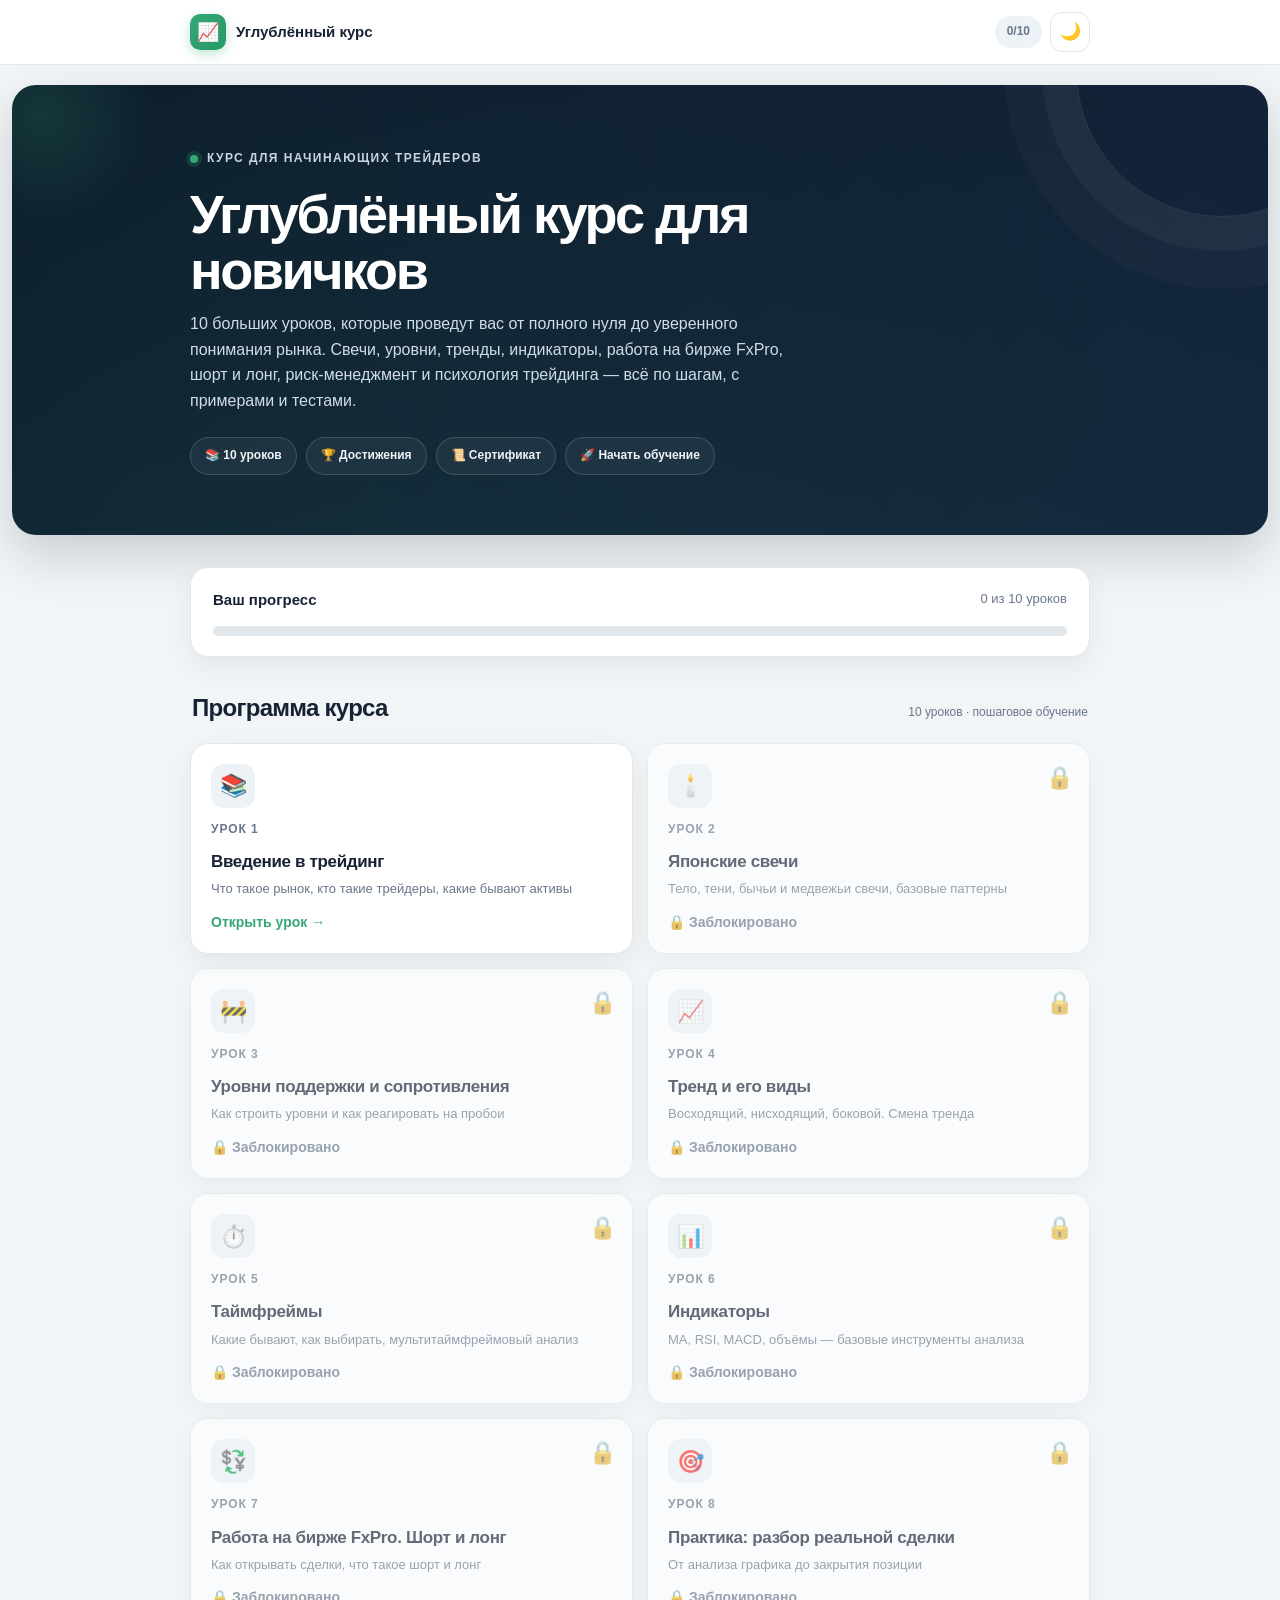
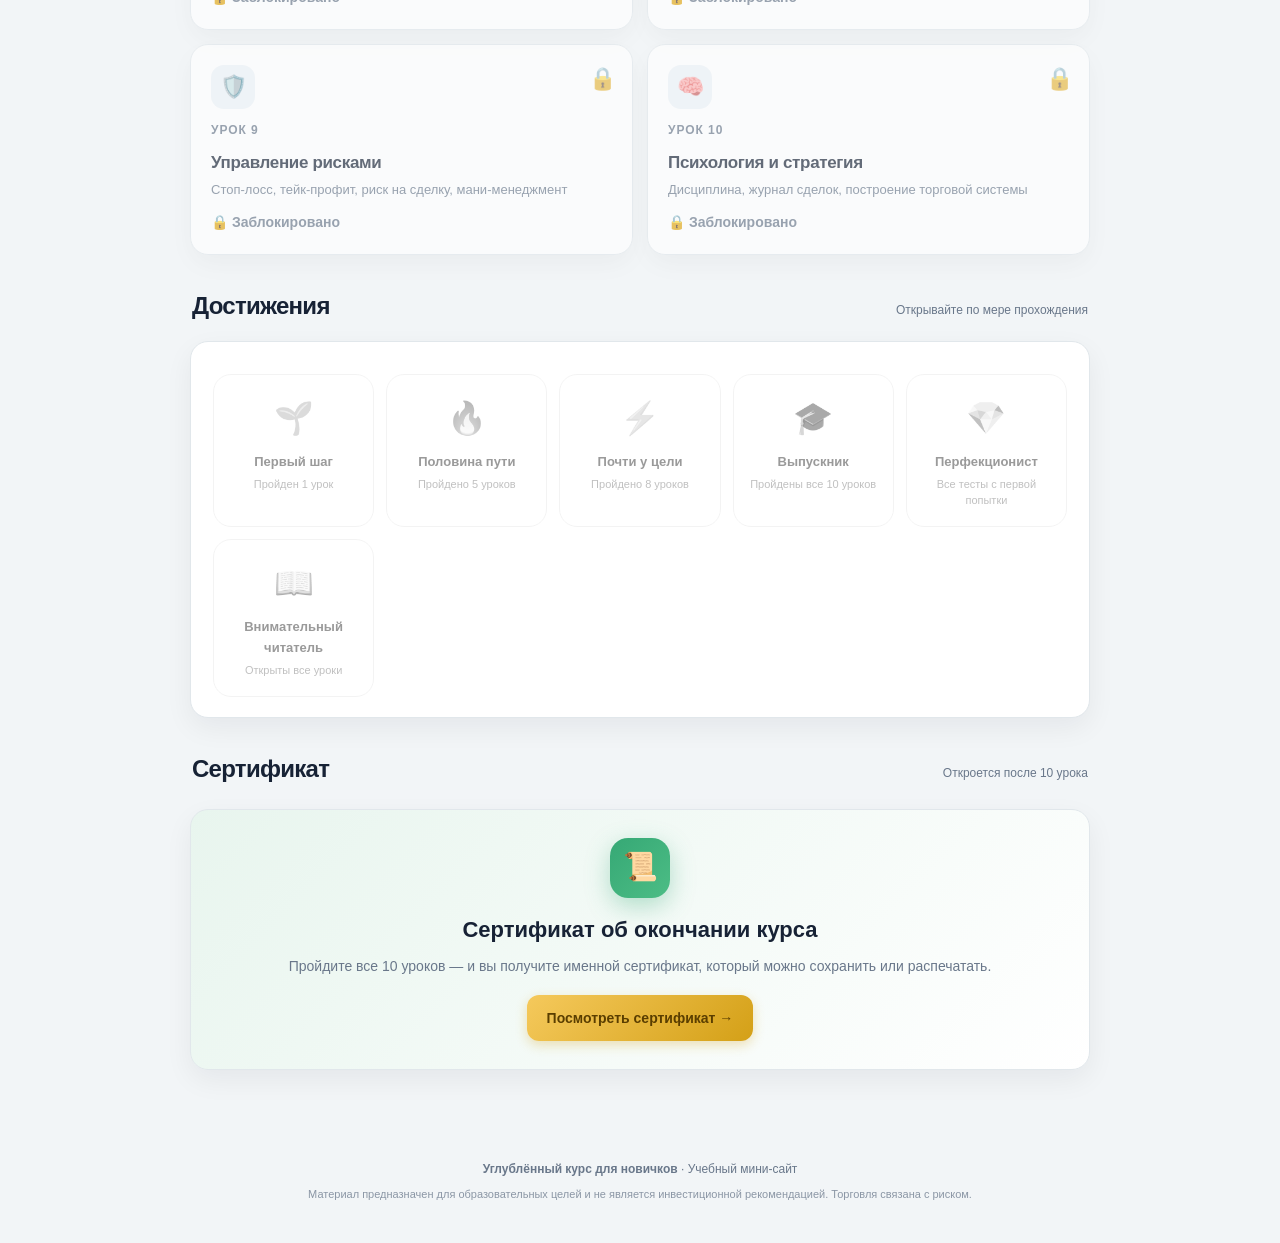
<file: index.html>
<!DOCTYPE html>
<html lang="ru" data-theme="light">
<head>
  <meta charset="UTF-8">
  <meta name="viewport" content="width=device-width, initial-scale=1">
  <meta name="theme-color" content="#0b1728">
  <meta name="description" content="Углублённый курс для новичков — 10 уроков по трейдингу с нуля: свечи, уровни, тренды, работа на бирже FxPro, шорт и лонг, риск-менеджмент.">
  <title>Углублённый курс для новичков</title>

  <link rel="stylesheet" href="css/style.css">
</head>

<body>

  <!-- ============================================
       ВЕРХНЯЯ ПАНЕЛЬ
       ============================================ -->
  <header class="top-bar">
    <div class="container top-bar-inner">
      <a href="index.html" class="top-bar-logo">
        <span class="top-bar-logo-icon">📈</span>
        <span>Углублённый курс</span>
      </a>

      <div class="top-bar-actions">
        <span class="top-bar-progress" id="topBarProgress">0/10</span>
        <button class="theme-toggle" type="button" aria-label="Переключить тему">🌙</button>
      </div>
    </div>
  </header>

  <!-- ============================================
       ШАПКА (HERO)
       ============================================ -->
  <section class="hero">
    <div class="container hero-content">
      <div class="eyebrow">
        <span class="eyebrow-dot"></span>
        Курс для начинающих трейдеров
      </div>

      <h1>Углублённый курс для новичков</h1>

      <p class="hero-description">
        10 больших уроков, которые проведут вас от полного нуля до уверенного понимания рынка.
        Свечи, уровни, тренды, индикаторы, работа на бирже FxPro, шорт и лонг, риск-менеджмент
        и психология трейдинга — всё по шагам, с примерами и тестами.
      </p>

      <div class="hero-tags">
        <a href="#lessons-section">📚 10 уроков</a>
        <a href="#achievements-section">🏆 Достижения</a>
        <a href="#certificate-section">📜 Сертификат</a>
        <a href="#lessons-section">🚀 Начать обучение</a>
      </div>
    </div>
  </section>

  <!-- ============================================
       ОСНОВНОЙ КОНТЕНТ
       ============================================ -->
  <main class="container">

    <!-- Прогресс курса -->
    <section class="progress-card reveal" aria-label="Прогресс курса">
      <div class="progress-top">
        <strong>Ваш прогресс</strong>
        <span id="progressText">0 из 10 уроков</span>
      </div>
      <div class="progress-track">
        <i class="progress-fill" id="progressFill"></i>
      </div>
    </section>

    <!-- Заголовок сетки уроков -->
    <div class="section-heading" id="lessons-section">
      <h2>Программа курса</h2>
      <span>10 уроков · пошаговое обучение</span>
    </div>

    <!-- Сетка 10 уроков -->
    <div class="lessons-grid" id="lessonsGrid">
      <!-- Карточки рендерятся через JS из window.LESSONS_DATA -->
    </div>

    <!-- Заголовок достижений -->
    <div class="section-heading" id="achievements-section">
      <h2>Достижения</h2>
      <span>Открывайте по мере прохождения</span>
    </div>

    <!-- Достижения -->
    <section class="progress-card reveal" aria-label="Достижения">
      <div class="achievements-grid" id="achievementsGrid">
        <!-- Достижения рендерятся через JS -->
      </div>
    </section>

    <!-- Заголовок сертификата -->
    <div class="section-heading" id="certificate-section">
      <h2>Сертификат</h2>
      <span>Откроется после 10 урока</span>
    </div>

    <!-- Блок сертификата -->
    <section class="completion-card reveal" id="certificatePreview">
      <div class="completion-icon">📜</div>
      <h2>Сертификат об окончании курса</h2>
      <p>Пройдите все 10 уроков — и вы получите именной сертификат, который можно сохранить или распечатать.</p>
      <a href="certificate.html" class="btn btn-gold">Посмотреть сертификат →</a>
    </section>

  </main>

  <!-- ============================================
       ПОДВАЛ
       ============================================ -->
  <footer>
    <div class="container">
      <p style="margin:0 0 6px">
        <b>Углублённый курс для новичков</b> · Учебный мини-сайт
      </p>
      <p style="margin:0;font-size:11px;opacity:.75">
        Материал предназначен для образовательных целей и не является инвестиционной рекомендацией.
        Торговля связана с риском.
      </p>
    </div>
  </footer>

  <!-- ============================================
       КНОПКА "НАВЕРХ"
       ============================================ -->
  <button class="scroll-top" id="scrollTop" type="button" aria-label="Наверх">↑</button>

  <!-- ============================================
       ДАННЫЕ УРОКОВ
       ============================================ -->
  <script>
    window.LESSONS_DATA = [
      {
        number: 1,
        icon: "📚",
        title: "Введение в трейдинг",
        subtitle: "Что такое рынок, кто такие трейдеры, какие бывают активы"
      },
      {
        number: 2,
        icon: "🕯️",
        title: "Японские свечи",
        subtitle: "Тело, тени, бычьи и медвежьи свечи, базовые паттерны"
      },
      {
        number: 3,
        icon: "🚧",
        title: "Уровни поддержки и сопротивления",
        subtitle: "Как строить уровни и как реагировать на пробои"
      },
      {
        number: 4,
        icon: "📈",
        title: "Тренд и его виды",
        subtitle: "Восходящий, нисходящий, боковой. Смена тренда"
      },
      {
        number: 5,
        icon: "⏱️",
        title: "Таймфреймы",
        subtitle: "Какие бывают, как выбирать, мультитаймфреймовый анализ"
      },
      {
        number: 6,
        icon: "📊",
        title: "Индикаторы",
        subtitle: "MA, RSI, MACD, объёмы — базовые инструменты анализа"
      },
      {
        number: 7,
        icon: "💱",
        title: "Работа на бирже FxPro. Шорт и лонг",
        subtitle: "Как открывать сделки, что такое шорт и лонг"
      },
      {
        number: 8,
        icon: "🎯",
        title: "Практика: разбор реальной сделки",
        subtitle: "От анализа графика до закрытия позиции"
      },
      {
        number: 9,
        icon: "🛡️",
        title: "Управление рисками",
        subtitle: "Стоп-лосс, тейк-профит, риск на сделку, мани-менеджмент"
      },
      {
        number: 10,
        icon: "🧠",
        title: "Психология и стратегия",
        subtitle: "Дисциплина, журнал сделок, построение торговой системы"
      }
    ];
  </script>

  <!-- ============================================
       ОБЩИЙ СКРИПТ
       ============================================ -->
  <script src="js/script.js"></script>

</body>
</html>
</file>
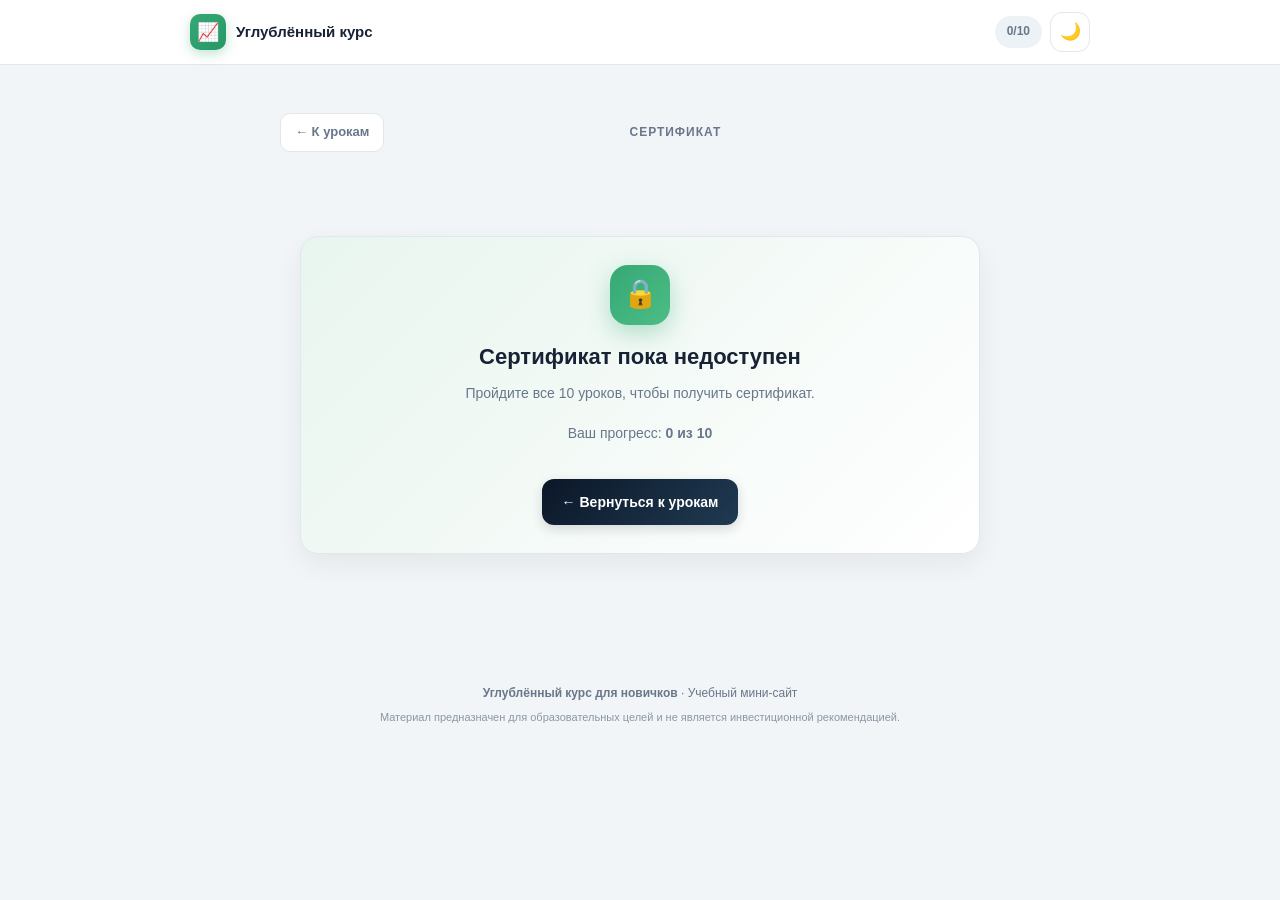
<file: certificate.html>
<!DOCTYPE html>
<html lang="ru" data-theme="light">
<head>
  <meta charset="UTF-8">
  <meta name="viewport" content="width=device-width, initial-scale=1">
  <meta name="theme-color" content="#0b1728">
  <title>Сертификат об окончании курса — Углублённый курс</title>
  <link rel="stylesheet" href="css/style.css">
</head>
<body>

  <header class="top-bar">
    <div class="container top-bar-inner">
      <a href="index.html" class="top-bar-logo">
        <span class="top-bar-logo-icon">📈</span>
        <span>Углублённый курс</span>
      </a>
      <div class="top-bar-actions">
        <span class="top-bar-progress" id="topBarProgress">0/10</span>
        <button class="theme-toggle" type="button" aria-label="Переключить тему">🌙</button>
      </div>
    </div>
  </header>

  <main class="container-narrow">

    <div class="lesson-nav-top">
      <a href="index.html">← К урокам</a>
      <span class="lesson-counter">Сертификат</span>
      <a href="#" style="visibility:hidden">·</a>
    </div>

    <!-- Обёртка сертификата -->
    <div id="certificateWrap" class="certificate-wrap">

      <!-- Содержимое сертификата -->
      <div class="certificate">
        <div class="certificate-label">Сертификат об окончании</div>

        <h1>Углублённый курс для новичков</h1>

        <p class="certificate-subtitle">
          Настоящим подтверждается, что
        </p>

        <div class="certificate-name" id="certName">Студент</div>

        <p class="certificate-text">
          успешно прошёл(ла) полный курс из <b>10 уроков</b> по основам трейдинга:
          японские свечи, уровни поддержки и сопротивления, тренды, таймфреймы,
          индикаторы, работа на бирже FxPro (шорт и лонг), управление рисками
          и психология трейдинга.
        </p>

        <div class="certificate-footer">
          <div class="certificate-signature">
            <strong>Углублённый курс</strong>
            Образовательная платформа
          </div>
          <div class="certificate-date">
            <strong id="certDate">—</strong>
            Дата выдачи
          </div>
        </div>
      </div>

      <!-- Кнопки -->
      <div style="margin-top:28px;display:flex;flex-wrap:wrap;gap:12px;justify-content:center">
        <button type="button" class="btn btn-gold" onclick="window.print()">
          🖨️ Распечатать / Сохранить в PDF
        </button>
        <button type="button" class="btn btn-primary" id="changeNameBtn">
          ✏️ Изменить имя
        </button>
        <a href="index.html" class="btn btn-success">
          ← Вернуться к урокам
        </a>
      </div>

      <p style="margin-top:24px;font-size:12px;color:var(--muted)">
        💡 Совет: чтобы сохранить сертификат в PDF — нажмите «Распечатать»
        и выберите «Сохранить как PDF» в окне печати.
      </p>

    </div>

  </main>

  <footer>
    <div class="container">
      <p style="margin:0 0 6px"><b>Углублённый курс для новичков</b> · Учебный мини-сайт</p>
      <p style="margin:0;font-size:11px;opacity:.75">Материал предназначен для образовательных целей и не является инвестиционной рекомендацией.</p>
    </div>
  </footer>

  <button class="scroll-top" id="scrollTop" type="button" aria-label="Наверх">↑</button>

  <script>
    // Кнопка "Изменить имя"
    document.getElementById("changeNameBtn")?.addEventListener("click", () => {
      const currentName = localStorage.getItem("advanced-course-username-v1");
      const newName = prompt(
        "Введите ваше имя (для сертификата):",
        currentName || ""
      );
      if (newName !== null) {
        localStorage.setItem(
          "advanced-course-username-v1",
          JSON.stringify(newName.trim().substring(0, 40) || "Студент")
        );
        location.reload();
      }
    });
  </script>
  <script src="js/script.js"></script>

</body>
</html>
</file>
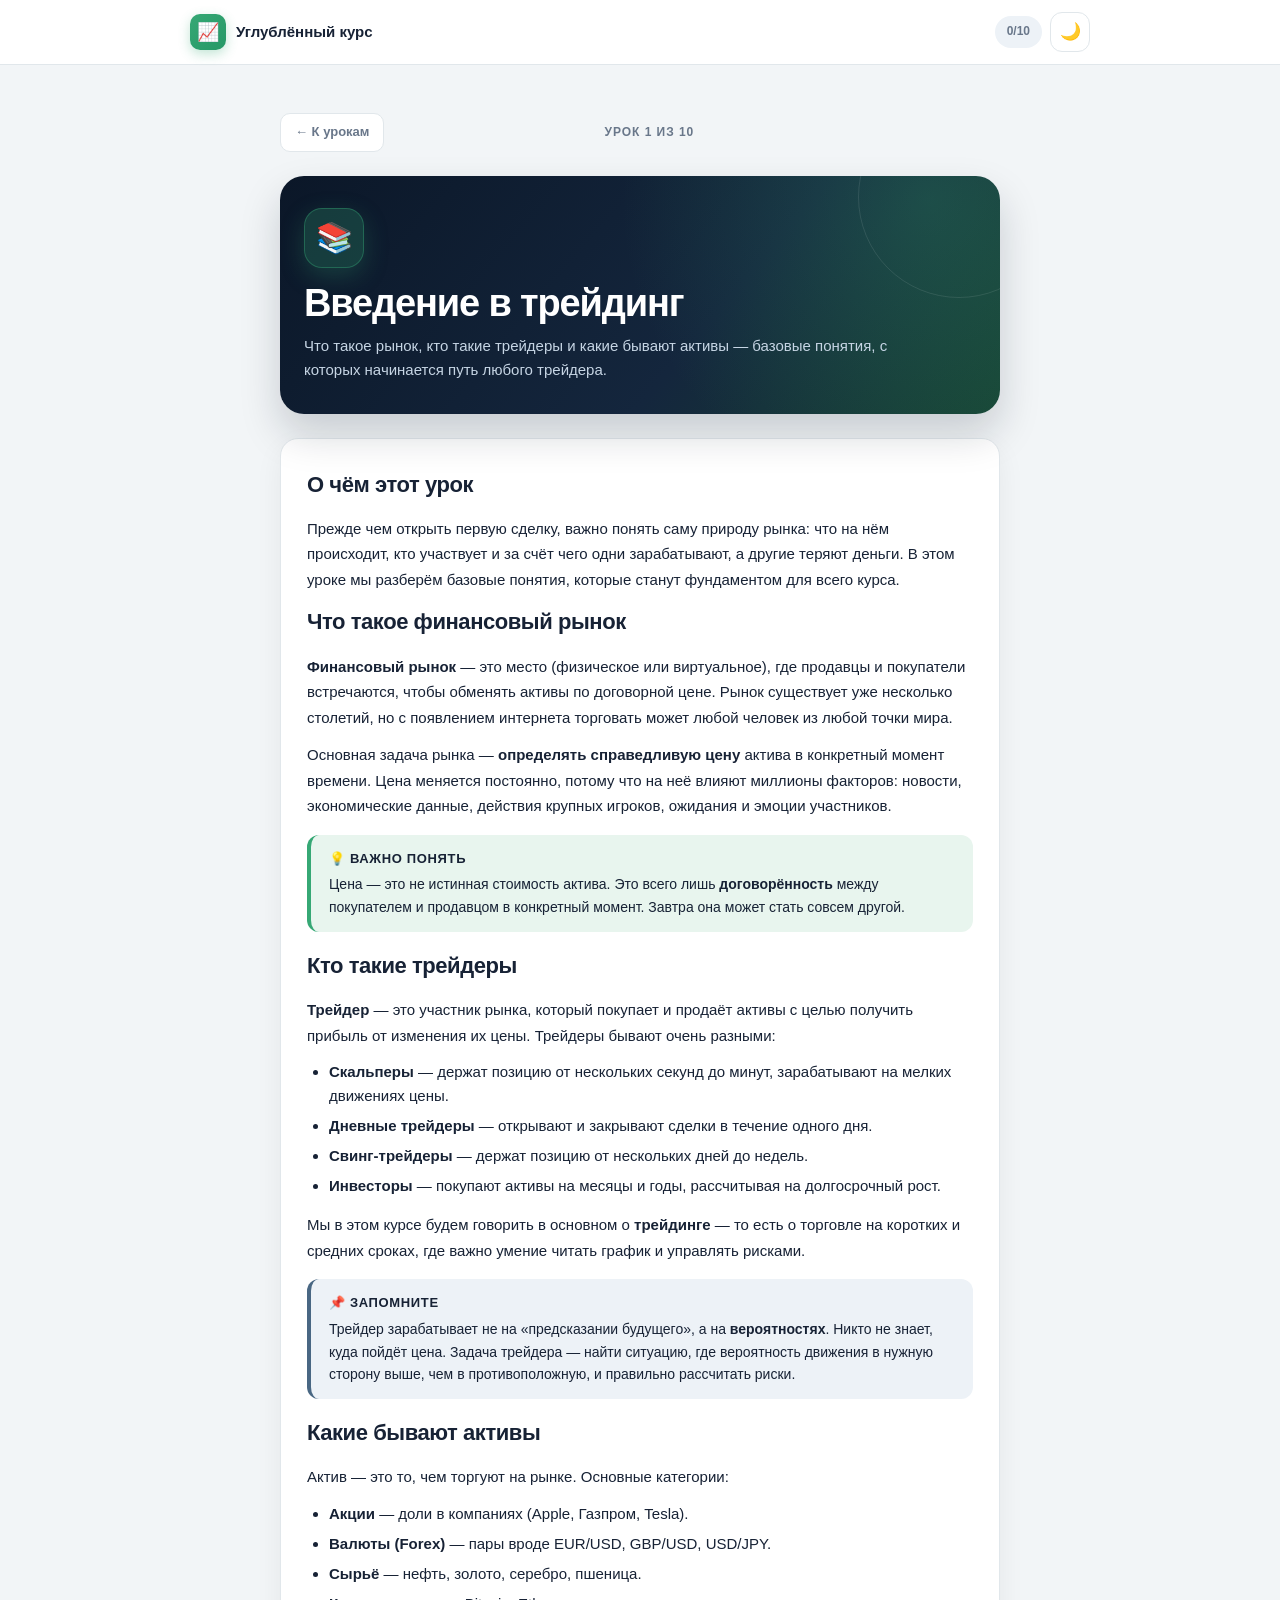
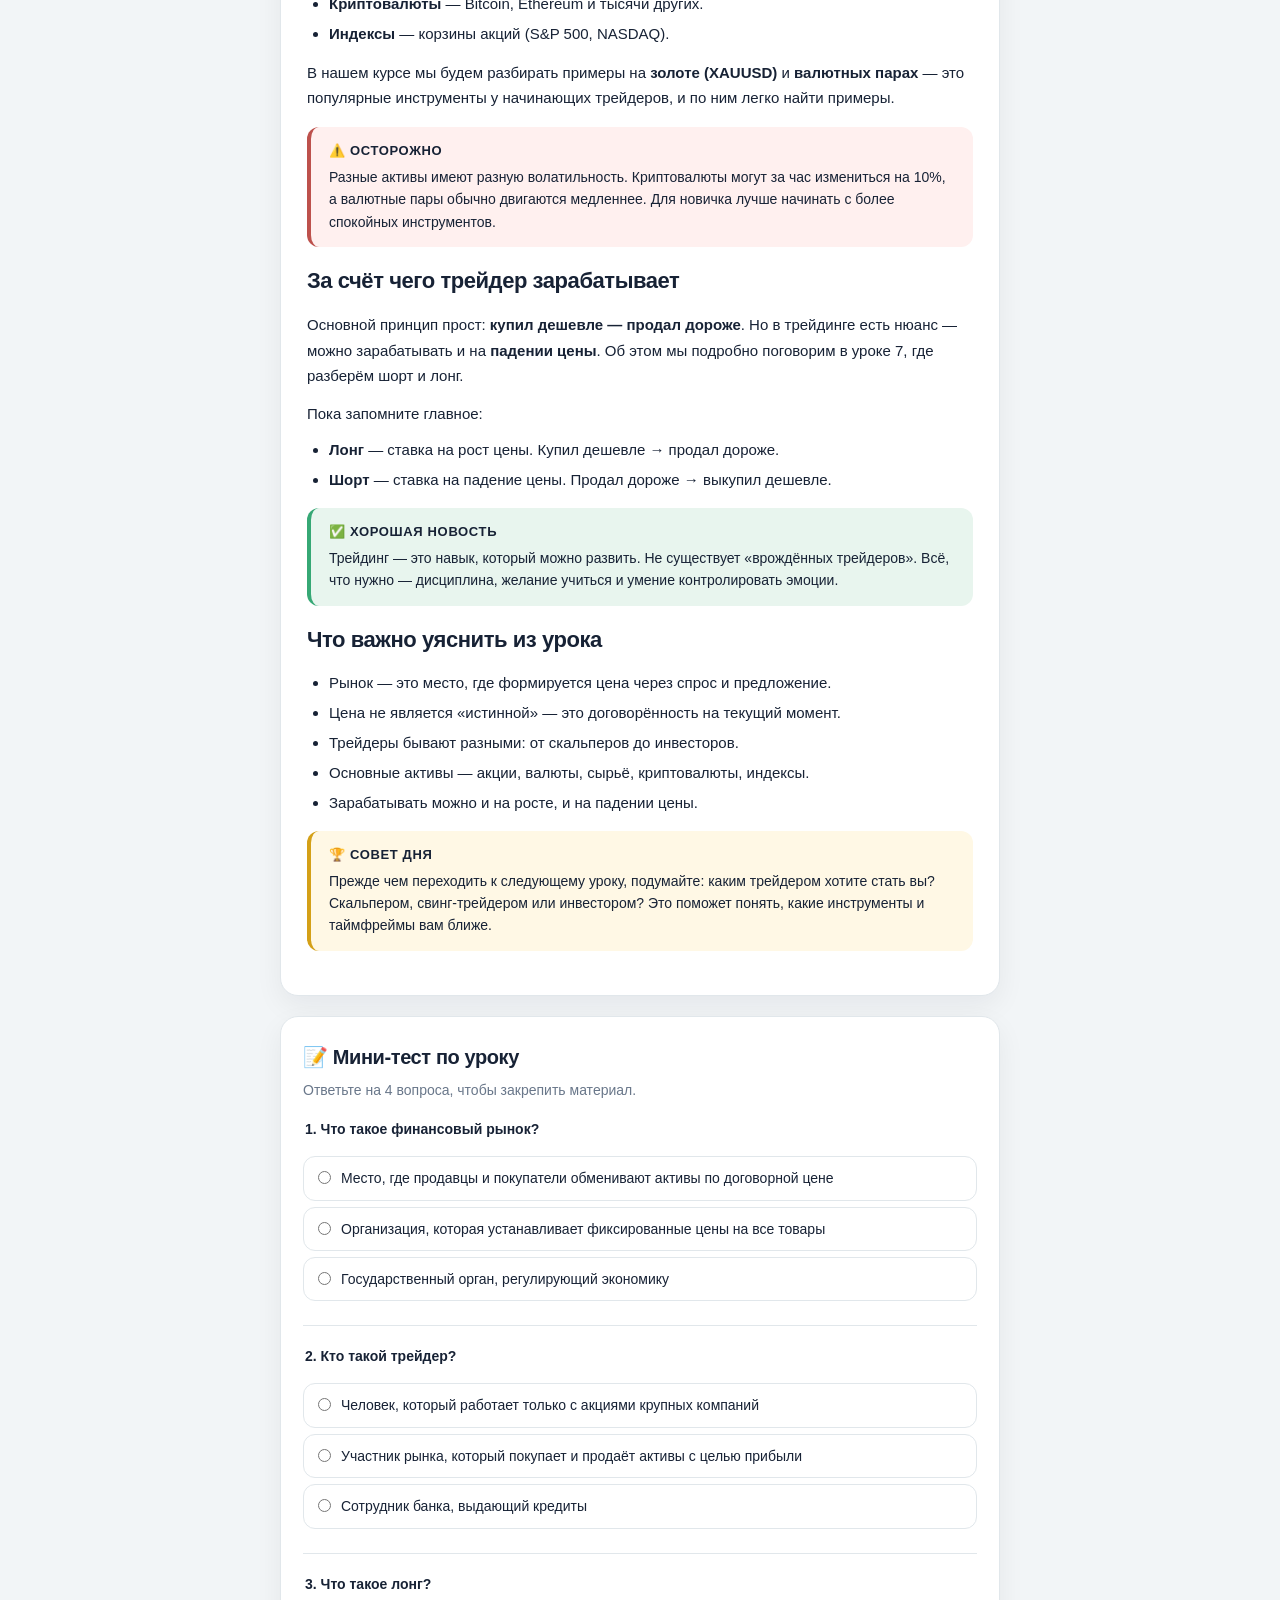
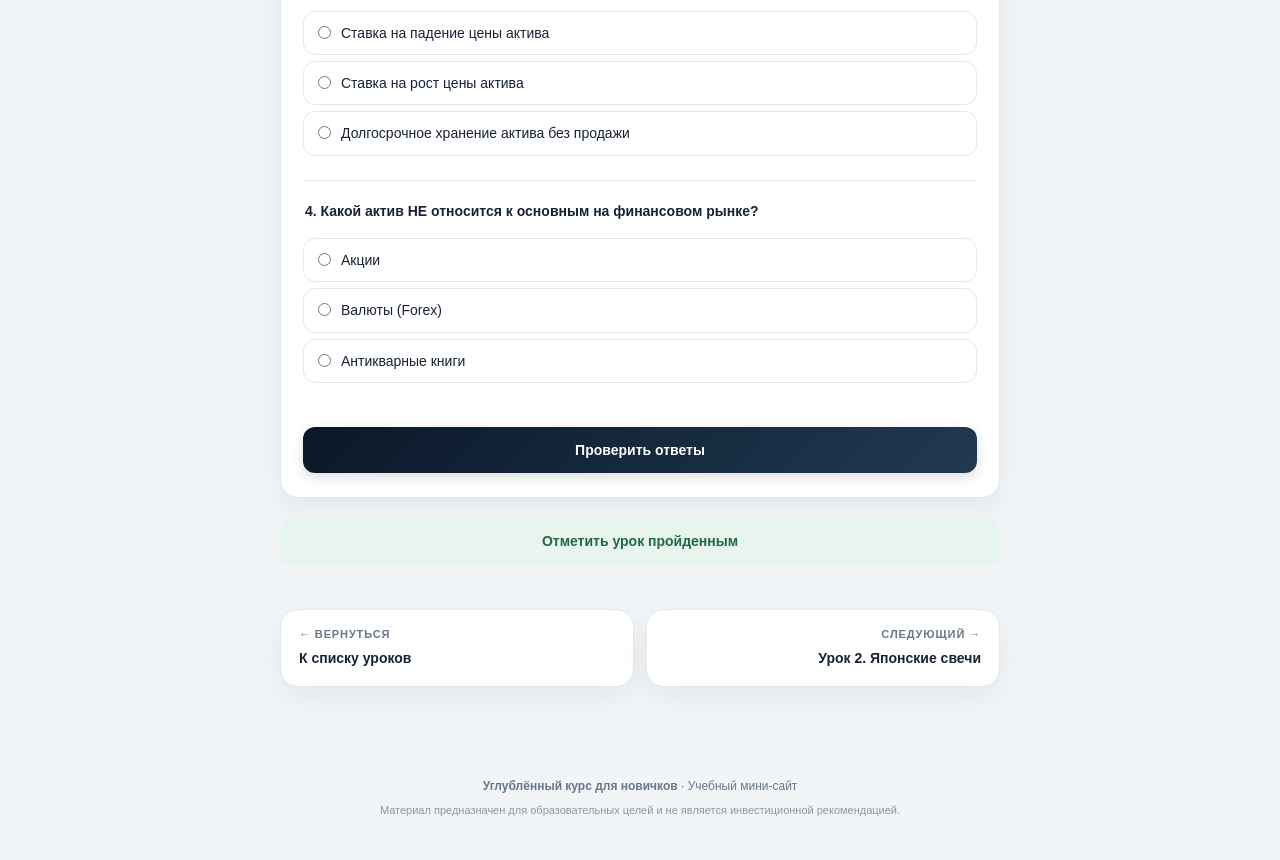
<file: lesson-1.html>
<!DOCTYPE html>
<html lang="ru" data-theme="light">
<head>
  <meta charset="UTF-8">
  <meta name="viewport" content="width=device-width, initial-scale=1">
  <meta name="theme-color" content="#0b1728">
  <meta name="description" content="Урок 1. Введение в трейдинг — что такое рынок, кто такие трейдеры, какие бывают активы.">
  <title>Урок 1. Введение в трейдинг — Углублённый курс</title>

  <link rel="stylesheet" href="css/style.css">
</head>

<body data-lesson-number="1">

  <!-- ============================================
       ВЕРХНЯЯ ПАНЕЛЬ
       ============================================ -->
  <header class="top-bar">
    <div class="container top-bar-inner">
      <a href="index.html" class="top-bar-logo">
        <span class="top-bar-logo-icon">📈</span>
        <span>Углублённый курс</span>
      </a>

      <div class="top-bar-actions">
        <span class="top-bar-progress" id="topBarProgress">0/10</span>
        <button class="theme-toggle" type="button" aria-label="Переключить тему">🌙</button>
      </div>
    </div>
  </header>

  <!-- ============================================
       ОСНОВНОЙ КОНТЕНТ
       ============================================ -->
  <main class="container-narrow">

    <!-- Навигация сверху -->
    <div class="lesson-nav-top">
      <a href="index.html">← К урокам</a>
      <span class="lesson-counter">Урок 1 из 10</span>
      <a href="#" class="next" style="visibility:hidden">Далее →</a>
    </div>

    <!-- Заголовок урока -->
    <div class="lesson-header">
      <div class="lesson-header-icon">📚</div>
      <h1>Введение в трейдинг</h1>
      <p>Что такое рынок, кто такие трейдеры и какие бывают активы — базовые понятия, с которых начинается путь любого трейдера.</p>
    </div>

    <!-- Контент урока -->
    <article class="lesson-content-card">

      <h2>О чём этот урок</h2>
      <p>
        Прежде чем открыть первую сделку, важно понять саму природу рынка: что на нём происходит,
        кто участвует и за счёт чего одни зарабатывают, а другие теряют деньги. В этом уроке
        мы разберём базовые понятия, которые станут фундаментом для всего курса.
      </p>

      <h2>Что такое финансовый рынок</h2>
      <p>
        <b>Финансовый рынок</b> — это место (физическое или виртуальное), где продавцы и покупатели
        встречаются, чтобы обменять активы по договорной цене. Рынок существует уже несколько
        столетий, но с появлением интернета торговать может любой человек из любой точки мира.
      </p>

      <p>
        Основная задача рынка — <b>определять справедливую цену</b> актива в конкретный момент времени.
        Цена меняется постоянно, потому что на неё влияют миллионы факторов: новости, экономические
        данные, действия крупных игроков, ожидания и эмоции участников.
      </p>

      <div class="tip green">
        <span class="tip-title">💡 Важно понять</span>
        Цена — это не истинная стоимость актива. Это всего лишь <b>договорённость</b> между покупателем
        и продавцом в конкретный момент. Завтра она может стать совсем другой.
      </div>

      <h2>Кто такие трейдеры</h2>
      <p>
        <b>Трейдер</b> — это участник рынка, который покупает и продаёт активы с целью получить прибыль
        от изменения их цены. Трейдеры бывают очень разными:
      </p>

      <ul>
        <li><b>Скальперы</b> — держат позицию от нескольких секунд до минут, зарабатывают на мелких движениях цены.</li>
        <li><b>Дневные трейдеры</b> — открывают и закрывают сделки в течение одного дня.</li>
        <li><b>Свинг-трейдеры</b> — держат позицию от нескольких дней до недель.</li>
        <li><b>Инвесторы</b> — покупают активы на месяцы и годы, рассчитывая на долгосрочный рост.</li>
      </ul>

      <p>
        Мы в этом курсе будем говорить в основном о <b>трейдинге</b> — то есть о торговле
        на коротких и средних сроках, где важно умение читать график и управлять рисками.
      </p>

      <div class="tip">
        <span class="tip-title">📌 Запомните</span>
        Трейдер зарабатывает не на «предсказании будущего», а на <b>вероятностях</b>. Никто не знает,
        куда пойдёт цена. Задача трейдера — найти ситуацию, где вероятность движения в нужную сторону
        выше, чем в противоположную, и правильно рассчитать риски.
      </div>

      <h2>Какие бывают активы</h2>
      <p>
        Актив — это то, чем торгуют на рынке. Основные категории:
      </p>

      <ul>
        <li><b>Акции</b> — доли в компаниях (Apple, Газпром, Tesla).</li>
        <li><b>Валюты (Forex)</b> — пары вроде EUR/USD, GBP/USD, USD/JPY.</li>
        <li><b>Сырьё</b> — нефть, золото, серебро, пшеница.</li>
        <li><b>Криптовалюты</b> — Bitcoin, Ethereum и тысячи других.</li>
        <li><b>Индексы</b> — корзины акций (S&P 500, NASDAQ).</li>
      </ul>

      <p>
        В нашем курсе мы будем разбирать примеры на <b>золоте (XAUUSD)</b> и <b>валютных парах</b> — это
        популярные инструменты у начинающих трейдеров, и по ним легко найти примеры.
      </p>

      <div class="tip warning">
        <span class="tip-title">⚠️ Осторожно</span>
        Разные активы имеют разную волатильность. Криптовалюты могут за час измениться на 10%,
        а валютные пары обычно двигаются медленнее. Для новичка лучше начинать с более спокойных
        инструментов.
      </div>

      <h2>За счёт чего трейдер зарабатывает</h2>
      <p>
        Основной принцип прост: <b>купил дешевле — продал дороже</b>. Но в трейдинге есть
        нюанс — можно зарабатывать и на <b>падении цены</b>. Об этом мы подробно поговорим
        в уроке 7, где разберём шорт и лонг.
      </p>

      <p>
        Пока запомните главное:
      </p>

      <ul>
        <li><b>Лонг</b> — ставка на рост цены. Купил дешевле → продал дороже.</li>
        <li><b>Шорт</b> — ставка на падение цены. Продал дороже → выкупил дешевле.</li>
      </ul>

      <div class="tip green">
        <span class="tip-title">✅ Хорошая новость</span>
        Трейдинг — это навык, который можно развить. Не существует «врождённых трейдеров».
        Всё, что нужно — дисциплина, желание учиться и умение контролировать эмоции.
      </div>

      <h2>Что важно уяснить из урока</h2>
      <ul>
        <li>Рынок — это место, где формируется цена через спрос и предложение.</li>
        <li>Цена не является «истинной» — это договорённость на текущий момент.</li>
        <li>Трейдеры бывают разными: от скальперов до инвесторов.</li>
        <li>Основные активы — акции, валюты, сырьё, криптовалюты, индексы.</li>
        <li>Зарабатывать можно и на росте, и на падении цены.</li>
      </ul>

      <div class="tip gold">
        <span class="tip-title">🏆 Совет дня</span>
        Прежде чем переходить к следующему уроку, подумайте: каким трейдером хотите стать вы?
        Скальпером, свинг-трейдером или инвестором? Это поможет понять, какие инструменты
        и таймфреймы вам ближе.
      </div>

    </article>

    <!-- Мини-тест -->
    <section class="quiz-block">
      <h2>📝 Мини-тест по уроку</h2>
      <p class="quiz-intro">Ответьте на 4 вопроса, чтобы закрепить материал.</p>

      <form id="quizForm">
        <fieldset class="quiz-question">
          <legend>1. Что такое финансовый рынок?</legend>
          <label class="answer">
            <input type="radio" name="q1" value="a">
            Место, где продавцы и покупатели обменивают активы по договорной цене
          </label>
          <label class="answer">
            <input type="radio" name="q1" value="b">
            Организация, которая устанавливает фиксированные цены на все товары
          </label>
          <label class="answer">
            <input type="radio" name="q1" value="c">
            Государственный орган, регулирующий экономику
          </label>
        </fieldset>

        <fieldset class="quiz-question">
          <legend>2. Кто такой трейдер?</legend>
          <label class="answer">
            <input type="radio" name="q2" value="a">
            Человек, который работает только с акциями крупных компаний
          </label>
          <label class="answer">
            <input type="radio" name="q2" value="b">
            Участник рынка, который покупает и продаёт активы с целью прибыли
          </label>
          <label class="answer">
            <input type="radio" name="q2" value="c">
            Сотрудник банка, выдающий кредиты
          </label>
        </fieldset>

        <fieldset class="quiz-question">
          <legend>3. Что такое лонг?</legend>
          <label class="answer">
            <input type="radio" name="q3" value="a">
            Ставка на падение цены актива
          </label>
          <label class="answer">
            <input type="radio" name="q3" value="b">
            Ставка на рост цены актива
          </label>
          <label class="answer">
            <input type="radio" name="q3" value="c">
            Долгосрочное хранение актива без продажи
          </label>
        </fieldset>

        <fieldset class="quiz-question">
          <legend>4. Какой актив НЕ относится к основным на финансовом рынке?</legend>
          <label class="answer">
            <input type="radio" name="q4" value="a">
            Акции
          </label>
          <label class="answer">
            <input type="radio" name="q4" value="b">
            Валюты (Forex)
          </label>
          <label class="answer">
            <input type="radio" name="q4" value="c">
            Антикварные книги
          </label>
        </fieldset>

        <button type="submit" class="btn btn-primary btn-block">Проверить ответы</button>

        <div class="quiz-result" id="quizResult" aria-live="polite"></div>

        <button type="button" class="btn btn-success btn-block" id="retryQuizBtn" style="display:none;margin-top:10px">
          Попробовать ещё раз
        </button>
      </form>
    </section>

    <!-- Кнопка "Отметить пройденным" -->
    <button type="button" class="btn btn-success btn-block" id="completeBtn" style="margin-bottom:20px">
      Отметить урок пройденным
    </button>

    <!-- Навигация снизу -->
    <div class="lesson-nav-bottom">
      <a href="index.html">
        <small>← Вернуться</small>
        <strong>К списку уроков</strong>
      </a>
      <a href="lesson-2.html" class="next">
        <small>Следующий →</small>
        <strong>Урок 2. Японские свечи</strong>
      </a>
    </div>

  </main>

  <!-- ============================================
       ПОДВАЛ
       ============================================ -->
  <footer>
    <div class="container">
      <p style="margin:0 0 6px">
        <b>Углублённый курс для новичков</b> · Учебный мини-сайт
      </p>
      <p style="margin:0;font-size:11px;opacity:.75">
        Материал предназначен для образовательных целей и не является инвестиционной рекомендацией.
      </p>
    </div>
  </footer>

  <!-- Кнопка "Наверх" -->
  <button class="scroll-top" id="scrollTop" type="button" aria-label="Наверх">↑</button>

  <!-- ============================================
       ПРАВИЛЬНЫЕ ОТВЕТЫ ТЕСТА
       ============================================ -->
  <script>
    window.QUIZ_ANSWERS = {
      q1: "a",
      q2: "b",
      q3: "b",
      q4: "c"
    };
  </script>

  <!-- ОБЩИЙ СКРИПТ -->
  <script src="js/script.js"></script>

</body>
</html>
</file>
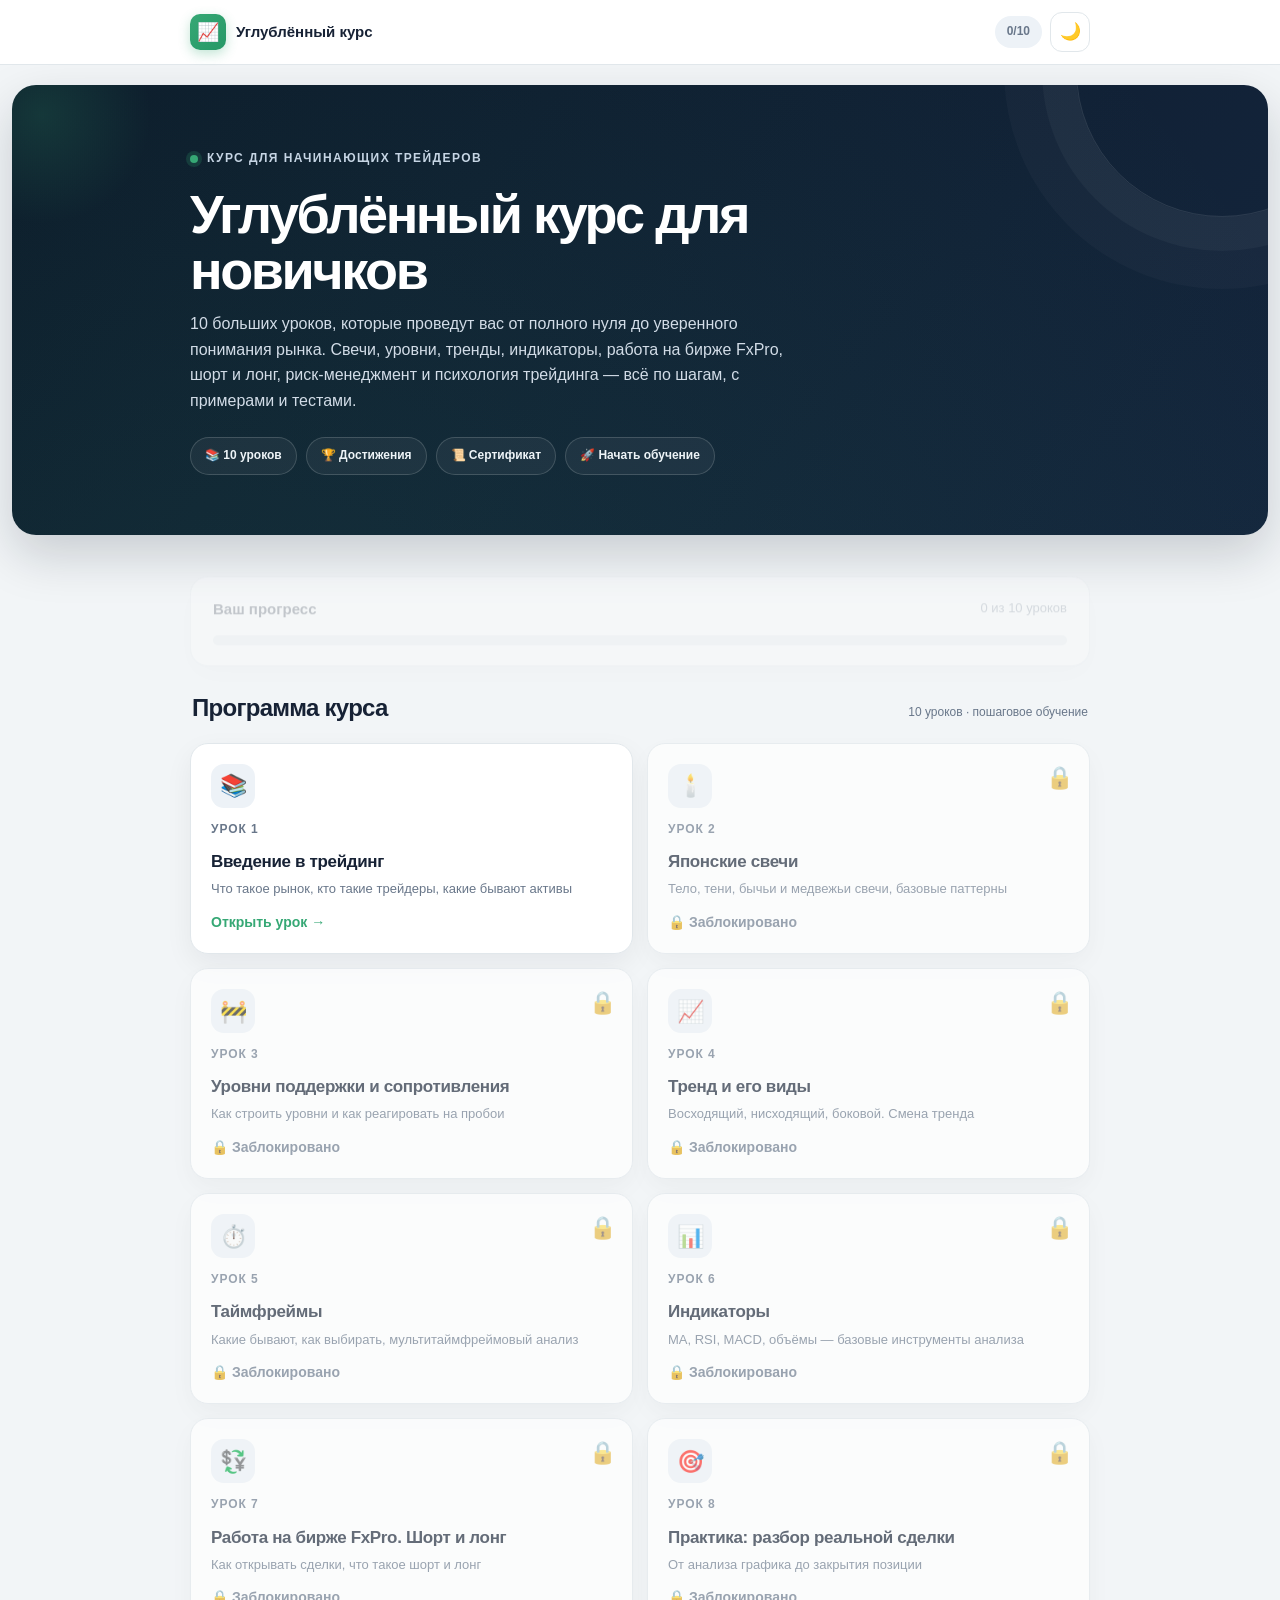
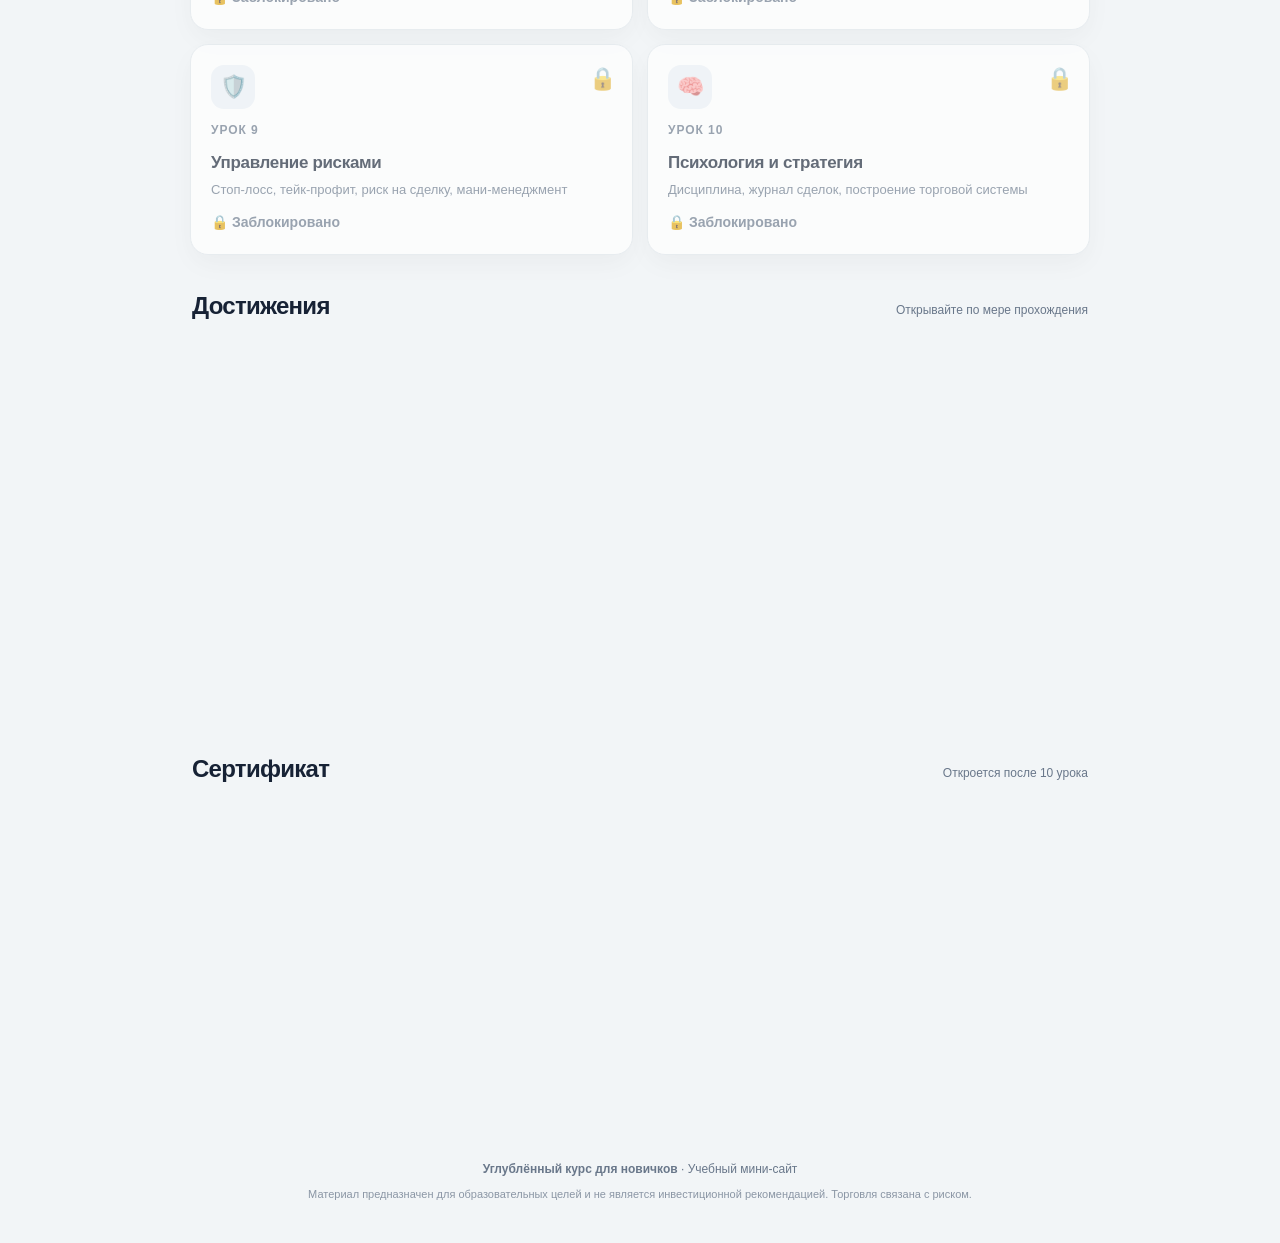
<file: lesson-10.html>
<!DOCTYPE html>
<html lang="ru" data-theme="light">
<head>
  <meta charset="UTF-8">
  <meta name="viewport" content="width=device-width, initial-scale=1">
  <meta name="theme-color" content="#0b1728">
  <title>Урок 10. Психология и стратегия — Углублённый курс</title>
  <link rel="stylesheet" href="css/style.css">
</head>
<body data-lesson-number="10">

  <header class="top-bar">
    <div class="container top-bar-inner">
      <a href="index.html" class="top-bar-logo">
        <span class="top-bar-logo-icon">📈</span>
        <span>Углублённый курс</span>
      </a>
      <div class="top-bar-actions">
        <span class="top-bar-progress" id="topBarProgress">0/10</span>
        <button class="theme-toggle" type="button" aria-label="Переключить тему">🌙</button>
      </div>
    </div>
  </header>

  <main class="container-narrow">

    <div class="lesson-nav-top">
      <a href="lesson-9.html">← Урок 9</a>
      <span class="lesson-counter">Урок 10 из 10</span>
      <a href="certificate.html" class="next">К сертификату →</a>
    </div>

    <div class="lesson-header">
      <div class="lesson-header-icon">🧠</div>
      <h1>Психология и стратегия</h1>
      <p>Дисциплина, журнал сделок и построение торговой системы. Финальный урок курса.</p>
    </div>

    <article class="lesson-content-card">

      <h2>Почему психология важнее анализа</h2>
      <p>
        Исследования показывают: 90% трейдеров теряют деньги не из-за плохого анализа,
        а из-за <b>эмоций</b>. Страх, жадность, желание отыграться — это то, что разрушает
        депозиты. Управлять эмоциями — главный навык успешного трейдера.
      </p>

      <h2>Главные эмоции в трейдинге</h2>

      <h3>Страх</h3>
      <p>
        Мешает открыть сделку по сигналу или заставляет закрыть прибыльную позицию раньше
        времени. Лечится <b>дисциплиной</b> и чётким планом.
      </p>

      <h3>Жадность</h3>
      <p>
        Заставляет увеличивать риск, не фиксировать прибыль, открывать больше сделок.
        Лечится правилами мани-менеджмента.
      </p>

      <h3>Желание отыграться</h3>
      <p>
        После убытка хочется «вернуть всё назад» одной сделкой. Это приводит к ещё большим
        потерям. После убытка — пауза.
      </p>

      <h3>Самоуверенность</h3>
      <p>
        После серии прибыльных сделок кажется, что «теперь я знаю всё». Это опасное
        состояние, часто ведущее к крупным убыткам.
      </p>

      <div class="tip green">
        <span class="tip-title">💡 Правило</span>
        Рынок не знает, что вы «должны» отыграть убыток. Ему всё равно. Ваша задача —
        следовать плану, а не эмоциям.
      </div>

      <h2>Дисциплина</h2>
      <p>
        Дисциплина — это способность следовать своему торговому плану без отклонений.
        Это тренируемый навык. Простые правила:
      </p>
      <ul>
        <li>Торгуйте только по сигналу вашей стратегии.</li>
        <li>Никогда не открывайте сделку «на эмоциях».</li>
        <li>Всегда ставьте стоп-лосс.</li>
        <li>Ведите журнал каждой сделки.</li>
        <li>Не торгуйте, когда устали или раздражены.</li>
      </ul>

      <h2>Журнал сделок</h2>
      <p>
        Это главный инструмент самообучения. В журнале фиксируется:
      </p>
      <ul>
        <li>Дата, инструмент, направление (лонг/шорт).</li>
        <li>Цена входа, стоп-лосс, тейк-профит.</li>
        <li>Результат сделки (прибыль/убыток в пунктах и деньгах).</li>
        <li>Причина входа (какой был сигнал).</li>
        <li>Эмоции во время сделки.</li>
      </ul>
      <p>
        Через 100 сделок вы увидите статистику: в каких сетапах вы зарабатываете, а в каких
        теряете. Это бесценная информация.
      </p>

      <h2>Построение торговой системы</h2>
      <p>Хорошая торговая система отвечает на 5 вопросов:</p>
      <ol>
        <li><b>Когда входить?</b> — какой сигнал?</li>
        <li><b>Где стоп-лосс?</b> — какой риск?</li>
        <li><b>Где тейк-профит?</b> — какая цель?</li>
        <li><b>Какой размер позиции?</b> — сколько лотов?</li>
        <li><b>Когда не торговать?</b> — в каких условиях пропускать сделку?</li>
      </ol>

      <div class="tip warning">
        <span class="tip-title">⚠️ Главная ошибка новичка</span>
        Прыгать со стратегии на стратегию, не доведя ни одну до результата. Выберите одну
        стратегию, протестируйте на истории 100+ сделок, поторгуйте на демо 1–2 месяца.
        Только потом переходите на реал.
      </div>

      <h2>Три стадии трейдера</h2>
      <ol>
        <li><b>Новичок</b> — учится, теряет, делает ошибки. Это нормально.</li>
        <li><b>Продвинутый</b> — есть стратегия, но эмоции мешают. Результаты нестабильны.</li>
        <li><b>Профессионал</b> — есть система, дисциплина, стабильный результат.</li>
      </ol>
      <p>
        Переход с 1-й на 3-ю стадию занимает обычно <b>1–3 года</b>. Не торопитесь.
      </p>

      <div class="tip gold">
        <span class="tip-title">🏆 Совет дня</span>
        Заведите тетрадь или таблицу для журнала сделок. Начните прямо сегодня — даже
        на демо. Через месяц вы удивитесь, сколько полезного увидите в своей статистике.
      </div>

      <h2>Что важно уяснить из урока</h2>
      <ul>
        <li>Психология — 80% успеха трейдера.</li>
        <li>Дисциплина тренируется.</li>
        <li>Журнал сделок — главный инструмент роста.</li>
        <li>Торговая система отвечает на 5 вопросов.</li>
        <li>Путь до профессионала — 1–3 года.</li>
      </ul>

      <div class="tip green">
        <span class="tip-title">🎓 Поздравляем!</span>
        Вы прошли все 10 уроков Углублённого курса. Теперь у вас есть база для дальнейшего
        развития. Не останавливайтесь — продолжайте практиковаться, вести журнал и
        совершенствовать стратегию. Удачи!
      </div>

    </article>

    <section class="quiz-block">
      <h2>📝 Финальный тест</h2>
      <p class="quiz-intro">Ответьте на 4 вопроса. Это последний тест курса!</p>

      <form id="quizForm">
        <fieldset class="quiz-question">
          <legend>1. Что важнее в трейдинге?</legend>
          <label class="answer"><input type="radio" name="q1" value="a"> Хороший анализ</label>
          <label class="answer"><input type="radio" name="q1" value="b"> Дисциплина и психология</label>
          <label class="answer"><input type="radio" name="q1" value="c"> Большой депозит</label>
        </fieldset>

        <fieldset class="quiz-question">
          <legend>2. Зачем нужен журнал сделок?</legend>
          <label class="answer"><input type="radio" name="q2" value="a"> Для самообучения и статистики</label>
          <label class="answer"><input type="radio" name="q2" value="b"> Для налоговой</label>
          <label class="answer"><input type="radio" name="q2" value="c"> Это не нужно</label>
        </fieldset>

        <fieldset class="quiz-question">
          <legend>3. Сколько вопросов должна отвечать торговая система?</legend>
          <label class="answer"><input type="radio" name="q3" value="a"> 1</label>
          <label class="answer"><input type="radio" name="q3" value="b"> 5</label>
          <label class="answer"><input type="radio" name="q3" value="c"> 20</label>
        </fieldset>

        <fieldset class="quiz-question">
          <legend>4. Сколько времени в среднем занимает путь до профессионала?</legend>
          <label class="answer"><input type="radio" name="q4" value="a"> 1 месяц</label>
          <label class="answer"><input type="radio" name="q4" value="b"> 1–3 года</label>
          <label class="answer"><input type="radio" name="q4" value="c"> 10 лет</label>
        </fieldset>

        <button type="submit" class="btn btn-primary btn-block">Завершить курс</button>
        <div class="quiz-result" id="quizResult" aria-live="polite"></div>
        <button type="button" class="btn btn-success btn-block" id="retryQuizBtn" style="display:none;margin-top:10px">Попробовать ещё раз</button>
      </form>
    </section>

    <button type="button" class="btn btn-success btn-block" id="completeBtn" style="margin-bottom:20px">Завершить курс</button>

    <div class="lesson-nav-bottom">
      <a href="lesson-9.html">
        <small>← Предыдущий</small>
        <strong>Урок 9. Управление рисками</strong>
      </a>
      <a href="certificate.html" class="next">
        <small>Финал →</small>
        <strong>Получить сертификат</strong>
      </a>
    </div>

  </main>

  <footer>
    <div class="container">
      <p style="margin:0 0 6px"><b>Углублённый курс для новичков</b> · Учебный мини-сайт</p>
      <p style="margin:0;font-size:11px;opacity:.75">Материал предназначен для образовательных целей и не является инвестиционной рекомендацией.</p>
    </div>
  </footer>

  <button class="scroll-top" id="scrollTop" type="button" aria-label="Наверх">↑</button>

  <script>
    window.QUIZ_ANSWERS = { q1: "b", q2: "a", q3: "b", q4: "b" };
  </script>
  <script src="js/script.js"></script>

</body>
</html>
</file>
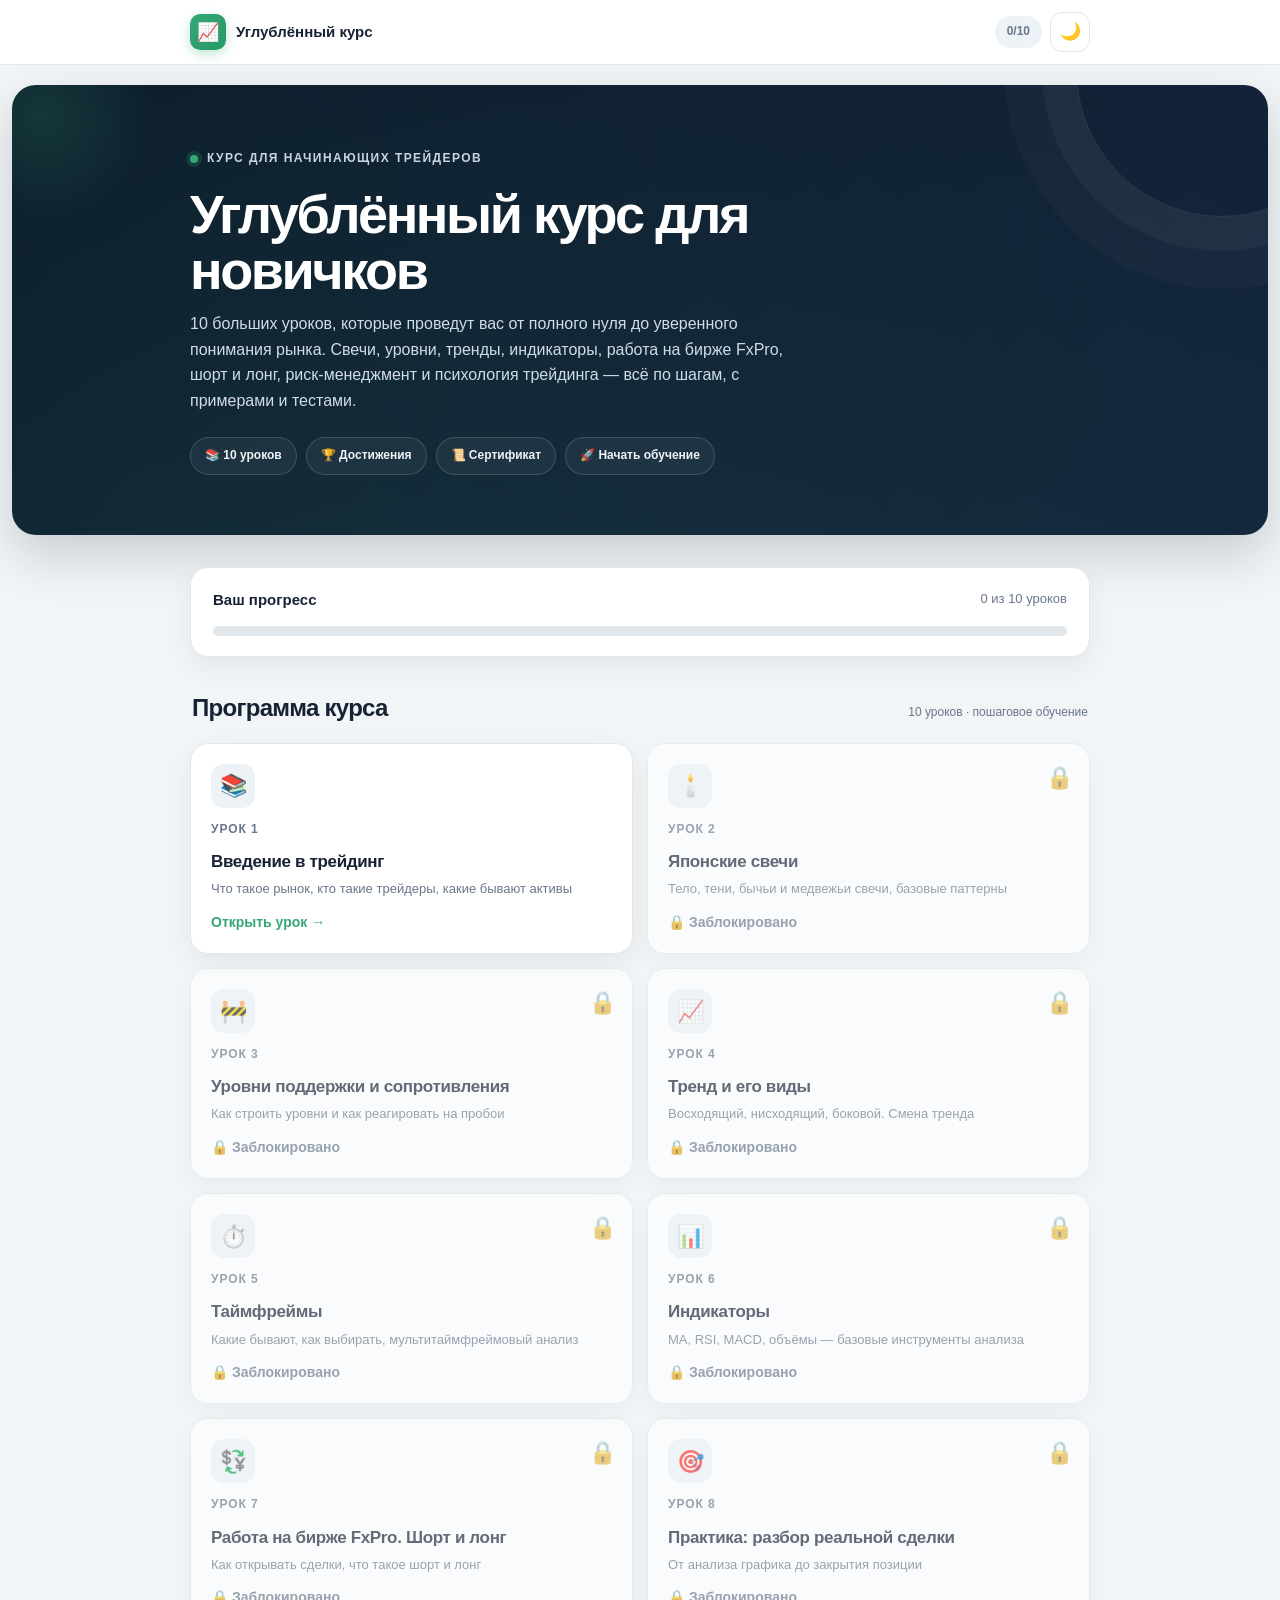
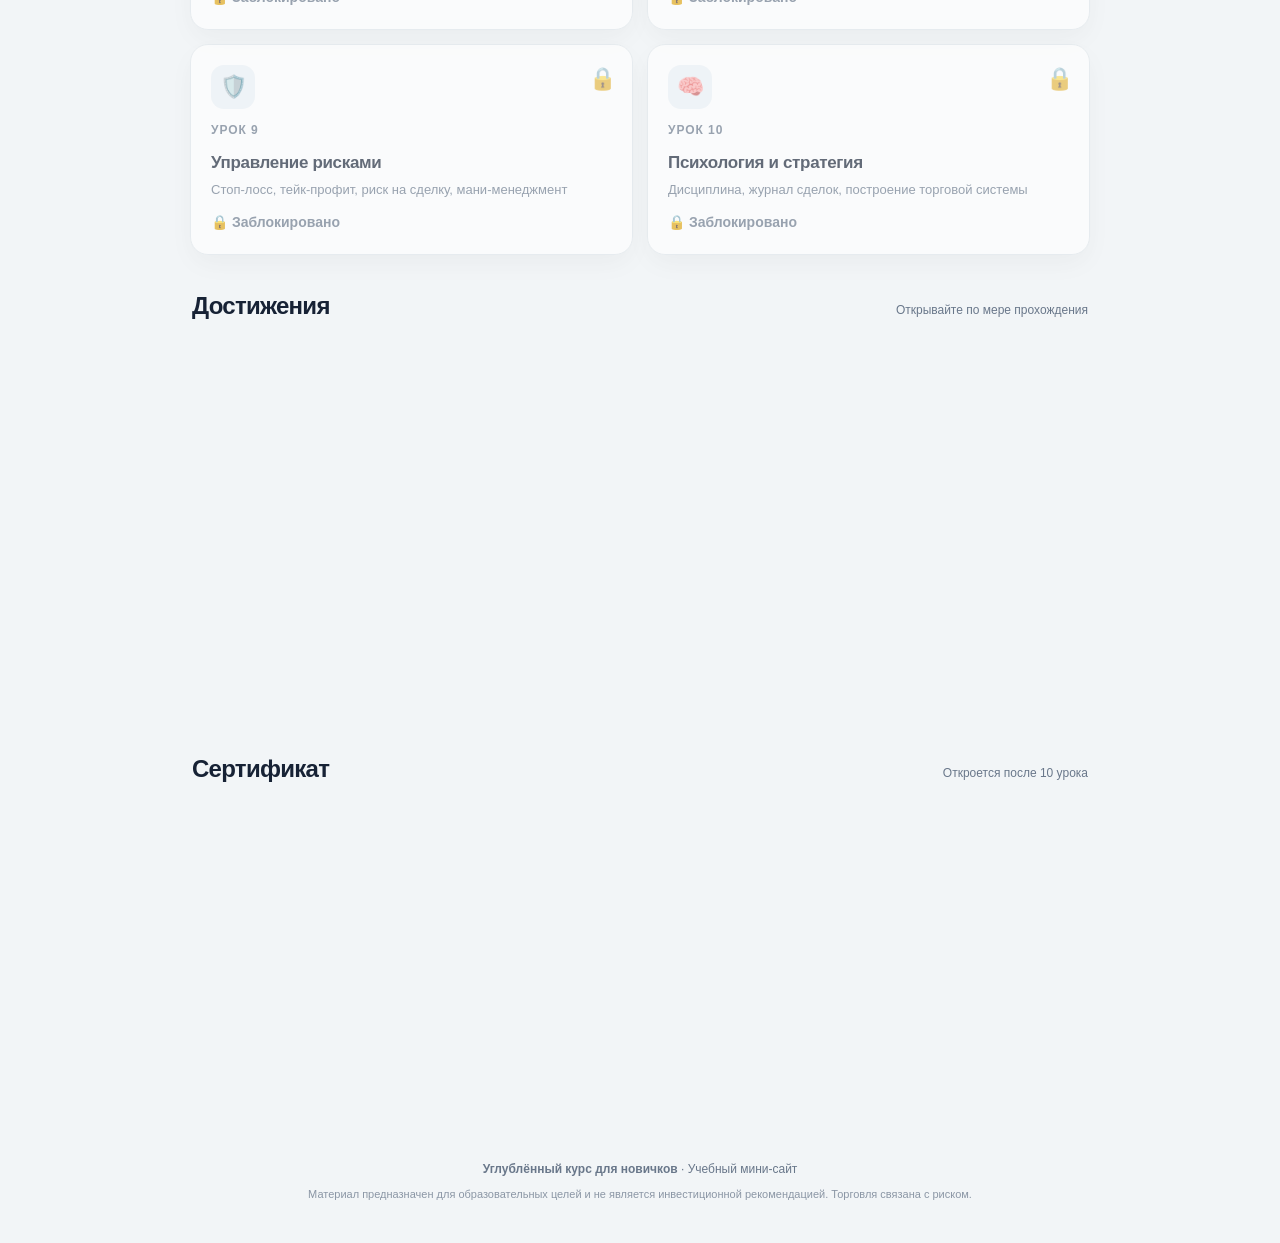
<file: lesson-2.html>
<!DOCTYPE html>
<html lang="ru" data-theme="light">
<head>
  <meta charset="UTF-8">
  <meta name="viewport" content="width=device-width, initial-scale=1">
  <meta name="theme-color" content="#0b1728">
  <meta name="description" content="Урок 2. Японские свечи — тело, тени, бычьи и медвежьи свечи, базовые паттерны.">
  <title>Урок 2. Японские свечи — Углублённый курс</title>
  <link rel="stylesheet" href="css/style.css">
</head>
<body data-lesson-number="2">

  <header class="top-bar">
    <div class="container top-bar-inner">
      <a href="index.html" class="top-bar-logo">
        <span class="top-bar-logo-icon">📈</span>
        <span>Углублённый курс</span>
      </a>
      <div class="top-bar-actions">
        <span class="top-bar-progress" id="topBarProgress">0/10</span>
        <button class="theme-toggle" type="button" aria-label="Переключить тему">🌙</button>
      </div>
    </div>
  </header>

  <main class="container-narrow">

    <div class="lesson-nav-top">
      <a href="lesson-1.html">← Урок 1</a>
      <span class="lesson-counter">Урок 2 из 10</span>
      <a href="lesson-3.html" class="next">Далее →</a>
    </div>

    <div class="lesson-header">
      <div class="lesson-header-icon">🕯️</div>
      <h1>Японские свечи</h1>
      <p>Тело, тени, бычьи и медвежьи свечи — базовый язык любого графика. Без этого навыка нельзя читать рынок.</p>
    </div>

    <article class="lesson-content-card">

      <h2>Что такое японская свеча</h2>
      <p>
        <b>Японская свеча</b> — это графический элемент, который показывает движение цены за
        определённый период времени. Одна свеча = один интервал (5 минут, 1 час, 1 день — зависит
        от таймфрейма, о котором поговорим в уроке 5).
      </p>

      <p>
        Свеча состоит из двух частей: <b>тела</b> и <b>теней</b> (их ещё называют «фитилями»).
        Тело показывает, где открылась и закрылась цена. Тени — где цена была в моменте
        максимума и минимума.
      </p>

      <h2>Анатомия свечи</h2>
      <p>У каждой свечи есть 4 ключевые цены:</p>

      <ul>
        <li><b>Open (открытие)</b> — цена, с которой начался период.</li>
        <li><b>Close (закрытие)</b> — цена, которой закончился период.</li>
        <li><b>High (максимум)</b> — самая высокая цена за период.</li>
        <li><b>Low (минимум)</b> — самая низкая цена за период.</li>
      </ul>

      <p>
        <b>Тело свечи</b> — это прямоугольник между Open и Close.<br>
        <b>Верхняя тень</b> — отрезок от максимума до верхней части тела.<br>
        <b>Нижняя тень</b> — отрезок от минимума до нижней части тела.
      </p>

      <div class="lesson-image-wrap">
        <img src="images/course-1.jpg"
             alt="Анатомия японской свечи: H, C, O, L, тело и тени"
             loading="lazy"
             onerror="this.parentElement.style.display='none'">
        <div class="lesson-image-caption">Анатомия свечи: тело, верхняя и нижняя тени, максимум и минимум</div>
      </div>

      <h2>Бычья и медвежья свеча</h2>
      <p>
        Свечи бывают двух цветов:
      </p>

      <ul>
        <li><b>Бычья (зелёная)</b> — Close выше Open. Цена выросла за период. Покупатели победили.</li>
        <li><b>Медвежья (красная)</b> — Close ниже Open. Цена упала за период. Продавцы победили.</li>
      </ul>

      <div class="tip green">
        <span class="tip-title">💡 Запомните</span>
        Цвет свечи — это не просто «красиво». Это <b>результат борьбы</b> между покупателями
        и продавцами за конкретный период. Чем больше тело — тем сильнее была одна из сторон.
      </div>

      <h2>Что говорят размеры свечи</h2>
      <p>Размер тела и теней — важная информация:</p>

      <ul>
        <li><b>Длинное тело, короткие тени</b> — сильное движение в одну сторону. Тренд уверенный.</li>
        <li><b>Маленькое тело, длинные тени</b> — неопределённость. Борьба равная, возможен разворот.</li>
        <li><b>Длинная верхняя тень</b> — покупатели пытались поднять цену, но продавцы отбили.</li>
        <li><b>Длинная нижняя тень</b> — продавцы пытались уронить цену, но покупатели откупили.</li>
        <li><b>Доджи (почти без тела)</b> — полное равновесие, часто сигнал разворота.</li>
      </ul>

      <div class="tip warning">
        <span class="tip-title">⚠️ Важно</span>
        Одна свеча — это ещё не сигнал. Смотрите <b>контекст</b>: где находится свеча,
        что было до неё, у какого уровня. Об этом подробно в следующих уроках.
      </div>

      <h2>Базовые свечные паттерны</h2>
      <p>
        Паттерн — это комбинация 1–3 свечей, которая с высокой вероятностью указывает
        на дальнейшее движение. Разберём самые популярные:
      </p>

      <h3>1. Молот (Hammer)</h3>
      <p>
        Маленькое тело сверху, длинная нижняя тень. Появляется после падения — сигнал
        возможного разворота вверх. Покупатели откупили цену с минимума.
      </p>

      <div class="lesson-image-wrap">
        <img src="images/course-2.jpg"
             alt="Паттерн Молот (Hammer)"
             loading="lazy"
             onerror="this.parentElement.style.display='none'">
        <div class="lesson-image-caption">Молот (Hammer) — сигнал разворота вверх после падения</div>
      </div>

      <h3>2. Повешенный (Hanging Man)</h3>
      <p>
        Та же форма, что у молота, но появляется <b>после роста</b>. Сигнал возможного
        разворота вниз.
      </p>

      <div class="lesson-image-wrap">
        <img src="images/course-3.jpg"
             alt="Паттерн Повешенный (Hanging Man)"
             loading="lazy"
             onerror="this.parentElement.style.display='none'">
        <div class="lesson-image-caption">Повешенный (Hanging Man) — сигнал разворота вниз после роста</div>
      </div>

      <h3>3. Поглощение (Engulfing)</h3>
      <p>
        Две свечи: вторая полностью перекрывает тело первой. <b>Бычье поглощение</b> —
        зелёная свеча поглощает красную (сигнал вверх). <b>Медвежье поглощение</b> —
        наоборот.
      </p>

      <div class="lesson-image-wrap">
        <img src="images/course-4.jpg"
             alt="Паттерн Поглощение: бычье и медвежье"
             loading="lazy"
             onerror="this.parentElement.style.display='none'">
        <div class="lesson-image-caption">Поглощение: бычье (слева) и медвежье (справа)</div>
      </div>

      <h3>4. Доджи (Doji)</h3>
      <p>
        Тело почти отсутствует, тени с обеих сторон. Рынок в нерешительности. Часто
        появляется перед сильным движением.
      </p>

      <div class="lesson-image-wrap">
        <img src="images/course-5.jpg"
             alt="Паттерн Доджи (Doji)"
             loading="lazy"
             onerror="this.parentElement.style.display='none'">
        <div class="lesson-image-caption">Доджи (Doji) — нерешительность рынка перед сильным движением</div>
      </div>

      <h3>5. Утренняя и вечерняя звезда</h3>
      <p>
        Три свечи: сильное движение, маленькая свеча-пауза, снова сильное движение
        в обратную сторону. Один из самых надёжных разворотных паттернов.
      </p>

      <div class="lesson-image-wrap">
        <img src="images/course-6.jpg"
             alt="Паттерны Утренняя и Вечерняя звезда"
             loading="lazy"
             onerror="this.parentElement.style.display='none'">
        <div class="lesson-image-caption">Утренняя и вечерняя звезда — надёжные разворотные паттерны</div>
      </div>

      <h2>Как читать свечи в реальной торговле</h2>
      <p>Простой алгоритм:</p>

      <ol>
        <li>Определите <b>тренд</b> — куда в целом движется цена.</li>
        <li>Найдите <b>уровень</b> (поддержку или сопротивление) — о них в уроке 3.</li>
        <li>Дождитесь <b>свечного паттерна</b> у уровня.</li>
        <li>Оцените <b>риски</b> — где будет стоп-лосс.</li>
        <li>Только тогда принимайте решение.</li>
      </ol>

      <div class="tip gold">
        <span class="tip-title">🏆 Совет дня</span>
        Откройте любой график (можно на TradingView бесплатно) и просто смотрите на свечи
        15 минут. Постарайтесь угадать по 1–2 свечам, куда пойдёт цена. Через неделю такой
        практики вы начнёте «чувствовать» свечи интуитивно.
      </div>

      <h2>Что важно уяснить из урока</h2>
      <ul>
        <li>Свеча = Open, Close, High, Low за период.</li>
        <li>Бычья свеча — Close выше Open. Медвежья — наоборот.</li>
        <li>Размер тела и теней показывает силу покупателей/продавцов.</li>
        <li>Паттерны из 1–3 свечей дают сигналы разворота или продолжения.</li>
        <li>Одна свеча — не сигнал. Всегда смотрите контекст.</li>
      </ul>

    </article>

    <section class="quiz-block">
      <h2>📝 Мини-тест по уроку</h2>
      <p class="quiz-intro">Ответьте на 4 вопроса, чтобы закрепить материал.</p>

      <form id="quizForm">
        <fieldset class="quiz-question">
          <legend>1. Что показывает тело свечи?</legend>
          <label class="answer"><input type="radio" name="q1" value="a"> Максимум и минимум периода</label>
          <label class="answer"><input type="radio" name="q1" value="b"> Разницу между Open и Close</label>
          <label class="answer"><input type="radio" name="q1" value="c"> Объём торгов</label>
        </fieldset>

        <fieldset class="quiz-question">
          <legend>2. Что означает бычья свеча?</legend>
          <label class="answer"><input type="radio" name="q2" value="a"> Close выше Open</label>
          <label class="answer"><input type="radio" name="q2" value="b"> Close ниже Open</label>
          <label class="answer"><input type="radio" name="q2" value="c"> Close равен Open</label>
        </fieldset>

        <fieldset class="quiz-question">
          <legend>3. Как называется свеча с длинной нижней тенью после падения?</legend>
          <label class="answer"><input type="radio" name="q3" value="a"> Повешенный</label>
          <label class="answer"><input type="radio" name="q3" value="b"> Молот</label>
          <label class="answer"><input type="radio" name="q3" value="c"> Доджи</label>
        </fieldset>

        <fieldset class="quiz-question">
          <legend>4. Что показывает длинная верхняя тень?</legend>
          <label class="answer"><input type="radio" name="q4" value="a"> Покупатели отбили цену с минимума</label>
          <label class="answer"><input type="radio" name="q4" value="b"> Продавцы отбили цену с максимума</label>
          <label class="answer"><input type="radio" name="q4" value="c"> Полное равновесие</label>
        </fieldset>

        <button type="submit" class="btn btn-primary btn-block">Проверить ответы</button>
        <div class="quiz-result" id="quizResult" aria-live="polite"></div>
        <button type="button" class="btn btn-success btn-block" id="retryQuizBtn" style="display:none;margin-top:10px">
          Попробовать ещё раз
        </button>
      </form>
    </section>

    <button type="button" class="btn btn-success btn-block" id="completeBtn" style="margin-bottom:20px">
      Отметить урок пройденным
    </button>

    <div class="lesson-nav-bottom">
      <a href="lesson-1.html">
        <small>← Предыдущий</small>
        <strong>Урок 1. Введение в трейдинг</strong>
      </a>
      <a href="lesson-3.html" class="next">
        <small>Следующий →</small>
        <strong>Урок 3. Уровни поддержки и сопротивления</strong>
      </a>
    </div>

  </main>

  <footer>
    <div class="container">
      <p style="margin:0 0 6px"><b>Углублённый курс для новичков</b> · Учебный мини-сайт</p>
      <p style="margin:0;font-size:11px;opacity:.75">Материал предназначен для образовательных целей и не является инвестиционной рекомендацией.</p>
    </div>
  </footer>

  <button class="scroll-top" id="scrollTop" type="button" aria-label="Наверх">↑</button>

  <script>
    window.QUIZ_ANSWERS = { q1: "b", q2: "a", q3: "b", q4: "b" };
  </script>
  <script src="js/script.js"></script>

</body>
</html>
</file>
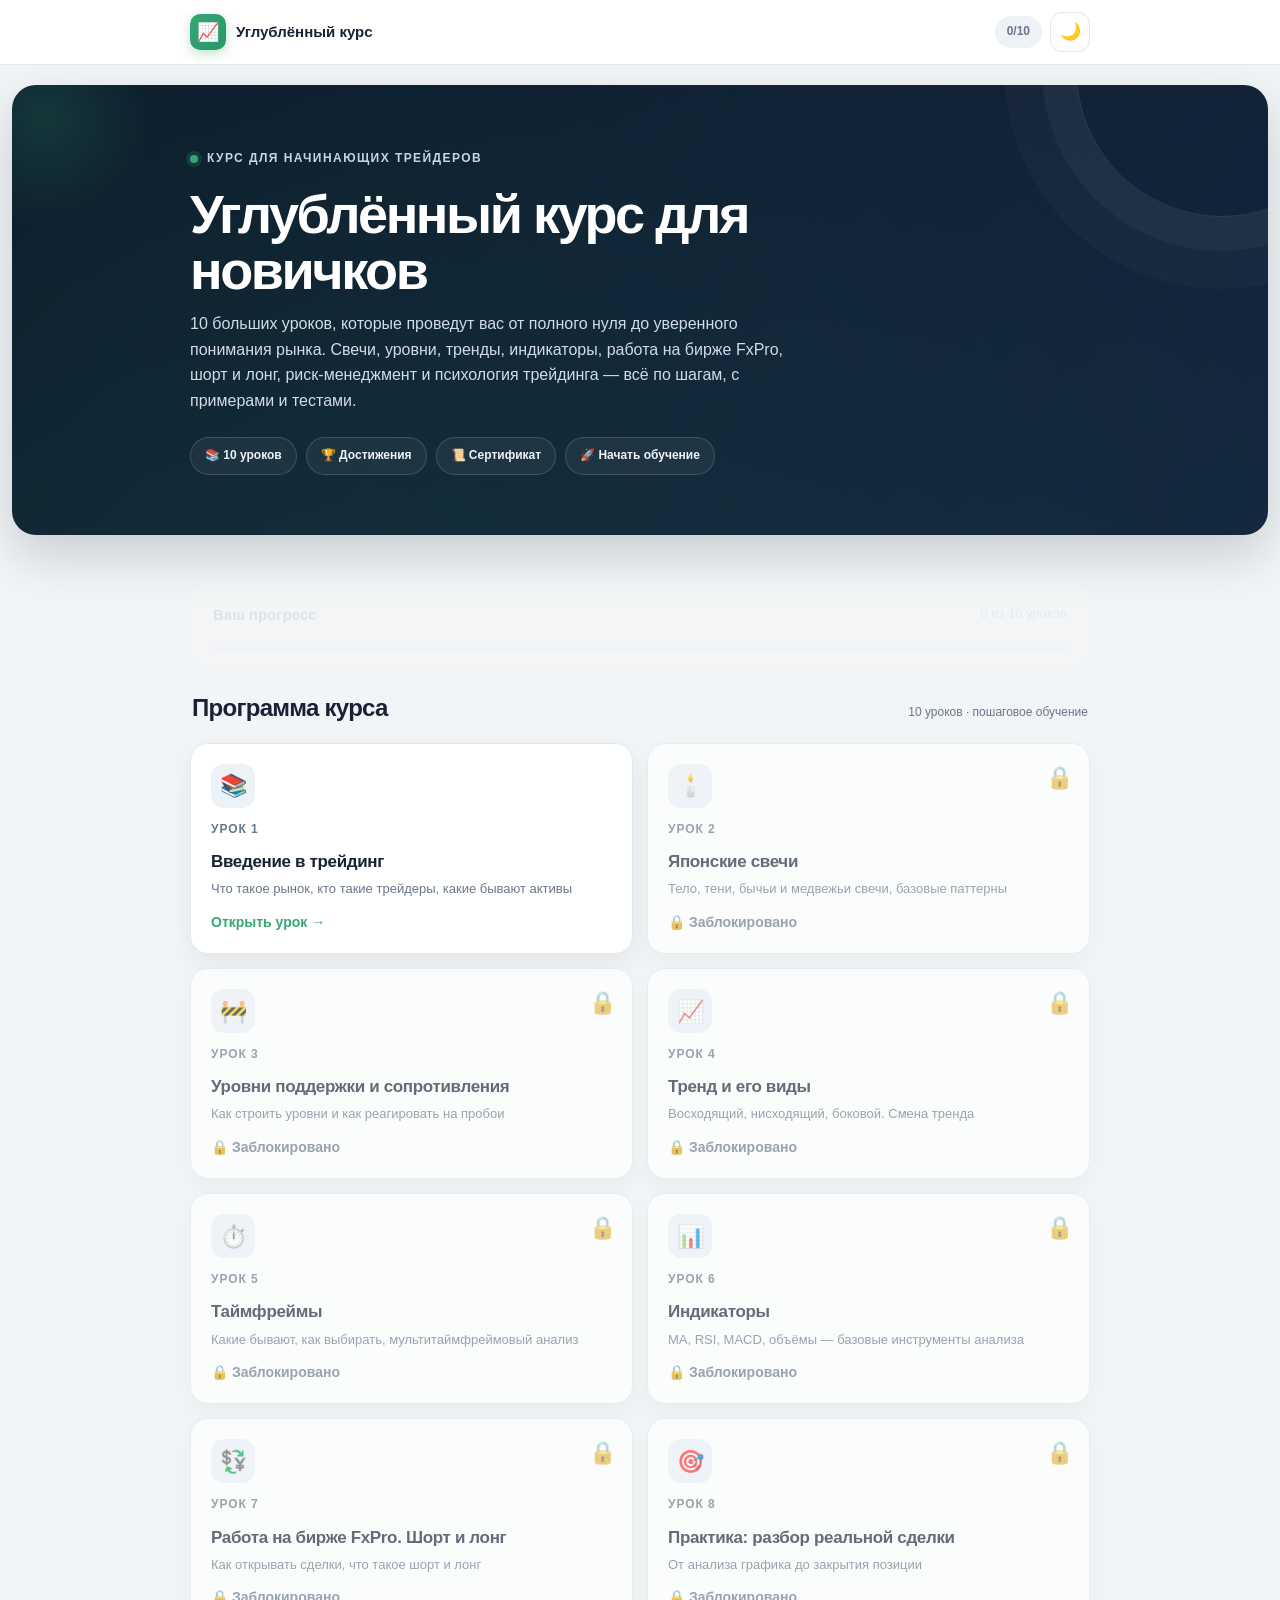
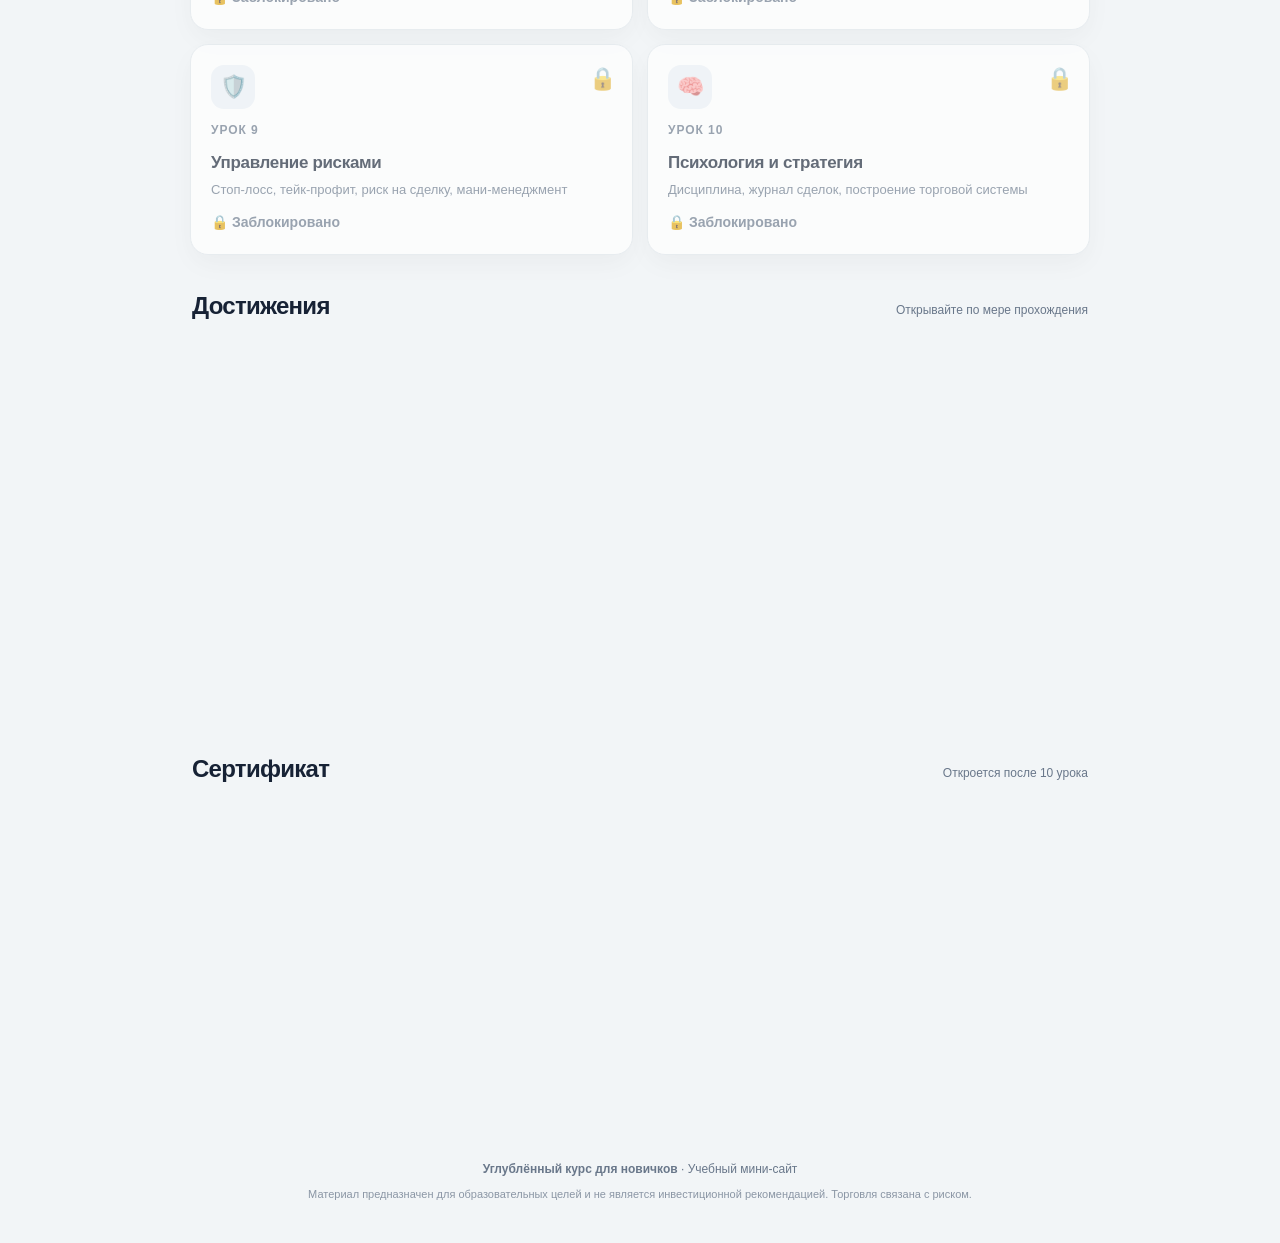
<file: lesson-3.html>
<!DOCTYPE html>
<html lang="ru" data-theme="light">
<head>
  <meta charset="UTF-8">
  <meta name="viewport" content="width=device-width, initial-scale=1">
  <meta name="theme-color" content="#0b1728">
  <meta name="description" content="Урок 3. Уровни поддержки и сопротивления — как строить уровни и как реагировать на пробои.">
  <title>Урок 3. Уровни поддержки и сопротивления — Углублённый курс</title>
  <link rel="stylesheet" href="css/style.css">
</head>
<body data-lesson-number="3">

  <header class="top-bar">
    <div class="container top-bar-inner">
      <a href="index.html" class="top-bar-logo">
        <span class="top-bar-logo-icon">📈</span>
        <span>Углублённый курс</span>
      </a>
      <div class="top-bar-actions">
        <span class="top-bar-progress" id="topBarProgress">0/10</span>
        <button class="theme-toggle" type="button" aria-label="Переключить тему">🌙</button>
      </div>
    </div>
  </header>

  <main class="container-narrow">

    <div class="lesson-nav-top">
      <a href="lesson-2.html">← Урок 2</a>
      <span class="lesson-counter">Урок 3 из 10</span>
      <a href="lesson-4.html" class="next">Далее →</a>
    </div>

    <div class="lesson-header">
      <div class="lesson-header-icon">🚧</div>
      <h1>Уровни поддержки и сопротивления</h1>
      <p>Горизонтальные зоны, от которых цена регулярно отскакивает. Один из главных инструментов трейдера.</p>
    </div>

    <article class="lesson-content-card">

      <h2>Что такое уровни</h2>
      <p>
        <b>Уровень поддержки</b> — это зона, где цена регулярно останавливает падение и
        разворачивается вверх. Здесь сосредоточены заявки на покупку.
      </p>
      <p>
        <b>Уровень сопротивления</b> — зона, где цена регулярно останавливает рост и
        разворачивается вниз. Здесь сосредоточены заявки на продажу.
      </p>

      <div class="lesson-image-wrap">
        <img src="images/course-7.jpg"
             alt="Схема уровней поддержки и сопротивления на графике"
             loading="lazy"
             onerror="this.parentElement.style.display='none'">
        <div class="lesson-image-caption">Уровни поддержки (снизу) и сопротивления (сверху) — зоны реакции цены</div>
      </div>

      <div class="tip green">
        <span class="tip-title">💡 Ключевая идея</span>
        Уровни — это не тонкие линии, а <b>зоны</b>. Цена редко отскакивает от точной цифры.
        Всегда работайте с диапазоном в несколько пунктов.
      </div>

      <h2>Почему уровни работают</h2>
      <p>
        Уровни существуют, потому что трейдеры <b>помнят</b> цены. Если цена уже отскакивала
        от 3000 три раза, трейдеры запоминают: «Около 3000 — покупают». И когда цена снова
        подходит к 3000 — они снова покупают. Так уровень работает.
      </p>
      <p>Второй фактор — <b>крупные заявки</b>. Банки и фонды часто выставляют большие объёмы на определённых ценах. Когда цена подходит к ним, движение останавливается.</p>

      <h2>Как строить уровни</h2>
      <p>Простой алгоритм:</p>
      <ol>
        <li>Откройте график на старшем таймфрейме (H4 или D1).</li>
        <li>Найдите <b>3 и более касания</b> на одном уровне цены.</li>
        <li>Проведите <b>горизонтальную зону</b> через эти касания.</li>
        <li>Чем больше касаний — тем сильнее уровень.</li>
        <li>Работайте с зоной, а не с линией.</li>
      </ol>

      <div class="tip warning">
        <span class="tip-title">⚠️ Частая ошибка новичков</span>
        Рисовать уровни «как хочется». Если цена коснулась уровня только 1 раз — это ещё
        не уровень. Нужно <b>минимум 2–3 касания</b>.
      </div>

      <h2>Пробой уровня</h2>
      <p>
        Когда цена проходит уровень насквозь, происходит <b>пробой</b>. Это важное событие:
      </p>
      <ul>
        <li><b>Ложный пробой</b> — цена пробила уровень, но быстро вернулась. Часто это сигнал в противоположную сторону.</li>
        <li><b>Истинный пробой</b> — цена закрепилась за уровнем. Тогда уровень меняет роль: поддержка становится сопротивлением, и наоборот.</li>
      </ul>

      <div class="tip">
        <span class="tip-title">📌 Правило смены роли</span>
        Пробитая поддержка часто становится сопротивлением. Пробитое сопротивление —
        поддержкой. Это одно из самых надёжных правил технического анализа.
      </div>

      <h2>Как торговать от уровней</h2>
      <p>Основная стратегия простая:</p>
      <ol>
        <li>Цена подходит к сильному уровню поддержки → ищем сигнал на покупку (лонг).</li>
        <li>Цена подходит к сильному уровню сопротивления → ищем сигнал на продажу (шорт).</li>
        <li>Стоп-лосс ставим чуть за уровнем.</li>
        <li>Тейк-профит — на следующем уровне.</li>
      </ol>

      <div class="tip gold">
        <span class="tip-title">🏆 Совет дня</span>
        Откройте любой график и постройте 3 уровня: ближайшую поддержку, ближайшее
        сопротивление и уровень выше/ниже. Понаблюдайте неделю — как цена реагирует на них.
      </div>

      <h2>Что важно уяснить из урока</h2>
      <ul>
        <li>Поддержка — снизу, сопротивление — сверху.</li>
        <li>Уровни — это зоны, а не тонкие линии.</li>
        <li>Чем больше касаний — тем сильнее уровень.</li>
        <li>Пробитый уровень меняет роль.</li>
        <li>Торгуем от уровней с подтверждением свечей.</li>
      </ul>

    </article>

    <section class="quiz-block">
      <h2>📝 Мини-тест по уроку</h2>
      <p class="quiz-intro">Ответьте на 4 вопроса, чтобы закрепить материал.</p>

      <form id="quizForm">
        <fieldset class="quiz-question">
          <legend>1. Что такое уровень поддержки?</legend>
          <label class="answer"><input type="radio" name="q1" value="a"> Зона, где цена останавливает рост</label>
          <label class="answer"><input type="radio" name="q1" value="b"> Зона, где цена останавливает падение</label>
          <label class="answer"><input type="radio" name="q1" value="c"> Линия на графике без смысла</label>
        </fieldset>

        <fieldset class="quiz-question">
          <legend>2. Сколько касаний нужно для надёжного уровня?</legend>
          <label class="answer"><input type="radio" name="q2" value="a"> Достаточно одного</label>
          <label class="answer"><input type="radio" name="q2" value="b"> Минимум 2–3</label>
          <label class="answer"><input type="radio" name="q2" value="c"> Не менее 10</label>
        </fieldset>

        <fieldset class="quiz-question">
          <legend>3. Что происходит с пробитым сопротивлением?</legend>
          <label class="answer"><input type="radio" name="q3" value="a"> Оно исчезает</label>
          <label class="answer"><input type="radio" name="q3" value="b"> Становится поддержкой</label>
          <label class="answer"><input type="radio" name="q3" value="c"> Превращается в индикатор</label>
        </fieldset>

        <fieldset class="quiz-question">
          <legend>4. Что такое ложный пробой?</legend>
          <label class="answer"><input type="radio" name="q4" value="a"> Цена пробила уровень и закрепилась</label>
          <label class="answer"><input type="radio" name="q4" value="b"> Цена пробила уровень и вернулась обратно</label>
          <label class="answer"><input type="radio" name="q4" value="c"> Цена даже не подошла к уровню</label>
        </fieldset>

        <button type="submit" class="btn btn-primary btn-block">Проверить ответы</button>
        <div class="quiz-result" id="quizResult" aria-live="polite"></div>
        <button type="button" class="btn btn-success btn-block" id="retryQuizBtn" style="display:none;margin-top:10px">Попробовать ещё раз</button>
      </form>
    </section>

    <button type="button" class="btn btn-success btn-block" id="completeBtn" style="margin-bottom:20px">Отметить урок пройденным</button>

    <div class="lesson-nav-bottom">
      <a href="lesson-2.html">
        <small>← Предыдущий</small>
        <strong>Урок 2. Японские свечи</strong>
      </a>
      <a href="lesson-4.html" class="next">
        <small>Следующий →</small>
        <strong>Урок 4. Тренд и его виды</strong>
      </a>
    </div>

  </main>

  <footer>
    <div class="container">
      <p style="margin:0 0 6px"><b>Углублённый курс для новичков</b> · Учебный мини-сайт</p>
      <p style="margin:0;font-size:11px;opacity:.75">Материал предназначен для образовательных целей и не является инвестиционной рекомендацией.</p>
    </div>
  </footer>

  <button class="scroll-top" id="scrollTop" type="button" aria-label="Наверх">↑</button>

  <script>
    window.QUIZ_ANSWERS = { q1: "b", q2: "b", q3: "b", q4: "b" };
  </script>
  <script src="js/script.js"></script>

</body>
</html>
</file>
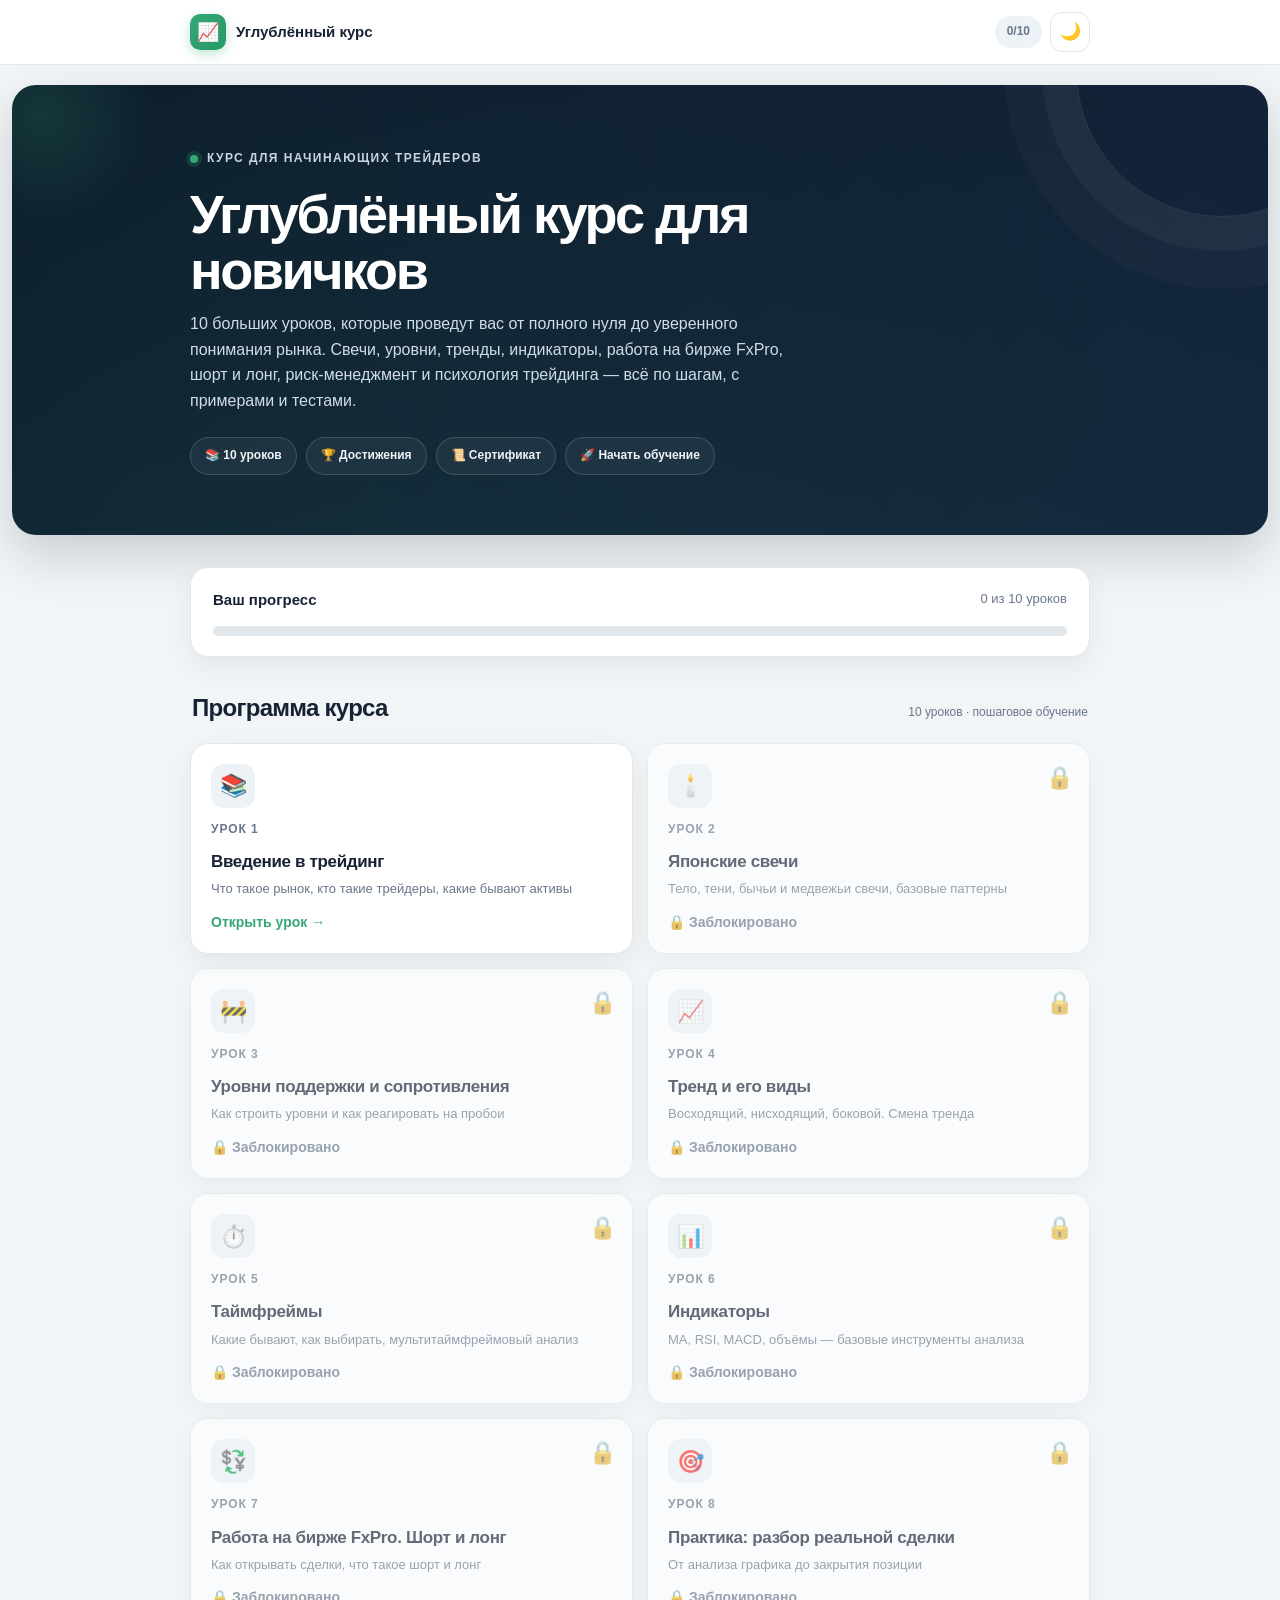
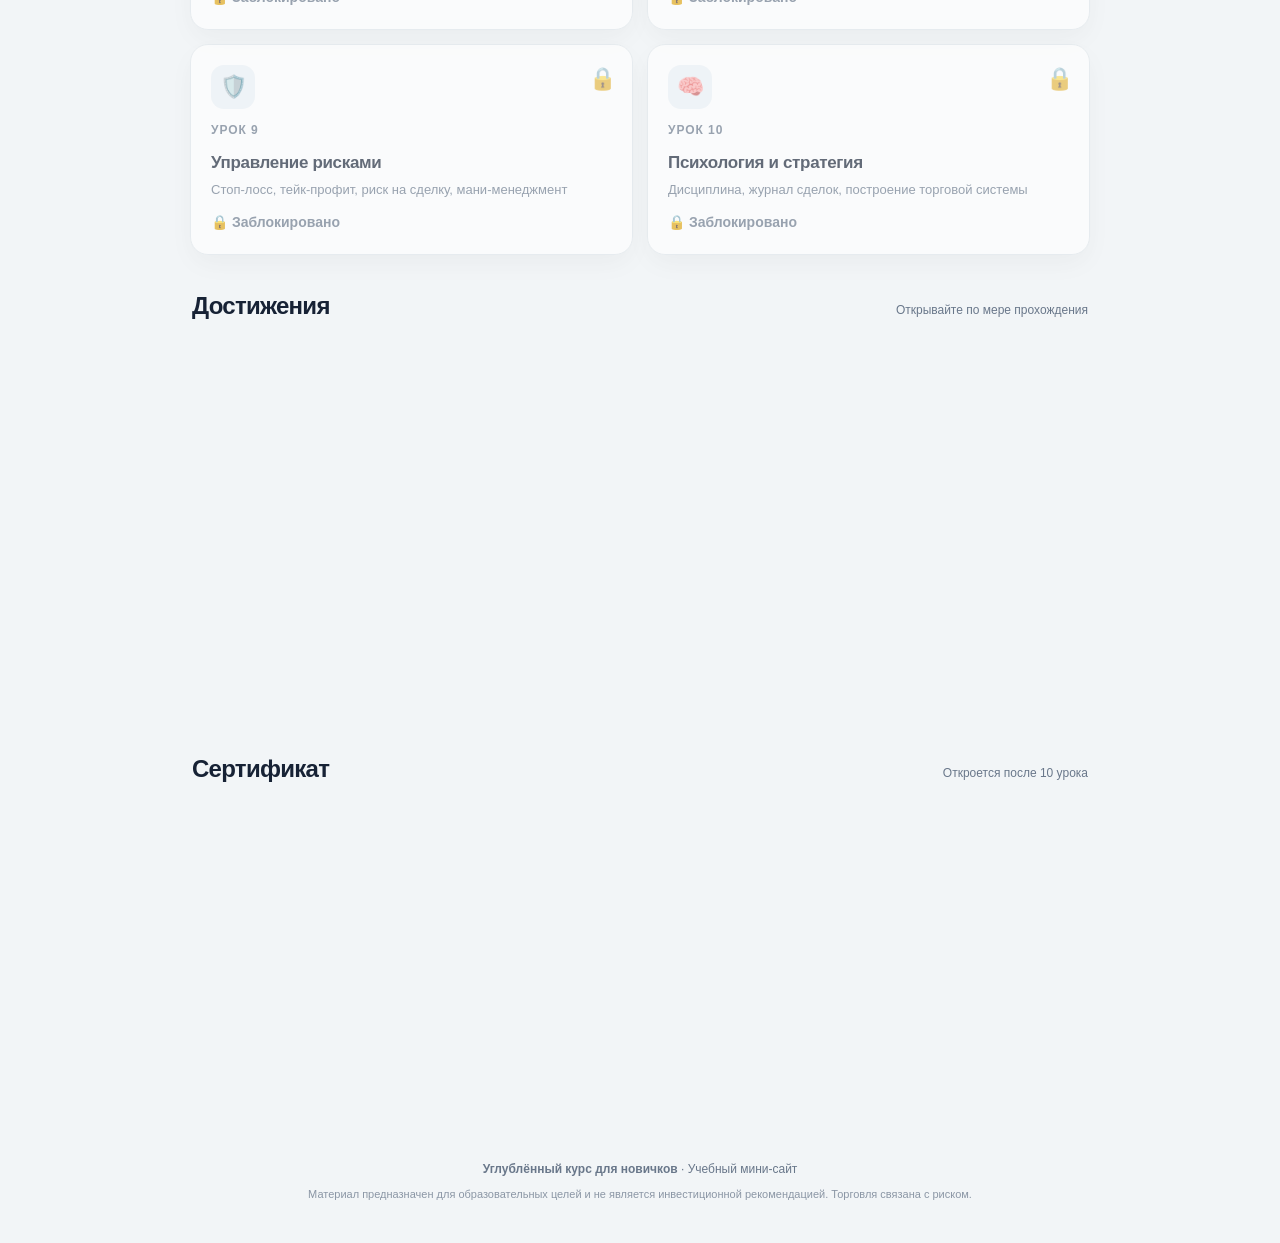
<file: lesson-4.html>
<!DOCTYPE html>
<html lang="ru" data-theme="light">
<head>
  <meta charset="UTF-8">
  <meta name="viewport" content="width=device-width, initial-scale=1">
  <meta name="theme-color" content="#0b1728">
  <meta name="description" content="Урок 4. Тренд и его виды — восходящий, нисходящий, боковой. Как определить направление рынка.">
  <title>Урок 4. Тренд и его виды — Углублённый курс</title>
  <link rel="stylesheet" href="css/style.css">
</head>
<body data-lesson-number="4">

  <header class="top-bar">
    <div class="container top-bar-inner">
      <a href="index.html" class="top-bar-logo">
        <span class="top-bar-logo-icon">📈</span>
        <span>Углублённый курс</span>
      </a>
      <div class="top-bar-actions">
        <span class="top-bar-progress" id="topBarProgress">0/10</span>
        <button class="theme-toggle" type="button" aria-label="Переключить тему">🌙</button>
      </div>
    </div>
  </header>

  <main class="container-narrow">

    <div class="lesson-nav-top">
      <a href="lesson-3.html">← Урок 3</a>
      <span class="lesson-counter">Урок 4 из 10</span>
      <a href="lesson-5.html" class="next">Далее →</a>
    </div>

    <div class="lesson-header">
      <div class="lesson-header-icon">📈</div>
      <h1>Тренд и его виды</h1>
      <p>Восходящий, нисходящий, боковой. Как определить направление рынка и не идти против него.</p>
    </div>

    <article class="lesson-content-card">

      <h2>Что такое тренд</h2>
      <p>
        <b>Тренд</b> — это общее направление движения цены на выбранном участке графика.
        «Тренд — твой друг» — это не просто поговорка, это основа прибыльной торговли.
        Торговать по тренду гораздо безопаснее, чем против него.
      </p>

      <h2>Три вида тренда</h2>

      <h3>1. Восходящий (бычий)</h3>
      <p>
        Цена делает всё более высокие максимумы и всё более высокие минимумы. Каждая
        коррекция заканчивается выше предыдущей. Покупатели контролируют рынок.
      </p>

      <div class="lesson-image-wrap">
        <img src="images/course-8.jpg"
             alt="Восходящий тренд: максимумы и минимумы растут"
             loading="lazy"
             onerror="this.parentElement.style.display='none'">
        <div class="lesson-image-caption">Восходящий тренд — максимумы и минимумы последовательно растут</div>
      </div>

      <h3>2. Нисходящий (медвежий)</h3>
      <p>
        Цена делает всё более низкие максимумы и всё более низкие минимумы. Каждый отскок
        заканчивается ниже предыдущего. Продавцы контролируют рынок.
      </p>

      <div class="lesson-image-wrap">
        <img src="images/course-9.jpg"
             alt="Нисходящий тренд: максимумы и минимумы падают"
             loading="lazy"
             onerror="this.parentElement.style.display='none'">
        <div class="lesson-image-caption">Нисходящий тренд — максимумы и минимумы последовательно снижаются</div>
      </div>

      <h3>3. Боковой (флэт)</h3>
      <p>
        Цена колеблется в горизонтальном диапазоне между уровнями поддержки и сопротивления.
        Нет явного направления. В такие периоды лучше воздержаться от торговли или
        использовать стратегии для флэта.
      </p>

      <div class="lesson-image-wrap">
        <img src="images/course-10.jpg"
             alt="Боковой тренд: цена в ценовом коридоре"
             loading="lazy"
             onerror="this.parentElement.style.display='none'">
        <div class="lesson-image-caption">Боковой тренд — цена колеблется в ценовом коридоре</div>
      </div>

      <div class="tip green">
        <span class="tip-title">💡 Как определить тренд</span>
        Откройте график и посмотрите на последние 20–30 свечей. Если видите «лестницу вверх» —
        восходящий тренд. «Лестницу вниз» — нисходящий. «Пилу» — боковик.
      </div>

      <h2>Тренд на разных таймфреймах</h2>
      <p>
        Важный нюанс: на разных таймфреймах тренды могут быть <b>разными</b>. Например:
      </p>
      <ul>
        <li>На дневном графике — восходящий тренд.</li>
        <li>На часовом — нисходящая коррекция.</li>
        <li>На 15-минутном — боковик.</li>
      </ul>
      <p>
        Поэтому всегда уточняйте: <b>о тренде на каком таймфрейме идёт речь</b>. Обычно
        старший таймфрейм задаёт главное направление, младший — точку входа.
      </p>

      <h2>Линии тренда</h2>
      <p>
        Чтобы визуально видеть тренд, трейдеры проводят <b>линии тренда</b>:
      </p>
      <ul>
        <li><b>Восходящая линия</b> — соединяет минимумы растущей цены. Служит поддержкой.</li>
        <li><b>Нисходящая линия</b> — соединяет максимумы падающей цены. Служит сопротивлением.</li>
      </ul>
      <p>
        Чем больше касаний линии тренда — тем она сильнее. Пробой линии тренда часто
        сигнализирует о смене направления.
      </p>

      <h2>Смена тренда</h2>
      <p>
        Тренд не может длиться вечно. Рано или поздно он меняется. Признаки разворота:
      </p>
      <ul>
        <li>Пробой линии тренда.</li>
        <li>Образование нового максимума/минимума не в сторону тренда.</li>
        <li>Смена направления на старшем таймфрейме.</li>
        <li>Разворотные свечные паттерны у ключевых уровней.</li>
      </ul>

      <div class="tip warning">
        <span class="tip-title">⚠️ Осторожно</span>
        Не пытайтесь поймать разворот «на самом верху». Это одна из самых опасных стратегий
        для новичков. Лучше дождаться подтверждения смены тренда, чем угадывать.
      </div>

      <div class="tip gold">
        <span class="tip-title">🏆 Совет дня</span>
        Возьмите любой график и попробуйте определить тренд на трёх таймфреймах:
        D1, H4, H1. Сравните их. Если все три совпадают — это сильный сигнал.
      </div>

      <h2>Что важно уяснить из урока</h2>
      <ul>
        <li>Тренд — общее направление цены.</li>
        <li>Три вида: восходящий, нисходящий, боковой.</li>
        <li>На разных таймфреймах тренды могут быть разными.</li>
        <li>Торгуем по тренду, а не против него.</li>
        <li>Смена тренда требует подтверждения.</li>
      </ul>

    </article>

    <section class="quiz-block">
      <h2>📝 Мини-тест по уроку</h2>
      <p class="quiz-intro">Ответьте на 4 вопроса, чтобы закрепить материал.</p>

      <form id="quizForm">
        <fieldset class="quiz-question">
          <legend>1. Что такое восходящий тренд?</legend>
          <label class="answer"><input type="radio" name="q1" value="a"> Цена делает более низкие максимумы и минимумы</label>
          <label class="answer"><input type="radio" name="q1" value="b"> Цена делает более высокие максимумы и минимумы</label>
          <label class="answer"><input type="radio" name="q1" value="c"> Цена стоит на месте</label>
        </fieldset>

        <fieldset class="quiz-question">
          <legend>2. Что такое боковой тренд?</legend>
          <label class="answer"><input type="radio" name="q2" value="a"> Цена растёт</label>
          <label class="answer"><input type="radio" name="q2" value="b"> Цена падает</label>
          <label class="answer"><input type="radio" name="q2" value="c"> Цена колеблется в диапазоне</label>
        </fieldset>

        <fieldset class="quiz-question">
          <legend>3. Могут ли тренды на разных таймфреймах отличаться?</legend>
          <label class="answer"><input type="radio" name="q3" value="a"> Нет, всегда одинаковые</label>
          <label class="answer"><input type="radio" name="q3" value="b"> Да, могут</label>
          <label class="answer"><input type="radio" name="q3" value="c"> Только на криптовалютах</label>
        </fieldset>

        <fieldset class="quiz-question">
          <legend>4. Что делать при боковом тренде?</legend>
          <label class="answer"><input type="radio" name="q4" value="a"> Активно торговать в одну сторону</label>
          <label class="answer"><input type="radio" name="q4" value="b"> Быть осторожным или использовать стратегии для флэта</label>
          <label class="answer"><input type="radio" name="q4" value="c"> Закрыть терминал и уйти</label>
        </fieldset>

        <button type="submit" class="btn btn-primary btn-block">Проверить ответы</button>
        <div class="quiz-result" id="quizResult" aria-live="polite"></div>
        <button type="button" class="btn btn-success btn-block" id="retryQuizBtn" style="display:none;margin-top:10px">Попробовать ещё раз</button>
      </form>
    </section>

    <button type="button" class="btn btn-success btn-block" id="completeBtn" style="margin-bottom:20px">Отметить урок пройденным</button>

    <div class="lesson-nav-bottom">
      <a href="lesson-3.html">
        <small>← Предыдущий</small>
        <strong>Урок 3. Уровни поддержки и сопротивления</strong>
      </a>
      <a href="lesson-5.html" class="next">
        <small>Следующий →</small>
        <strong>Урок 5. Таймфреймы</strong>
      </a>
    </div>

  </main>

  <footer>
    <div class="container">
      <p style="margin:0 0 6px"><b>Углублённый курс для новичков</b> · Учебный мини-сайт</p>
      <p style="margin:0;font-size:11px;opacity:.75">Материал предназначен для образовательных целей и не является инвестиционной рекомендацией.</p>
    </div>
  </footer>

  <button class="scroll-top" id="scrollTop" type="button" aria-label="Наверх">↑</button>

  <script>
    window.QUIZ_ANSWERS = { q1: "b", q2: "c", q3: "b", q4: "b" };
  </script>
  <script src="js/script.js"></script>

</body>
</html>
</file>
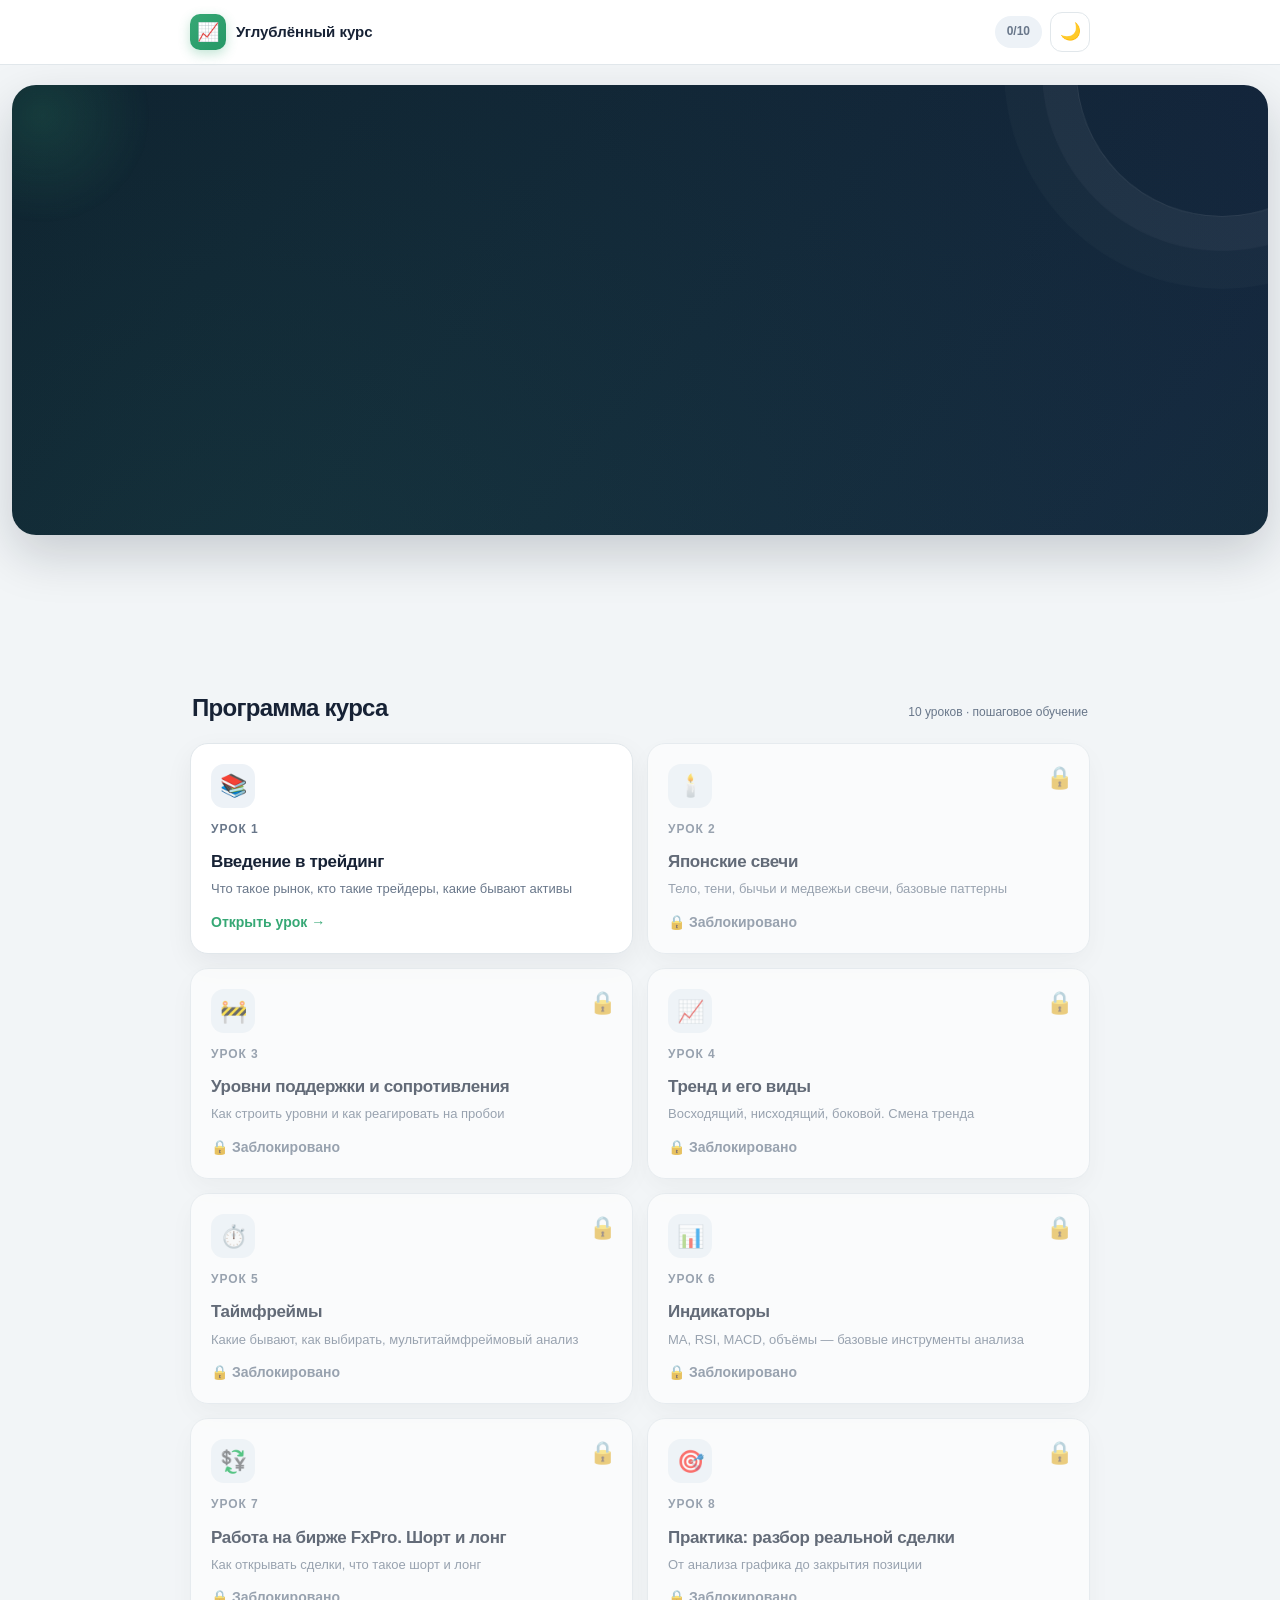
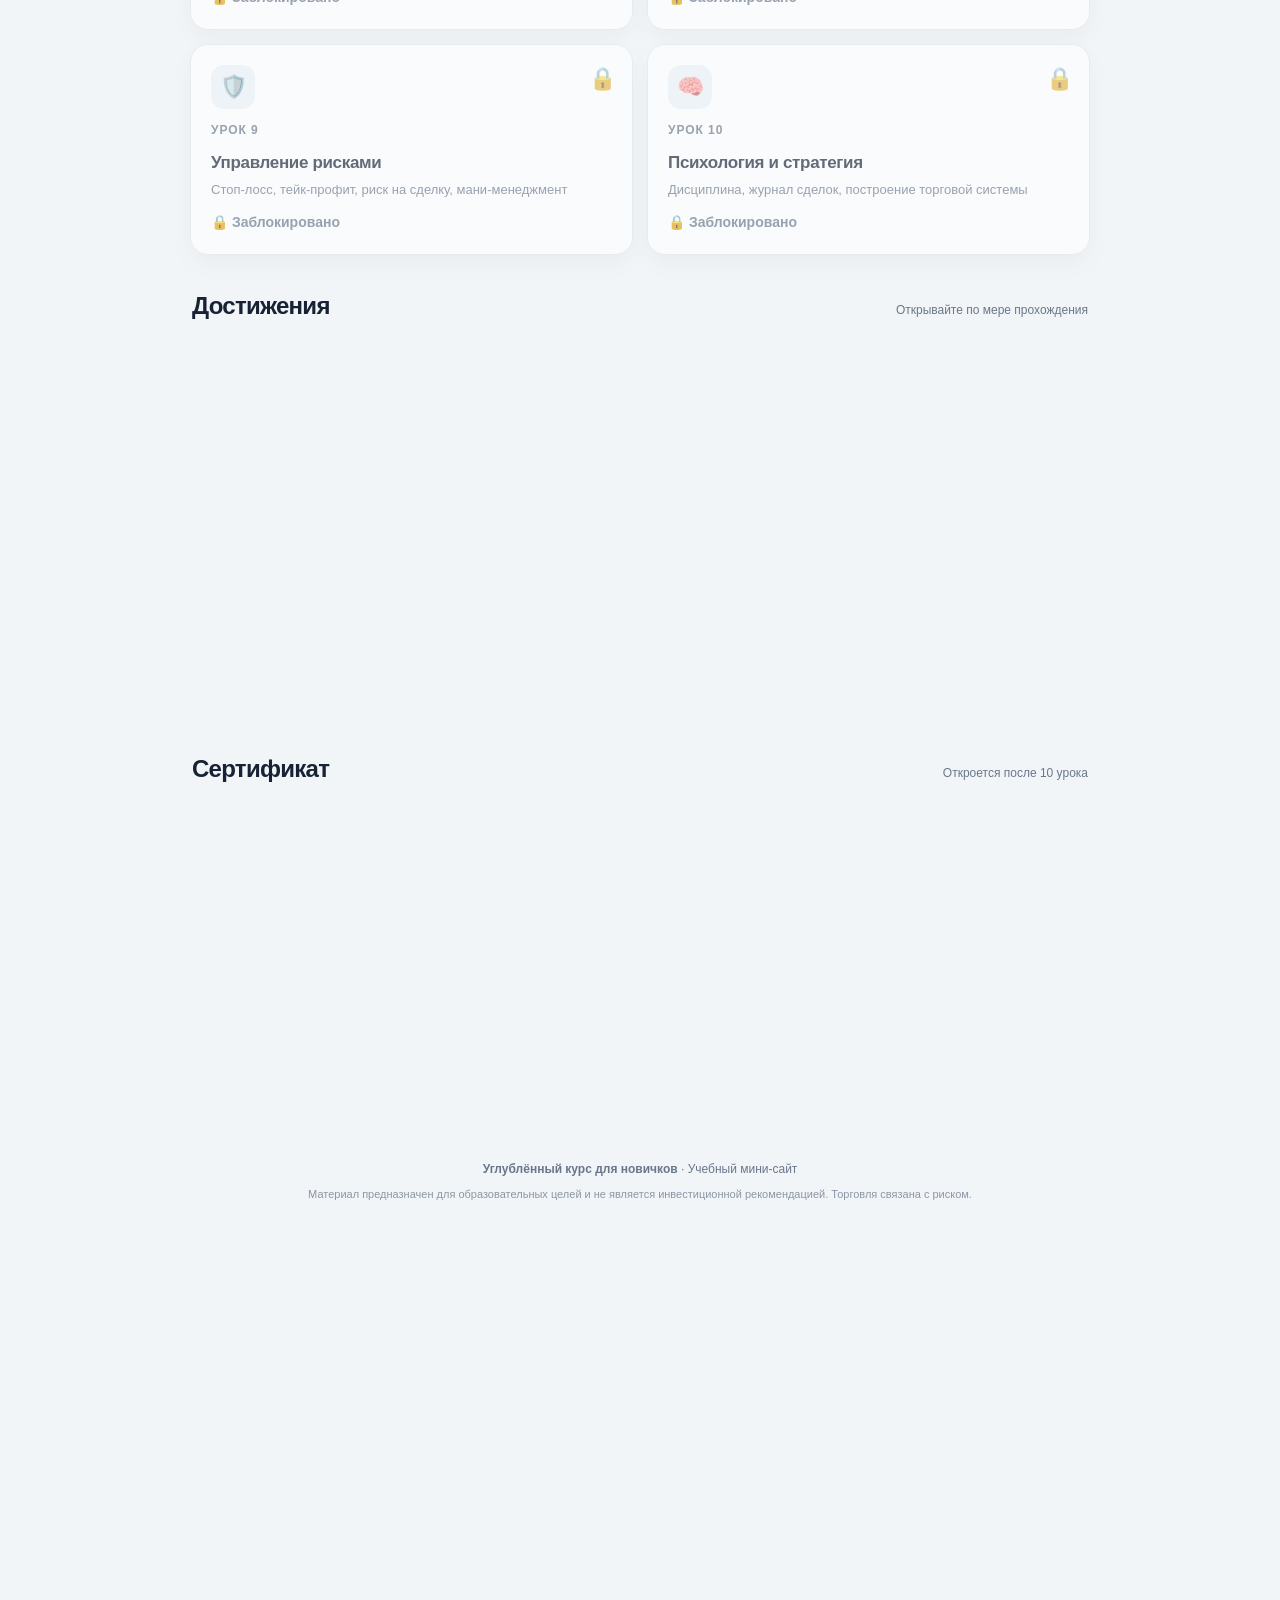
<file: lesson-5.html>
<!DOCTYPE html>
<html lang="ru" data-theme="light">
<head>
  <meta charset="UTF-8">
  <meta name="viewport" content="width=device-width, initial-scale=1">
  <meta name="theme-color" content="#0b1728">
  <title>Урок 5. Таймфреймы — Углублённый курс</title>
  <link rel="stylesheet" href="css/style.css">
</head>
<body data-lesson-number="5">

  <header class="top-bar">
    <div class="container top-bar-inner">
      <a href="index.html" class="top-bar-logo">
        <span class="top-bar-logo-icon">📈</span>
        <span>Углублённый курс</span>
      </a>
      <div class="top-bar-actions">
        <span class="top-bar-progress" id="topBarProgress">0/10</span>
        <button class="theme-toggle" type="button" aria-label="Переключить тему">🌙</button>
      </div>
    </div>
  </header>

  <main class="container-narrow">

    <div class="lesson-nav-top">
      <a href="lesson-4.html">← Урок 4</a>
      <span class="lesson-counter">Урок 5 из 10</span>
      <a href="lesson-6.html" class="next">Далее →</a>
    </div>

    <div class="lesson-header">
      <div class="lesson-header-icon">⏱️</div>
      <h1>Таймфреймы</h1>
      <p>Какие бывают, как выбирать под свой стиль и зачем нужен мультитаймфреймовый анализ.</p>
    </div>

    <article class="lesson-content-card">

      <h2>Что такое таймфрейм</h2>
      <p>
        <b>Таймфрейм (ТФ)</b> — это временной интервал, который показывает одна свеча
        на графике. Если выбран таймфрейм 1 час — каждая свеча покажет движение цены
        за 1 час. Если 1 день — за 1 день.
      </p>

      <h2>Основные таймфреймы</h2>
      <ul>
        <li><b>M1, M5, M15, M30</b> — минутные. Для скальпинга.</li>
        <li><b>H1, H4</b> — часовые. Для дневной торговли и свинга.</li>
        <li><b>D1</b> — дневной. Для свинг-трейдинга.</li>
        <li><b>W1, MN</b> — недельный и месячный. Для долгосрочного анализа и инвестиций.</li>
      </ul>

      <h2>Как выбрать таймфрейм</h2>
      <p>Таймфрейм зависит от вашего стиля торговли и от того, сколько времени вы готовы проводить у графика.</p>

      <ul>
        <li><b>Скальпер</b> — M1–M15. Много сделок, быстрые решения.</li>
        <li><b>Дневной трейдер</b> — M15–H1. Несколько сделок в день.</li>
        <li><b>Свинг-трейдер</b> — H4–D1. 1–5 сделок в неделю.</li>
        <li><b>Инвестор</b> — W1–MN. Долгосрочные позиции.</li>
      </ul>

      <div class="tip green">
        <span class="tip-title">💡 Совет новичку</span>
        Начинайте с H1 и H4. На минутных таймфреймах слишком много шума и ложных сигналов,
        а на дневных — слишком мало сделок для быстрого обучения.
      </div>

      <h2>Мультитаймфреймовый анализ</h2>
      <p>
        Профессиональные трейдеры смотрят на <b>несколько таймфреймов одновременно</b>:
      </p>
      <ol>
        <li><b>Старший ТФ</b> (D1 или H4) — определяем главный тренд.</li>
        <li><b>Средний ТФ</b> (H1) — ищем зону для входа.</li>
        <li><b>Младший ТФ</b> (M15 или M5) — ищем точку входа по паттерну.</li>
      </ol>
      <p>
        Такой подход даёт лучшее соотношение риска и прибыли.
      </p>

      <div class="tip warning">
        <span class="tip-title">⚠️ Частая ошибка</span>
        Смотреть только на один таймфрейм. Например, на M5 можно увидеть «разворот»,
        который на H4 — просто откат в рамках сильного тренда.
      </div>

      <div class="tip gold">
        <span class="tip-title">🏆 Совет дня</span>
        Откройте график одного и того же актива на M15, H1 и H4. Сравните картинку.
        Скорее всего, вы увидите разные «тренды». Это поможет понять, почему нужен
        мультитаймфреймовый анализ.
      </div>

      <h2>Что важно уяснить из урока</h2>
      <ul>
        <li>Таймфрейм — время, за которое формируется одна свеча.</li>
        <li>Разные таймфреймы — для разных стилей торговли.</li>
        <li>Новичку лучше начинать с H1–H4.</li>
        <li>Профессионалы смотрят 3 таймфрейма одновременно.</li>
      </ul>

    </article>

    <section class="quiz-block">
      <h2>📝 Мини-тест по уроку</h2>
      <p class="quiz-intro">Ответьте на 4 вопроса, чтобы закрепить материал.</p>

      <form id="quizForm">
        <fieldset class="quiz-question">
          <legend>1. Что такое таймфрейм?</legend>
          <label class="answer"><input type="radio" name="q1" value="a"> Время, за которое формируется одна свеча</label>
          <label class="answer"><input type="radio" name="q1" value="b"> Скорость интернета</label>
          <label class="answer"><input type="radio" name="q1" value="c"> Размер депозита</label>
        </fieldset>

        <fieldset class="quiz-question">
          <legend>2. Какой таймфрейм подходит скальперу?</legend>
          <label class="answer"><input type="radio" name="q2" value="a"> D1</label>
          <label class="answer"><input type="radio" name="q2" value="b"> M1–M15</label>
          <label class="answer"><input type="radio" name="q2" value="c"> W1</label>
        </fieldset>

        <fieldset class="quiz-question">
          <legend>3. Что такое мультитаймфреймовый анализ?</legend>
          <label class="answer"><input type="radio" name="q3" value="a"> Торговля на одном ТФ</label>
          <label class="answer"><input type="radio" name="q3" value="b"> Анализ на нескольких ТФ одновременно</label>
          <label class="answer"><input type="radio" name="q3" value="c"> Использование 10 индикаторов</label>
        </fieldset>

        <fieldset class="quiz-question">
          <legend>4. С какого таймфрейма лучше начинать новичку?</legend>
          <label class="answer"><input type="radio" name="q4" value="a"> M1</label>
          <label class="answer"><input type="radio" name="q4" value="b"> H1–H4</label>
          <label class="answer"><input type="radio" name="q4" value="c"> MN</label>
        </fieldset>

        <button type="submit" class="btn btn-primary btn-block">Проверить ответы</button>
        <div class="quiz-result" id="quizResult" aria-live="polite"></div>
        <button type="button" class="btn btn-success btn-block" id="retryQuizBtn" style="display:none;margin-top:10px">Попробовать ещё раз</button>
      </form>
    </section>

    <button type="button" class="btn btn-success btn-block" id="completeBtn" style="margin-bottom:20px">Отметить урок пройденным</button>

    <div class="lesson-nav-bottom">
      <a href="lesson-4.html">
        <small>← Предыдущий</small>
        <strong>Урок 4. Тренд и его виды</strong>
      </a>
      <a href="lesson-6.html" class="next">
        <small>Следующий →</small>
        <strong>Урок 6. Индикаторы</strong>
      </a>
    </div>

  </main>

  <footer>
    <div class="container">
      <p style="margin:0 0 6px"><b>Углублённый курс для новичков</b> · Учебный мини-сайт</p>
      <p style="margin:0;font-size:11px;opacity:.75">Материал предназначен для образовательных целей и не является инвестиционной рекомендацией.</p>
    </div>
  </footer>

  <button class="scroll-top" id="scrollTop" type="button" aria-label="Наверх">↑</button>

  <script>
    window.QUIZ_ANSWERS = { q1: "a", q2: "b", q3: "b", q4: "b" };
  </script>
  <script src="js/script.js"></script>

</body>
</html>
</file>
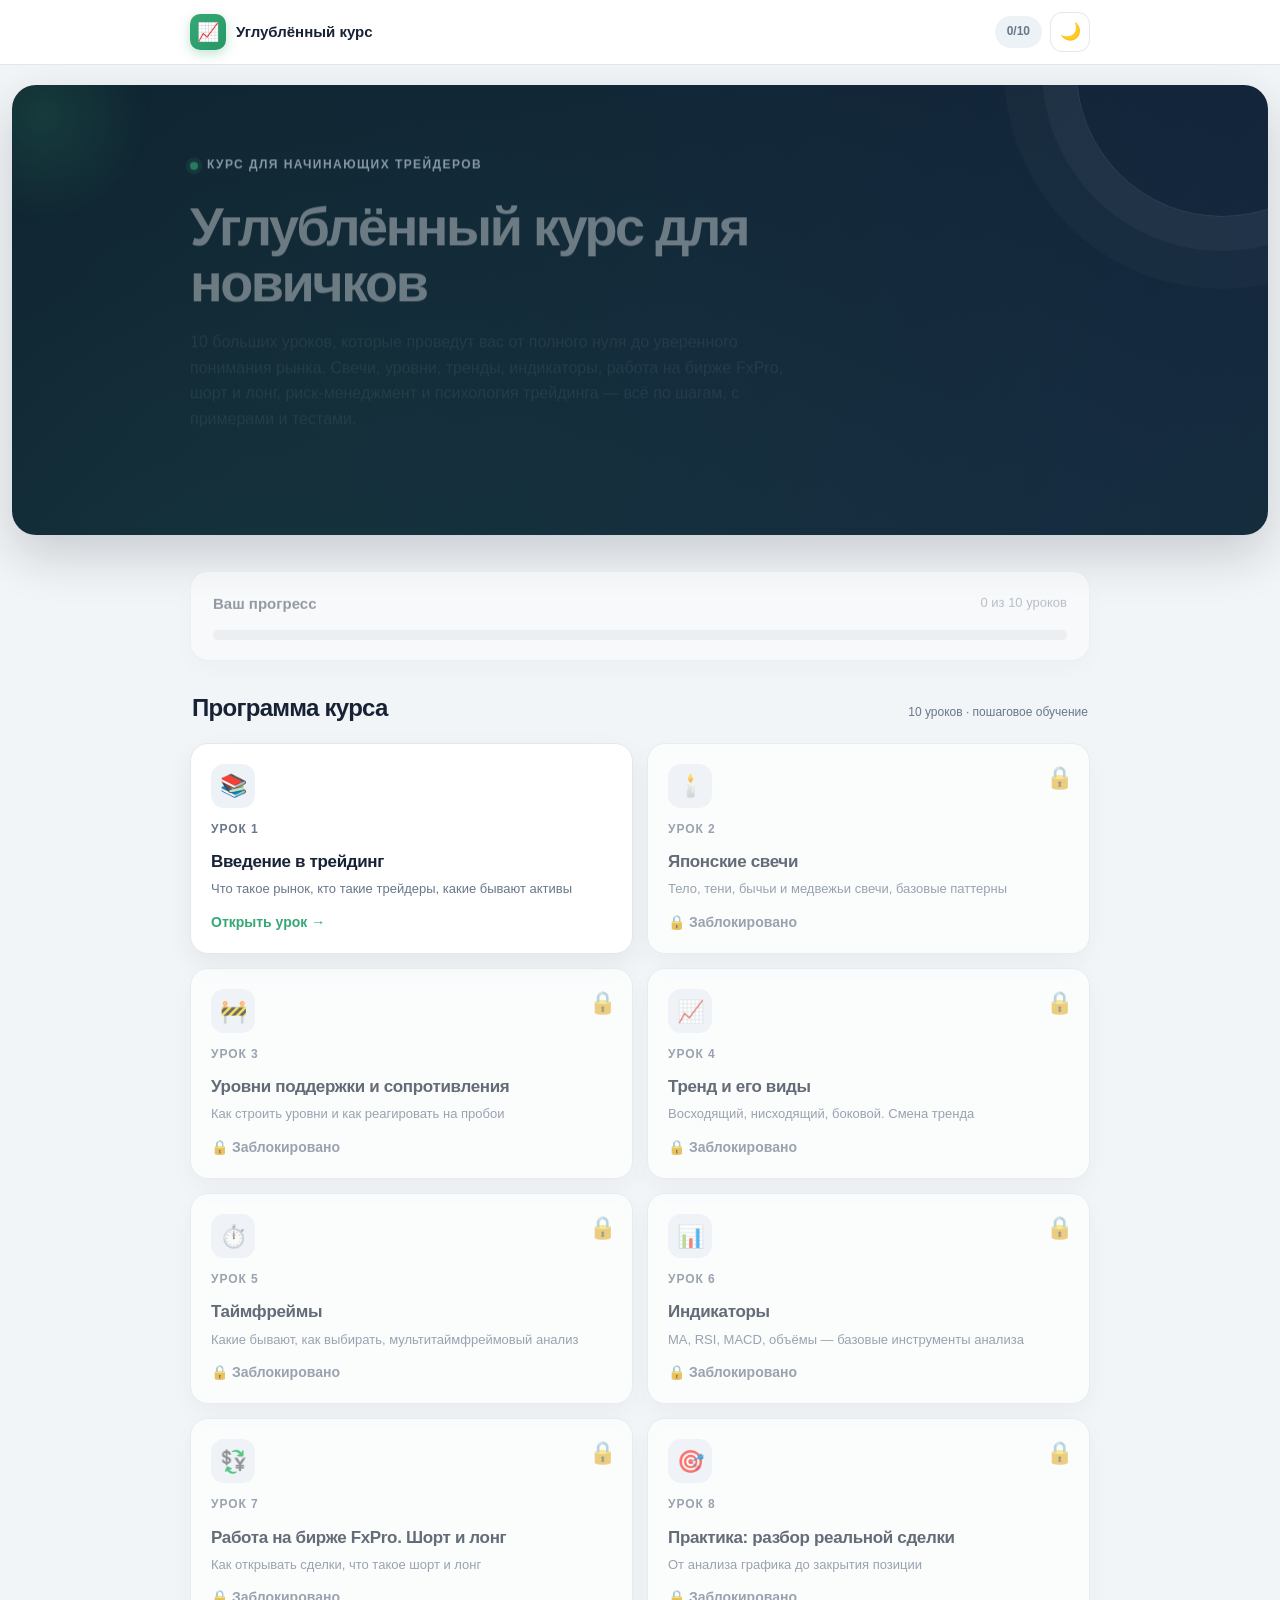
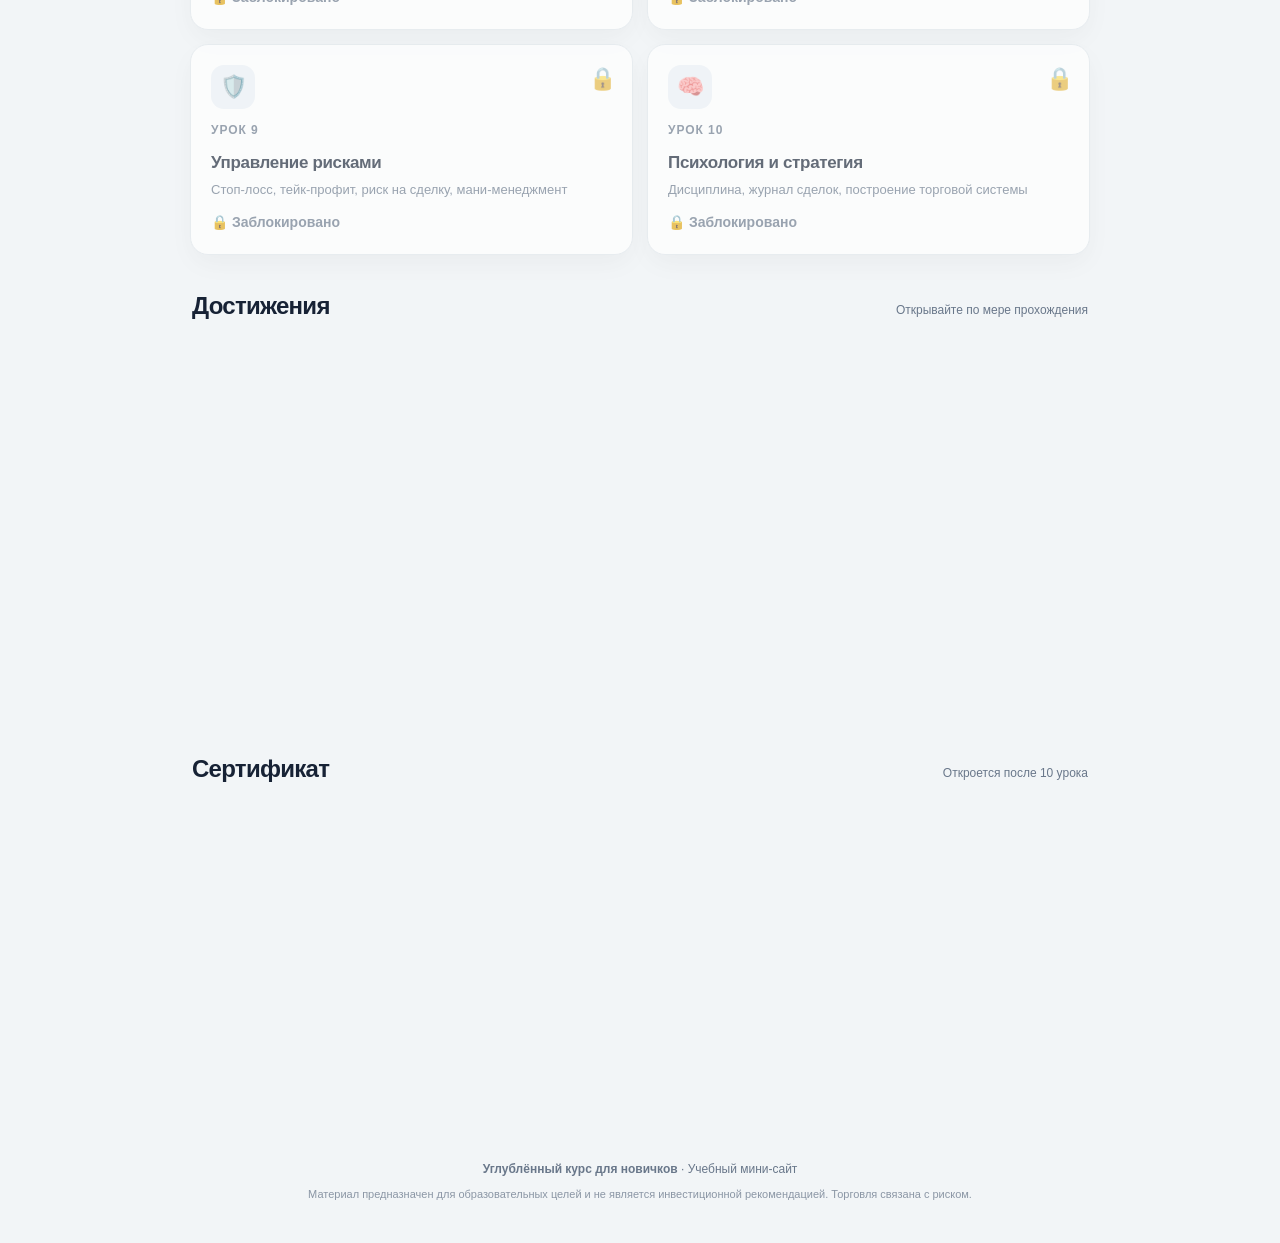
<file: lesson-6.html>
<!DOCTYPE html>
<html lang="ru" data-theme="light">
<head>
  <meta charset="UTF-8">
  <meta name="viewport" content="width=device-width, initial-scale=1">
  <meta name="theme-color" content="#0b1728">
  <meta name="description" content="Урок 6. Индикаторы — MA, RSI, MACD, объёмы. Базовые инструменты анализа.">
  <title>Урок 6. Индикаторы — Углублённый курс</title>
  <link rel="stylesheet" href="css/style.css">
</head>
<body data-lesson-number="6">

  <header class="top-bar">
    <div class="container top-bar-inner">
      <a href="index.html" class="top-bar-logo">
        <span class="top-bar-logo-icon">📈</span>
        <span>Углублённый курс</span>
      </a>
      <div class="top-bar-actions">
        <span class="top-bar-progress" id="topBarProgress">0/10</span>
        <button class="theme-toggle" type="button" aria-label="Переключить тему">🌙</button>
      </div>
    </div>
  </header>

  <main class="container-narrow">

    <div class="lesson-nav-top">
      <a href="lesson-5.html">← Урок 5</a>
      <span class="lesson-counter">Урок 6 из 10</span>
      <a href="lesson-7.html" class="next">Далее →</a>
    </div>

    <div class="lesson-header">
      <div class="lesson-header-icon">📊</div>
      <h1>Индикаторы</h1>
      <p>MA, RSI, MACD, объёмы — базовые инструменты, которые дополняют анализ графика.</p>
    </div>

    <article class="lesson-content-card">

      <h2>Зачем нужны индикаторы</h2>
      <p>
        Индикаторы — это математические расчёты на основе цены и объёма. Они помогают
        <b>подтвердить сигнал</b>, увидеть скрытые закономерности и убрать часть эмоций.
        Но важно понимать: индикаторы <b>не предсказывают будущее</b>. Они лишь показывают,
        что происходило с ценой.
      </p>

      <div class="tip warning">
        <span class="tip-title">⚠️ Главное правило</span>
        Индикаторы — вторичны. <b>Цена — первична</b>. Никогда не торгуйте только
        по индикатору, без учёта свечей, уровней и тренда.
      </div>

      <h2>1. Скользящие средние (MA)</h2>
      <p>
        <b>Moving Average</b> — средняя цена за определённый период. Бывает простая (SMA)
        и экспоненциальная (EMA). Популярные периоды: 20, 50, 100, 200.
      </p>
      <p>Как использовать:</p>
      <ul>
        <li>Цена выше MA — тренд восходящий.</li>
        <li>Цена ниже MA — тренд нисходящий.</li>
        <li>Пересечение быстрой и медленной MA — сигнал на вход.</li>
        <li>MA часто работает как динамическая поддержка/сопротивление.</li>
      </ul>

      <div class="lesson-image-wrap">
        <img src="images/course-11.jpg"
             alt="Скользящая средняя (MA) на графике GBPUSD"
             loading="lazy"
             onerror="this.parentElement.style.display='none'">
        <div class="lesson-image-caption">Скользящая средняя (MA) — плавная линия, показывающая направление тренда</div>
      </div>

      <h2>2. RSI (Индекс относительной силы)</h2>
      <p>
        RSI колеблется от 0 до 100. Показывает силу движения:
      </p>
      <ul>
        <li>RSI выше 70 — <b>перекупленность</b>. Возможен откат вниз.</li>
        <li>RSI ниже 30 — <b>перепроданность</b>. Возможен отскок вверх.</li>
        <li>RSI между 30 и 70 — норма.</li>
      </ul>
      <div class="tip">
        <span class="tip-title">📌 Важно</span>
        В сильном тренде RSI может долго оставаться выше 70 или ниже 30. Это не значит,
        что пора входить против тренда. Ищите подтверждения.
      </div>

      <div class="lesson-image-wrap">
        <img src="images/course-12.jpg"
             alt="Индикатор RSI под графиком AUDCAD"
             loading="lazy"
             onerror="this.parentElement.style.display='none'">
        <div class="lesson-image-caption">RSI — индикатор перекупленности и перепроданности (внизу графика)</div>
      </div>

      <h2>3. MACD</h2>
      <p>
        MACD — это две скользящие средние, разница между ними и сигнальная линия.
        Помогает увидеть <b>смену импульса</b>.
      </p>
      <ul>
        <li>Пересечение MACD и сигнальной линии — сигнал.</li>
        <li>Гистограмма растёт — импульс вверх.</li>
        <li>Гистограмма падает — импульс вниз.</li>
        <li>Дивергенция MACD и цены — сильный сигнал разворота.</li>
      </ul>

      <div class="lesson-image-wrap">
        <img src="images/course-13.jpg"
             alt="Схема индикатора MACD с EMA1, EMA2 и гистограммой"
             loading="lazy"
             onerror="this.parentElement.style.display='none'">
        <div class="lesson-image-caption">MACD: две EMA-линии (EMA 1, EMA 2) и гистограмма импульса</div>
      </div>

      <h2>4. Объёмы</h2>
      <p>
        <b>Объём</b> — количество сделок за период. Объёмы подтверждают силу движения:
      </p>
      <ul>
        <li>Рост цены с ростом объёма — сильный тренд.</li>
        <li>Рост цены с падением объёма — слабый тренд, возможен разворот.</li>
        <li>Большой объём на пробое уровня — подтверждает пробой.</li>
      </ul>

      <div class="lesson-image-wrap">
        <img src="images/course-14.jpg"
             alt="График с объёмами торгов внизу"
             loading="lazy"
             onerror="this.parentElement.style.display='none'">
        <div class="lesson-image-caption">Объёмы торгов — столбики внизу графика, показывающие активность</div>
      </div>

      <h2>Сколько индикаторов использовать</h2>
      <p>
        Классическая ошибка новичков — навесить 10 индикаторов. Это создаёт «аналитический
        паралич». Оптимально — <b>2–3 индикатора</b>, которые дополняют друг друга:
      </p>
      <ul>
        <li>MA — для тренда.</li>
        <li>RSI — для перекупленности/перепроданности.</li>
        <li>Объёмы — для подтверждения.</li>
      </ul>

      <div class="tip gold">
        <span class="tip-title">🏆 Совет дня</span>
        Попробуйте убрать все индикаторы с графика и поторговать только по свечам
        и уровням. Через неделю верните 1–2 индикатора. Скорее всего, вы увидите,
        что точность выросла.
      </div>

      <h2>Что важно уяснить из урока</h2>
      <ul>
        <li>Индикаторы — дополнение, а не замена анализа графика.</li>
        <li>MA — тренд. RSI — перекупленность. MACD — импульс. Объёмы — сила.</li>
        <li>Не более 2–3 индикаторов одновременно.</li>
        <li>Цена важнее любого индикатора.</li>
      </ul>

    </article>

    <section class="quiz-block">
      <h2>📝 Мини-тест по уроку</h2>
      <p class="quiz-intro">Ответьте на 4 вопроса, чтобы закрепить материал.</p>

      <form id="quizForm">
        <fieldset class="quiz-question">
          <legend>1. Что показывает MA?</legend>
          <label class="answer"><input type="radio" name="q1" value="a"> Среднюю цену за период</label>
          <label class="answer"><input type="radio" name="q1" value="b"> Объём торгов</label>
          <label class="answer"><input type="radio" name="q1" value="c"> Волатильность</label>
        </fieldset>

        <fieldset class="quiz-question">
          <legend>2. RSI выше 70 означает...</legend>
          <label class="answer"><input type="radio" name="q2" value="a"> Перепроданность</label>
          <label class="answer"><input type="radio" name="q2" value="b"> Перекупленность</label>
          <label class="answer"><input type="radio" name="q2" value="c"> Боковик</label>
        </fieldset>

        <fieldset class="quiz-question">
          <legend>3. Что показывает MACD?</legend>
          <label class="answer"><input type="radio" name="q3" value="a"> Импульс движения</label>
          <label class="answer"><input type="radio" name="q3" value="b"> Количество трейдеров</label>
          <label class="answer"><input type="radio" name="q3" value="c"> Уровень поддержки</label>
        </fieldset>

        <fieldset class="quiz-question">
          <legend>4. Сколько индикаторов оптимально использовать?</legend>
          <label class="answer"><input type="radio" name="q4" value="a"> 10 и больше</label>
          <label class="answer"><input type="radio" name="q4" value="b"> 2–3</label>
          <label class="answer"><input type="radio" name="q4" value="c"> Ни одного</label>
        </fieldset>

        <button type="submit" class="btn btn-primary btn-block">Проверить ответы</button>
        <div class="quiz-result" id="quizResult" aria-live="polite"></div>
        <button type="button" class="btn btn-success btn-block" id="retryQuizBtn" style="display:none;margin-top:10px">Попробовать ещё раз</button>
      </form>
    </section>

    <button type="button" class="btn btn-success btn-block" id="completeBtn" style="margin-bottom:20px">Отметить урок пройденным</button>

    <div class="lesson-nav-bottom">
      <a href="lesson-5.html">
        <small>← Предыдущий</small>
        <strong>Урок 5. Таймфреймы</strong>
      </a>
      <a href="lesson-7.html" class="next">
        <small>Следующий →</small>
        <strong>Урок 7. Работа на бирже FxPro. Шорт и лонг</strong>
      </a>
    </div>

  </main>

  <footer>
    <div class="container">
      <p style="margin:0 0 6px"><b>Углублённый курс для новичков</b> · Учебный мини-сайт</p>
      <p style="margin:0;font-size:11px;opacity:.75">Материал предназначен для образовательных целей и не является инвестиционной рекомендацией.</p>
    </div>
  </footer>

  <button class="scroll-top" id="scrollTop" type="button" aria-label="Наверх">↑</button>

  <script>
    window.QUIZ_ANSWERS = { q1: "a", q2: "b", q3: "a", q4: "b" };
  </script>
  <script src="js/script.js"></script>

</body>
</html>
</file>
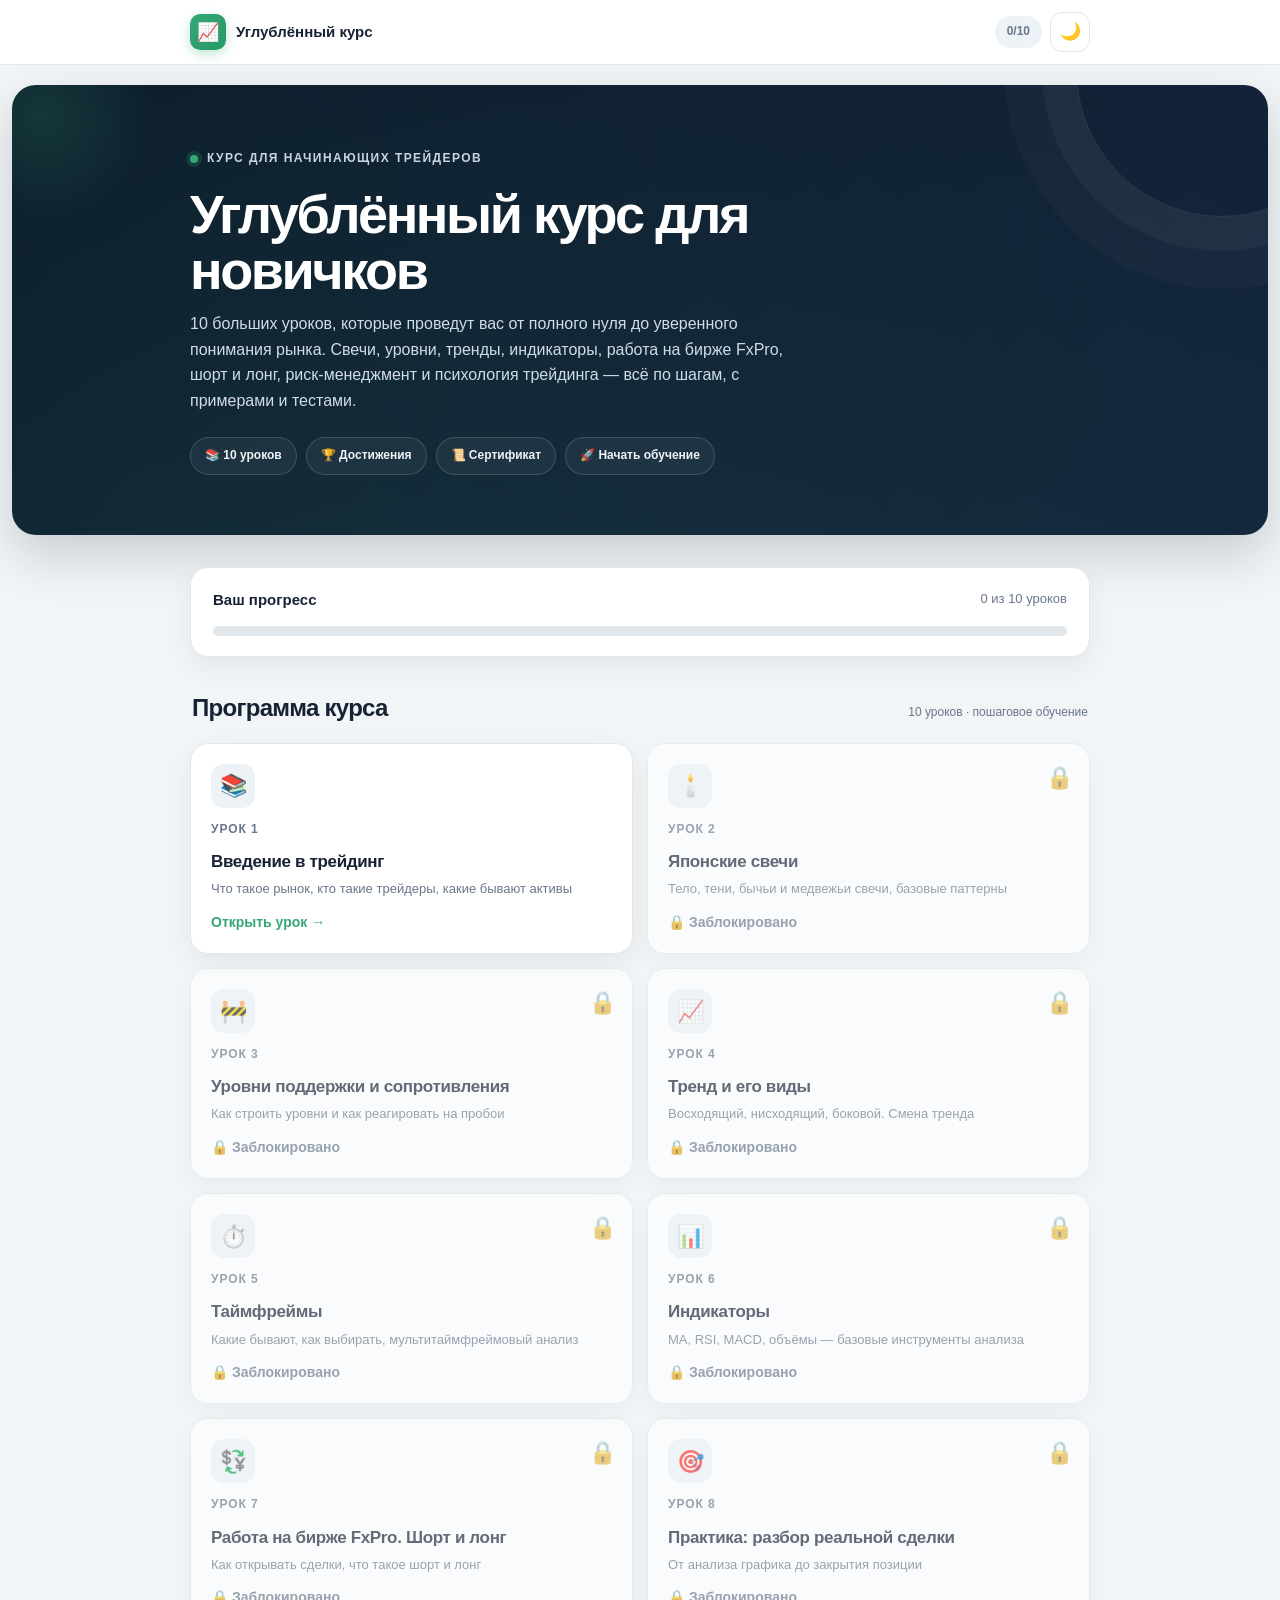
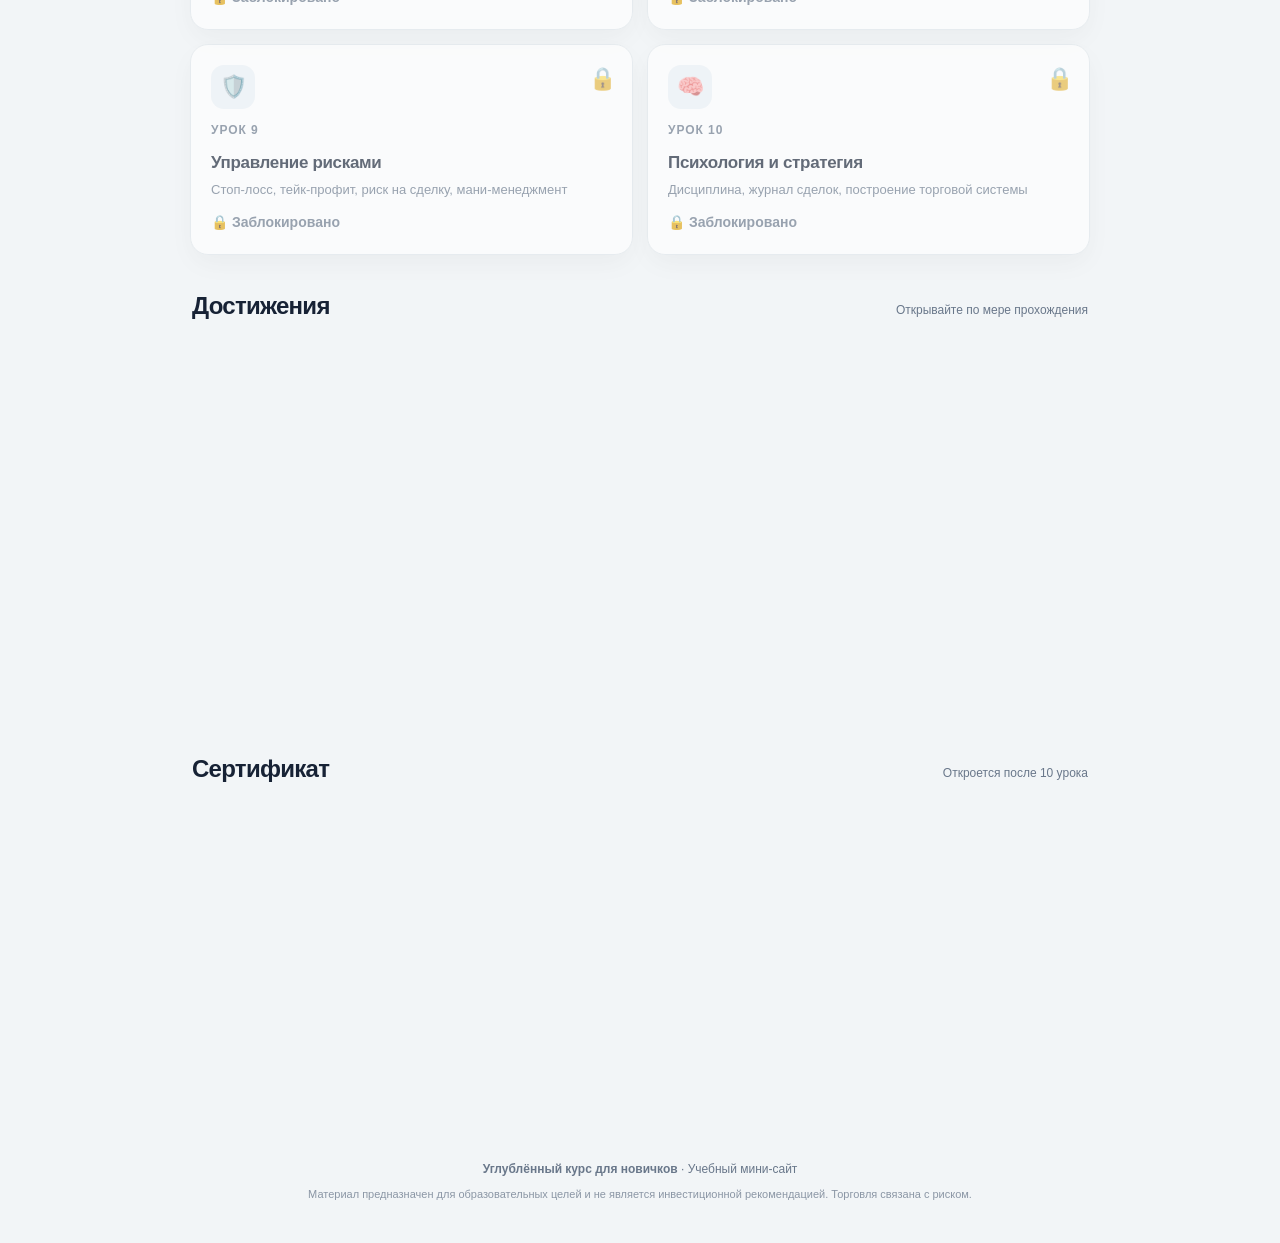
<file: lesson-7.html>
<!DOCTYPE html>
<html lang="ru" data-theme="light">
<head>
  <meta charset="UTF-8">
  <meta name="viewport" content="width=device-width, initial-scale=1">
  <meta name="theme-color" content="#0b1728">
  <meta name="description" content="Урок 7. Работа на бирже FxPro. Шорт и лонг — как открывать сделки и чем отличаются лонг от шорта.">
  <title>Урок 7. Работа на бирже FxPro. Шорт и лонг — Углублённый курс</title>
  <link rel="stylesheet" href="css/style.css">
</head>
<body data-lesson-number="7">

  <header class="top-bar">
    <div class="container top-bar-inner">
      <a href="index.html" class="top-bar-logo">
        <span class="top-bar-logo-icon">📈</span>
        <span>Углублённый курс</span>
      </a>
      <div class="top-bar-actions">
        <span class="top-bar-progress" id="topBarProgress">0/10</span>
        <button class="theme-toggle" type="button" aria-label="Переключить тему">🌙</button>
      </div>
    </div>
  </header>

  <main class="container-narrow">

    <div class="lesson-nav-top">
      <a href="lesson-6.html">← Урок 6</a>
      <span class="lesson-counter">Урок 7 из 10</span>
      <a href="lesson-8.html" class="next">Далее →</a>
    </div>

    <div class="lesson-header">
      <div class="lesson-header-icon">💱</div>
      <h1>Работа на бирже FxPro. Шорт и лонг</h1>
      <p>Как открывать сделки на бирже FxPro и чем отличаются лонг от шорта. Разбор на реальных примерах.</p>
    </div>

    <article class="lesson-content-card">

      <h2>Что такое FxPro</h2>
      <p>
        <b>FxPro</b> — это международный форекс-брокер, который работает с 2006 года.
        Он предоставляет доступ к торговле валютами, акциями, индексами, металлами
        и криптовалютами через популярные платформы: <b>MetaTrader 4 (MT4)</b>,
        <b>MetaTrader 5 (MT5)</b>, cTrader и собственное приложение FxPro.
      </p>

      <div class="tip warning">
        <span class="tip-title">⚠️ Важно</span>
        Этот урок носит образовательный характер. Мы не рекламируем FxPro и не призываем
        открывать счёт. Выбор брокера — личное решение каждого трейдера. Всегда проверяйте
        лицензии и условия.
      </div>

      <h2>Как устроена торговля на бирже</h2>
      <p>
        Когда вы торгуете на бирже, вы не покупаете реальный актив (например, тонну золота
        или 100 000 евро). Вы торгуете <b>контрактами на разницу (CFD)</b> — то есть
        ставками на изменение цены актива.
      </p>

      <p>Это значит:</p>
      <ul>
        <li>Вы можете зарабатывать как на <b>росте</b> цены, так и на её <b>падении</b>.</li>
        <li>Для входа нужен только <b>депозит</b> (залог), а не вся стоимость актива.</li>
        <li>Брокер даёт <b>кредитное плечо</b> — сумму, во много раз превышающую ваш депозит.</li>
      </ul>

      <div class="tip">
        <span class="tip-title">📌 Пример</span>
        Вы хотите «купить» 1 лот золота (примерно $100 000). Но у вас на счёте только $1000.
        С плечом 1:100 брокер даёт вам недостающие $99 000 под залог. Прибыль и убыток
        считаются от полной суммы сделки.
      </div>

      <h2>Что такое лонг</h2>
      <p>
        <b>Лонг (Long)</b> — это ставка на <b>рост</b> цены. Это классическая покупка:
        купил дешевле — продал дороже.
      </p>

      <p><b>Как это работает:</b></p>
      <ol>
        <li>Вы считаете, что цена пойдёт вверх.</li>
        <li>Открываете сделку на покупку (Buy).</li>
        <li>Если цена выросла — закрываете сделку и получаете прибыль.</li>
        <li>Если цена упала — получаете убыток.</li>
      </ol>

      <p><b>Пример:</b></p>
      <ul>
        <li>Цена золота: $2000.</li>
        <li>Вы открываете лонг (Buy) на 1 лот.</li>
        <li>Цена выросла до $2010.</li>
        <li>Вы закрываете сделку — прибыль $10 за каждый пункт.</li>
      </ul>

      <h2>Что такое шорт</h2>
      <p>
        <b>Шорт (Short)</b> — это ставка на <b>падение</b> цены. Здесь вы сначала
        «продаёте» актив, которого у вас нет, а потом «выкупаете» его дешевле.
        Разница — ваша прибыль.
      </p>

      <p><b>Как это работает:</b></p>
      <ol>
        <li>Вы считаете, что цена пойдёт вниз.</li>
        <li>Открываете сделку на продажу (Sell).</li>
        <li>Если цена упала — закрываете сделку и получаете прибыль.</li>
        <li>Если цена выросла — получаете убыток.</li>
      </ol>

      <p><b>Пример:</b></p>
      <ul>
        <li>Цена золота: $2000.</li>
        <li>Вы открываете шорт (Sell) на 1 лот.</li>
        <li>Цена упала до $1990.</li>
        <li>Вы закрываете сделку — прибыль $10 за каждый пункт.</li>
      </ul>

      <div class="tip green">
        <span class="tip-title">💡 Простая аналогия</span>
        <b>Лонг</b> — как купить товар на рынке и продать дороже.<br>
        <b>Шорт</b> — как взять товар в долг у друга, продать его, дождаться падения цены,
        купить дешевле и вернуть долг. Разница — ваша прибыль.
      </div>

      <h2>Как открыть сделку</h2>
      <p>Пошагово (на примере FxPro):</p>
      <ol>
        <li>Откройте терминал и выберите инструмент (например, XAUUSD).</li>
        <li>Нажмите <b>«Новый ордер»</b> (New Order).</li>
        <li>Выберите тип: <b>Buy</b> — для лонга, <b>Sell</b> — для шорта.</li>
        <li>Укажите <b>объём</b> (лот). 0.01 лот — минимальный для новичка.</li>
        <li>Установите <b>Stop Loss (SL)</b> — где вы готовы закрыть сделку с убытком.</li>
        <li>Установите <b>Take Profit (TP)</b> — где вы закроете сделку с прибылью.</li>
        <li>Нажмите <b>«Купить»</b> или <b>«Продать»</b> — сделка откроется.</li>
      </ol>

      <div class="lesson-image-wrap">
        <img src="images/course-15.jpg"
             alt="Список инструментов в торговом приложении"
             loading="lazy"
             onerror="this.parentElement.style.display='none'">
        <div class="lesson-image-caption">Список инструментов — выбор актива для торговли</div>
      </div>

      <div class="lesson-image-wrap">
        <img src="images/course-16.jpg"
             alt="Экран торговли GOLD с графиком и открытой сделкой"
             loading="lazy"
             onerror="this.parentElement.style.display='none'">
        <div class="lesson-image-caption">Экран торговли GOLD — график, открытые сделки и их результат</div>
      </div>

      <div class="lesson-image-wrap">
        <img src="images/course-17.jpg"
             alt="Форма TP/SL с полями Take Profit, Stop Loss и кнопкой Buy"
             loading="lazy"
             onerror="this.parentElement.style.display='none'">
        <div class="lesson-image-caption">Форма открытия сделки: поля Take Profit, Stop Loss и кнопка Buy</div>
      </div>

      <div class="tip warning">
        <span class="tip-title">⚠️ Всегда ставьте стоп-лосс</span>
        Никогда не открывайте сделку без стоп-лосса. Это как ехать на машине без тормозов.
        Стоп-лосс — ваш главный инструмент защиты депозита. Подробнее — в уроке 9.
      </div>

      <h2>Как закрыть сделку</h2>
      <p>
        Сделку можно закрыть двумя способами:
      </p>
      <ul>
        <li><b>Вручную</b> — нажать «Закрыть» в терминале в нужный момент.</li>
        <li><b>Автоматически</b> — сработает Stop Loss или Take Profit.</li>
      </ul>

      <h2>Что такое своп и комиссия</h2>
      <p>
        За перенос сделки через ночь брокер начисляет или списывает <b>своп</b>.
        Он может быть положительным (вам платят) или отрицательным (вы платите).
        Также есть <b>спред</b> — разница между ценой покупки и продажи, — это основная
        «комиссия» брокера.
      </p>

      <div class="tip gold">
        <span class="tip-title">🏆 Совет дня</span>
        Откройте <b>демо-счёт</b> на FxPro (или любом другом брокере) и попробуйте:
        откройте лонг на XAUUSD, затем шорт на EURUSD. Посмотрите, как меняется прибыль
        при движении цены. Это лучший способ понять разницу между лонг и шорт.
      </div>

      <h2>Что важно уяснить из урока</h2>
      <ul>
        <li>FxPro — брокер для торговли CFD на разных рынках.</li>
        <li>Лонг — ставка на рост цены (Buy).</li>
        <li>Шорт — ставка на падение цены (Sell).</li>
        <li>Для входа нужен депозит и кредитное плечо.</li>
        <li>Всегда ставьте стоп-лосс.</li>
        <li>Начинайте с демо-счёта и минимального лота.</li>
      </ul>

    </article>

    <section class="quiz-block">
      <h2>📝 Мини-тест по уроку</h2>
      <p class="quiz-intro">Ответьте на 5 вопросов, чтобы закрепить материал.</p>

      <form id="quizForm">
        <fieldset class="quiz-question">
          <legend>1. Что такое лонг?</legend>
          <label class="answer"><input type="radio" name="q1" value="a"> Ставка на падение цены</label>
          <label class="answer"><input type="radio" name="q1" value="b"> Ставка на рост цены</label>
          <label class="answer"><input type="radio" name="q1" value="c"> Хранение актива</label>
        </fieldset>

        <fieldset class="quiz-question">
          <legend>2. Что такое шорт?</legend>
          <label class="answer"><input type="radio" name="q2" value="a"> Ставка на рост цены</label>
          <label class="answer"><input type="radio" name="q2" value="b"> Ставка на падение цены</label>
          <label class="answer"><input type="radio" name="q2" value="c"> Долгосрочное инвестирование</label>
        </fieldset>

        <fieldset class="quiz-question">
          <legend>3. Что такое кредитное плечо?</legend>
          <label class="answer"><input type="radio" name="q3" value="a"> Сумма, которую брокер даёт в долг</label>
          <label class="answer"><input type="radio" name="q3" value="b"> Комиссия брокера</label>
          <label class="answer"><input type="radio" name="q3" value="c"> Тип графика</label>
        </fieldset>

        <fieldset class="quiz-question">
          <legend>4. Зачем нужен стоп-лосс?</legend>
          <label class="answer"><input type="radio" name="q4" value="a"> Чтобы увеличить прибыль</label>
          <label class="answer"><input type="radio" name="q4" value="b"> Чтобы ограничить убыток</label>
          <label class="answer"><input type="radio" name="q4" value="c"> Чтобы открыть сделку быстрее</label>
        </fieldset>

        <fieldset class="quiz-question">
          <legend>5. С чего лучше начинать новичку?</legend>
          <label class="answer"><input type="radio" name="q5" value="a"> С реального счёта с большим лотом</label>
          <label class="answer"><input type="radio" name="q5" value="b"> С демо-счёта и минимального лота</label>
          <label class="answer"><input type="radio" name="q5" value="c"> Сразу с 10 сделок в день</label>
        </fieldset>

        <button type="submit" class="btn btn-primary btn-block">Проверить ответы</button>
        <div class="quiz-result" id="quizResult" aria-live="polite"></div>
        <button type="button" class="btn btn-success btn-block" id="retryQuizBtn" style="display:none;margin-top:10px">Попробовать ещё раз</button>
      </form>
    </section>

    <button type="button" class="btn btn-success btn-block" id="completeBtn" style="margin-bottom:20px">Отметить урок пройденным</button>

    <div class="lesson-nav-bottom">
      <a href="lesson-6.html">
        <small>← Предыдущий</small>
        <strong>Урок 6. Индикаторы</strong>
      </a>
      <a href="lesson-8.html" class="next">
        <small>Следующий →</small>
        <strong>Урок 8. Практика: разбор реальной сделки</strong>
      </a>
    </div>

  </main>

  <footer>
    <div class="container">
      <p style="margin:0 0 6px"><b>Углублённый курс для новичков</b> · Учебный мини-сайт</p>
      <p style="margin:0;font-size:11px;opacity:.75">Материал предназначен для образовательных целей и не является инвестиционной рекомендацией.</p>
    </div>
  </footer>

  <button class="scroll-top" id="scrollTop" type="button" aria-label="Наверх">↑</button>

  <script>
    window.QUIZ_ANSWERS = { q1: "b", q2: "b", q3: "a", q4: "b", q5: "b" };
  </script>
  <script src="js/script.js"></script>

</body>
</html>
</file>
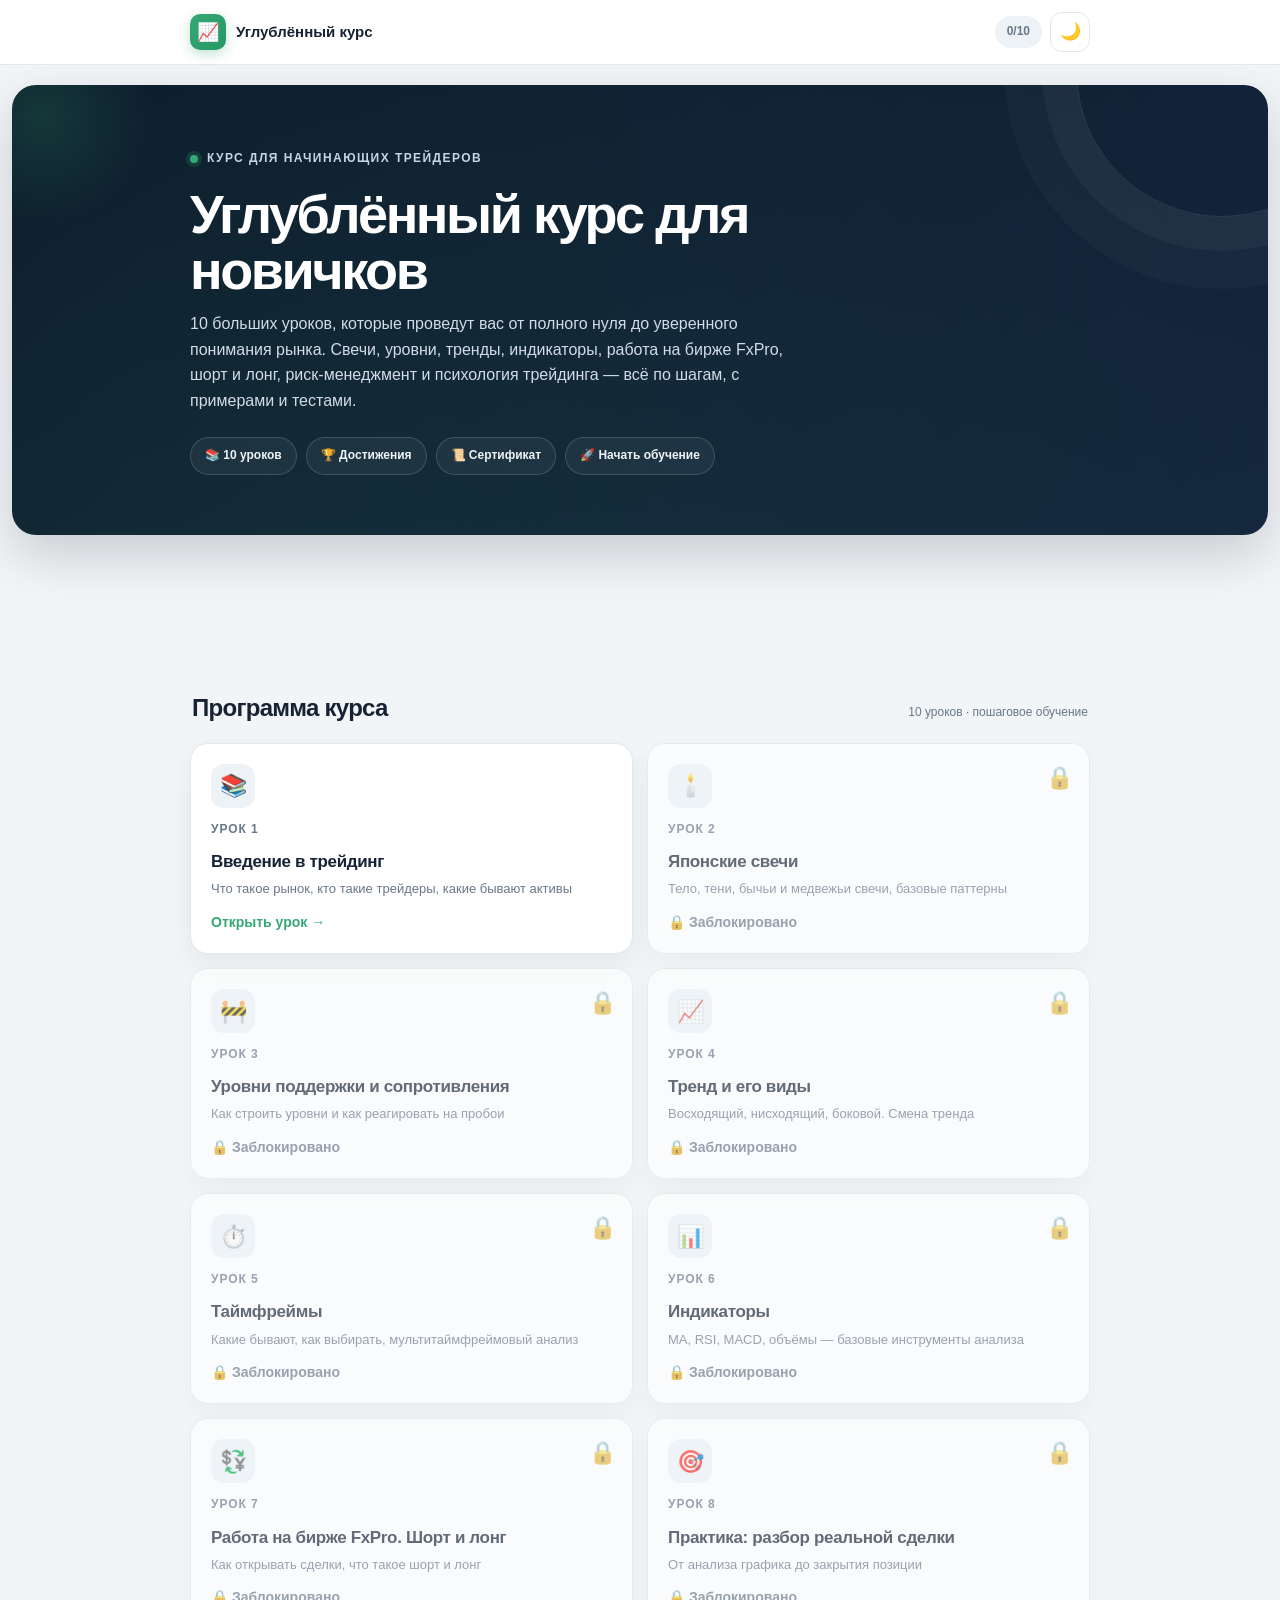
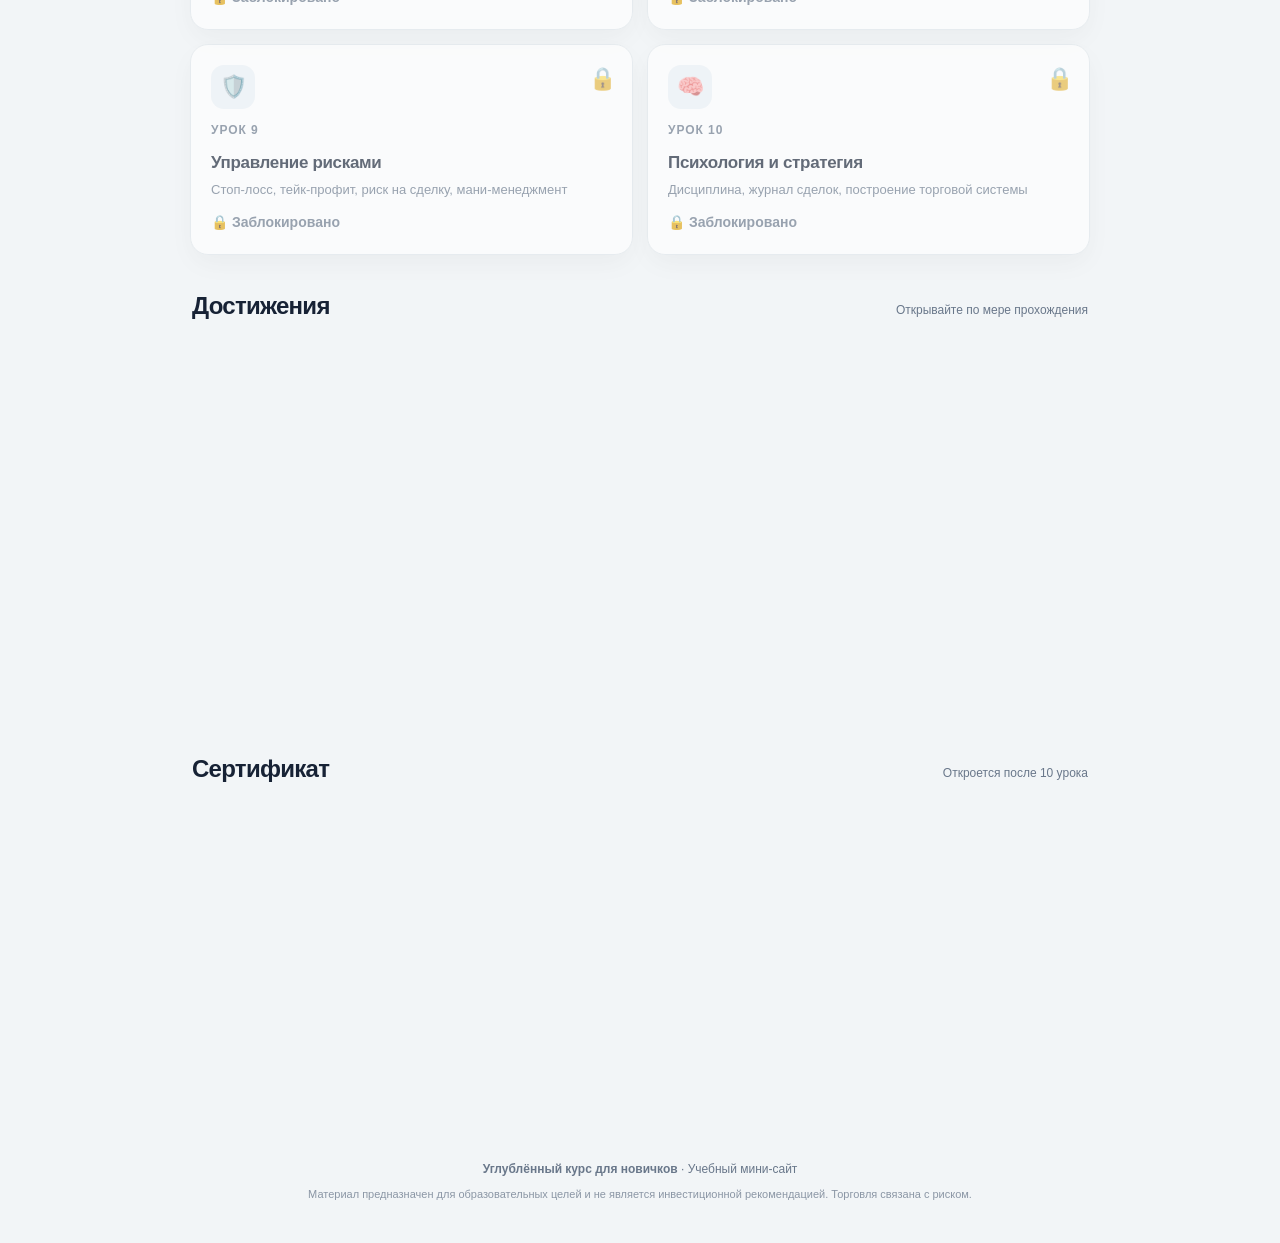
<file: lesson-8.html>
<!DOCTYPE html>
<html lang="ru" data-theme="light">
<head>
  <meta charset="UTF-8">
  <meta name="viewport" content="width=device-width, initial-scale=1">
  <meta name="theme-color" content="#0b1728">
  <meta name="description" content="Урок 8. Практика: разбор реальной сделки — от анализа графика до закрытия позиции.">
  <title>Урок 8. Практика: разбор реальной сделки — Углублённый курс</title>
  <link rel="stylesheet" href="css/style.css">
</head>
<body data-lesson-number="8">

  <header class="top-bar">
    <div class="container top-bar-inner">
      <a href="index.html" class="top-bar-logo">
        <span class="top-bar-logo-icon">📈</span>
        <span>Углублённый курс</span>
      </a>
      <div class="top-bar-actions">
        <span class="top-bar-progress" id="topBarProgress">0/10</span>
        <button class="theme-toggle" type="button" aria-label="Переключить тему">🌙</button>
      </div>
    </div>
  </header>

  <main class="container-narrow">

    <div class="lesson-nav-top">
      <a href="lesson-7.html">← Урок 7</a>
      <span class="lesson-counter">Урок 8 из 10</span>
      <a href="lesson-9.html" class="next">Далее →</a>
    </div>

    <div class="lesson-header">
      <div class="lesson-header-icon">🎯</div>
      <h1>Практика: разбор реальной сделки</h1>
      <p>Соединяем всё, что изучили: уровни, свечи, тренд, индикаторы — в одной сделке.</p>
    </div>

    <article class="lesson-content-card">

      <h2>Сценарий сделки</h2>
      <p>
        Представим, что мы торгуем золото (XAUUSD) на таймфрейме H1. Цена находится
        в районе 4180–4200. Наша задача — найти точку входа на продажу (шорт) по
        тренду и с хорошим соотношением риск/прибыль.
      </p>

      <h2>Шаг 1. Анализ старшего таймфрейма (D1)</h2>
      <p>
        На дневном графике видим, что цена сделала несколько попыток пробить уровень
        4200 и не смогла. Это сильное сопротивление. Тренд — боковой с наклоном вниз.
        Предпочтение отдаём продажам.
      </p>

      <div class="lesson-image-wrap">
        <img src="images/course-18.jpg"
             alt="Дневной график XAUUSD с зонами и направлением движения"
             loading="lazy"
             onerror="this.parentElement.style.display='none'">
        <div class="lesson-image-caption">Шаг 1. Дневной график — определяем главный тренд и ключевые зоны</div>
      </div>

      <h2>Шаг 2. Анализ среднего таймфрейма (H1)</h2>
      <p>
        На часовом графике цена подходит к зоне сопротивления 4195–4200. Здесь ранее
        уже было 3 касания. Это подтверждает силу уровня.
      </p>

      <div class="lesson-image-wrap">
        <img src="images/course-19.jpg"
             alt="Часовой график с несколькими касаниями сопротивления"
             loading="lazy"
             onerror="this.parentElement.style.display='none'">
        <div class="lesson-image-caption">Шаг 2. Часовой график — несколько касаний уровня сопротивления</div>
      </div>

      <h2>Шаг 3. Ждём сигнал</h2>
      <p>Что мы ищем:</p>
      <ul>
        <li>Разворотную свечу (молот, поглощение) у уровня 4195–4200.</li>
        <li>Дивергенцию RSI (цена делает новый максимум, RSI — нет).</li>
        <li>Снижение объёма на подходе к уровню.</li>
      </ul>

      <h2>Шаг 4. Точка входа</h2>
      <p>
        Допустим, сформировалось медвежье поглощение у 4197. Открываем <b>шорт</b>
        по цене <b>4195</b>.
      </p>

      <h2>Шаг 5. Стоп-лосс и тейк-профит</h2>
      <ul>
        <li><b>Стоп-лосс</b>: 4205 (за уровнем сопротивления + запас 8 пунктов). Риск — 10 пунктов.</li>
        <li><b>Тейк-профит 1</b>: 4175 (первая поддержка).</li>
        <li><b>Тейк-профит 2</b>: 4150 (более сильная поддержка).</li>
        <li><b>Тейк-профит 3</b>: 4120 (глубокая цель).</li>
      </ul>

      <div class="lesson-image-wrap">
        <img src="images/course-20.jpg"
             alt="График M15 с зонами, стрелкой вниз и уровнями SL и TP"
             loading="lazy"
             onerror="this.parentElement.style.display='none'">
        <div class="lesson-image-caption">Шаг 5. Уровни стоп-лосса и тейк-профита на графике</div>
      </div>

      <h2>Шаг 6. Соотношение риск/прибыль</h2>
      <p>
        Риск — 10 пунктов. Потенциальная прибыль до TP1 — 20 пунктов. Соотношение 1:2.
        До TP2 — 45 пунктов (1:4.5). Отличный сетап.
      </p>

      <div class="tip green">
        <span class="tip-title">💡 Ключевая идея</span>
        Хорошая сделка — это не «угадать направление». Это сделка с <b>чётким планом</b>:
        где вход, где стоп, где тейки, и с соотношением риск/прибыль минимум 1:2.
      </div>

      <h2>Шаг 7. Сопровождение сделки</h2>
      <p>Когда цена ушла в плюс на 20 пунктов:</p>
      <ul>
        <li>Переводим стоп-лосс в безубыток (по цене входа 4195).</li>
        <li>Часть позиции (например, 50%) закрываем на TP1.</li>
        <li>Остаток держим до TP2 или TP3, подтягивая стоп.</li>
      </ul>

      <h2>Шаг 8. Итог сделки</h2>
      <p>
        Допустим, цена дошла до 4150 (TP2). Итог:
      </p>
      <ul>
        <li>50% позиции закрыто на 4175 — прибыль 20 пунктов.</li>
        <li>50% позиции закрыто на 4150 — прибыль 45 пунктов.</li>
        <li>Средний результат: 32.5 пункта прибыли при риске 10 пунктов.</li>
      </ul>

      <div class="lesson-image-wrap">
        <img src="images/course-21.jpg"
             alt="График M15 с отмеченными точками входа, стопа и тейк-профитов"
             loading="lazy"
             onerror="this.parentElement.style.display='none'">
        <div class="lesson-image-caption">Шаг 8. Итог сделки — цена прошла все отмеченные цели</div>
      </div>

      <div class="tip gold">
        <span class="tip-title">🏆 Что важно запомнить</span>
        Сделка была успешной не потому, что мы «угадали». А потому что:
        <b>1)</b> работали по тренду старшего ТФ,
        <b>2)</b> дождались сигнала у сильного уровня,
        <b>3)</b> правильно рассчитали риск,
        <b>4)</b> сопровождали сделку по плану.
      </div>

      <h2>Что важно уяснить из урока</h2>
      <ul>
        <li>Перед сделкой всегда есть план: вход, стоп, тейки.</li>
        <li>Риск/прибыль минимум 1:2.</li>
        <li>Перевод стопа в безубыток — обязательный шаг.</li>
        <li>Частичное закрытие позиции снижает риск.</li>
        <li>Работаем по тренду старшего таймфрейма.</li>
      </ul>

    </article>

    <section class="quiz-block">
      <h2>📝 Мини-тест по уроку</h2>
      <p class="quiz-intro">Ответьте на 4 вопроса, чтобы закрепить материал.</p>

      <form id="quizForm">
        <fieldset class="quiz-question">
          <legend>1. Какой минимальный риск/прибыль считается хорошим?</legend>
          <label class="answer"><input type="radio" name="q1" value="a"> 1:1</label>
          <label class="answer"><input type="radio" name="q1" value="b"> 1:2</label>
          <label class="answer"><input type="radio" name="q1" value="c"> 1:0.5</label>
        </fieldset>

        <fieldset class="quiz-question">
          <legend>2. Что делать, когда цена ушла в плюс на 20+ пунктов?</legend>
          <label class="answer"><input type="radio" name="q2" value="a"> Открыть ещё одну сделку</label>
          <label class="answer"><input type="radio" name="q2" value="b"> Перевести стоп в безубыток</label>
          <label class="answer"><input type="radio" name="q2" value="c"> Сразу закрыть всю позицию</label>
        </fieldset>

        <fieldset class="quiz-question">
          <legend>3. Зачем нужно частичное закрытие позиции?</legend>
          <label class="answer"><input type="radio" name="q3" value="a"> Чтобы снизить риск и зафиксировать часть прибыли</label>
          <label class="answer"><input type="radio" name="q3" value="b"> Чтобы увеличить комиссию</label>
          <label class="answer"><input type="radio" name="q3" value="c"> Это не нужно</label>
        </fieldset>

        <fieldset class="quiz-question">
          <legend>4. На каком таймфрейме определяем главный тренд?</legend>
          <label class="answer"><input type="radio" name="q4" value="a"> На младшем (M5)</label>
          <label class="answer"><input type="radio" name="q4" value="b"> На старшем (D1, H4)</label>
          <label class="answer"><input type="radio" name="q4" value="c"> На минутном (M1)</label>
        </fieldset>

        <button type="submit" class="btn btn-primary btn-block">Проверить ответы</button>
        <div class="quiz-result" id="quizResult" aria-live="polite"></div>
        <button type="button" class="btn btn-success btn-block" id="retryQuizBtn" style="display:none;margin-top:10px">Попробовать ещё раз</button>
      </form>
    </section>

    <button type="button" class="btn btn-success btn-block" id="completeBtn" style="margin-bottom:20px">Отметить урок пройденным</button>

    <div class="lesson-nav-bottom">
      <a href="lesson-7.html">
        <small>← Предыдущий</small>
        <strong>Урок 7. Работа на бирже FxPro. Шорт и лонг</strong>
      </a>
      <a href="lesson-9.html" class="next">
        <small>Следующий →</small>
        <strong>Урок 9. Управление рисками</strong>
      </a>
    </div>

  </main>

  <footer>
    <div class="container">
      <p style="margin:0 0 6px"><b>Углублённый курс для новичков</b> · Учебный мини-сайт</p>
      <p style="margin:0;font-size:11px;opacity:.75">Материал предназначен для образовательных целей и не является инвестиционной рекомендацией.</p>
    </div>
  </footer>

  <button class="scroll-top" id="scrollTop" type="button" aria-label="Наверх">↑</button>

  <script>
    window.QUIZ_ANSWERS = { q1: "b", q2: "b", q3: "a", q4: "b" };
  </script>
  <script src="js/script.js"></script>

</body>
</html>
</file>
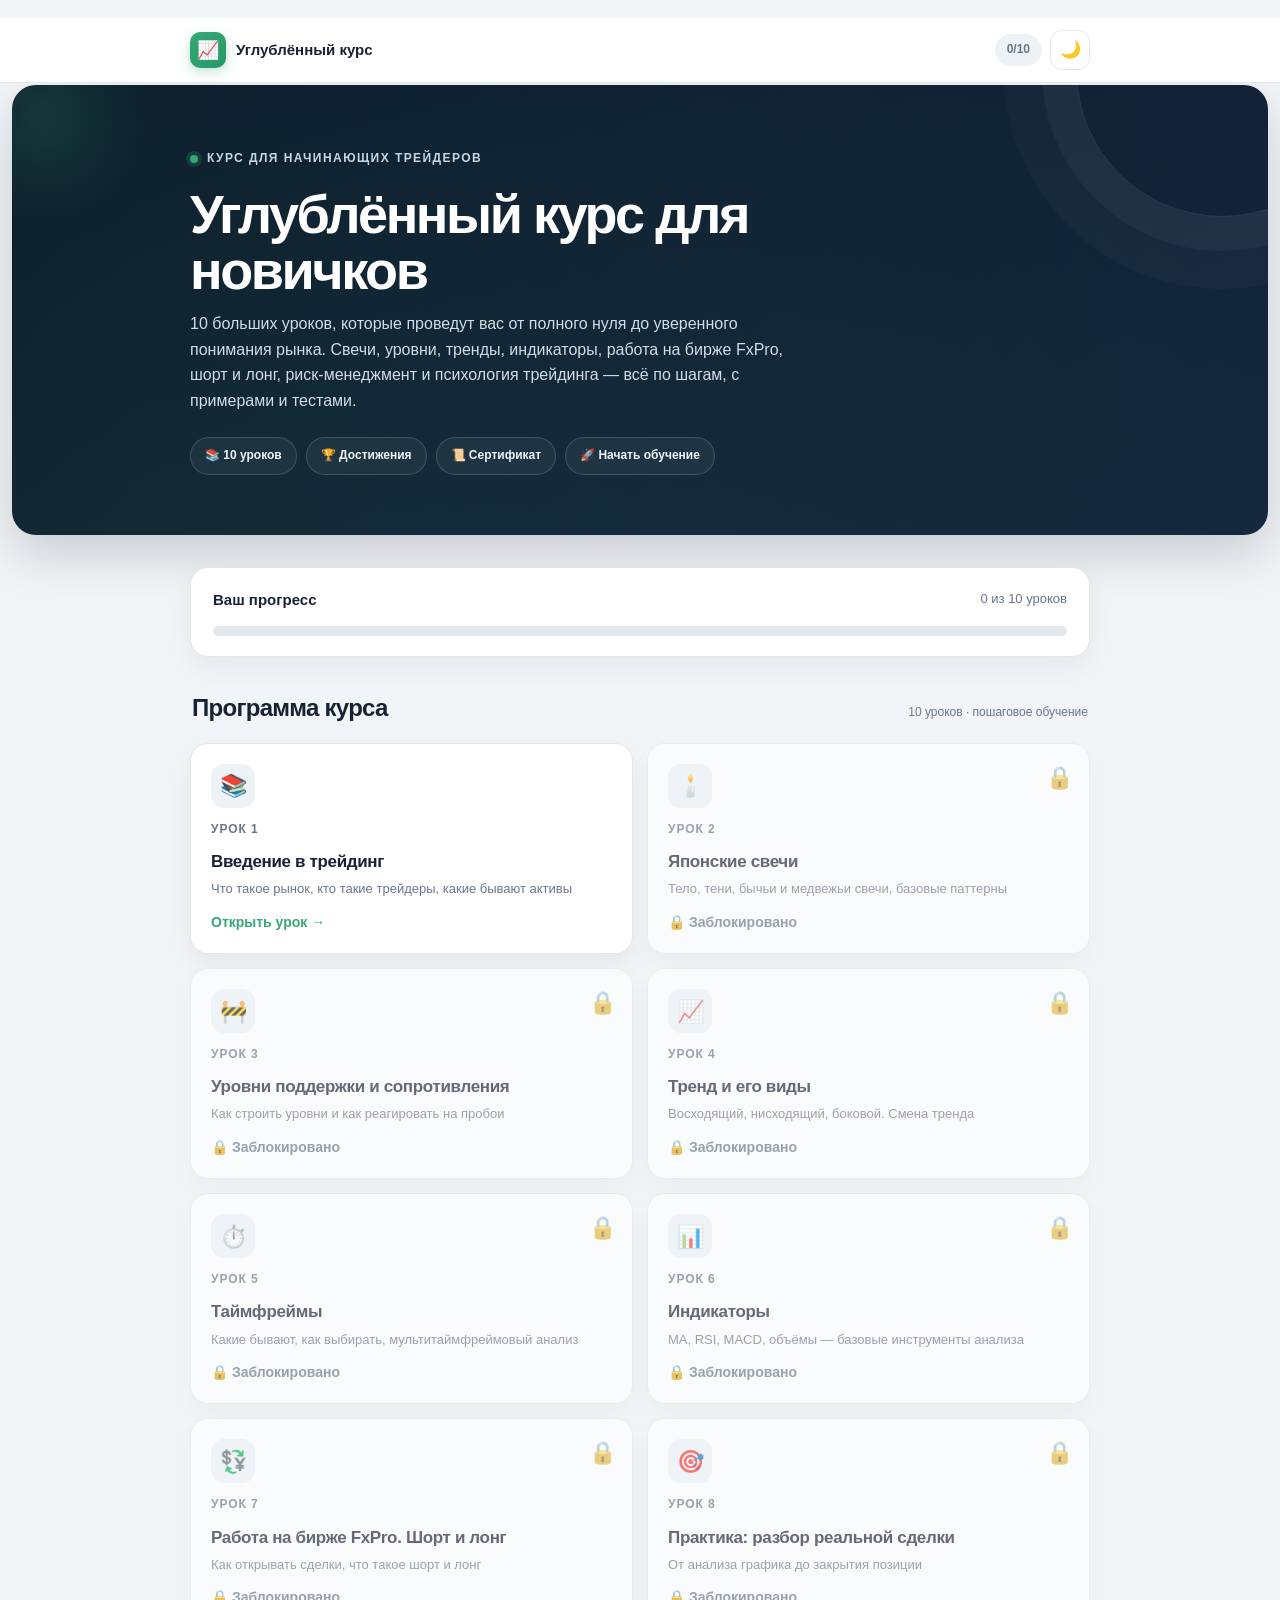
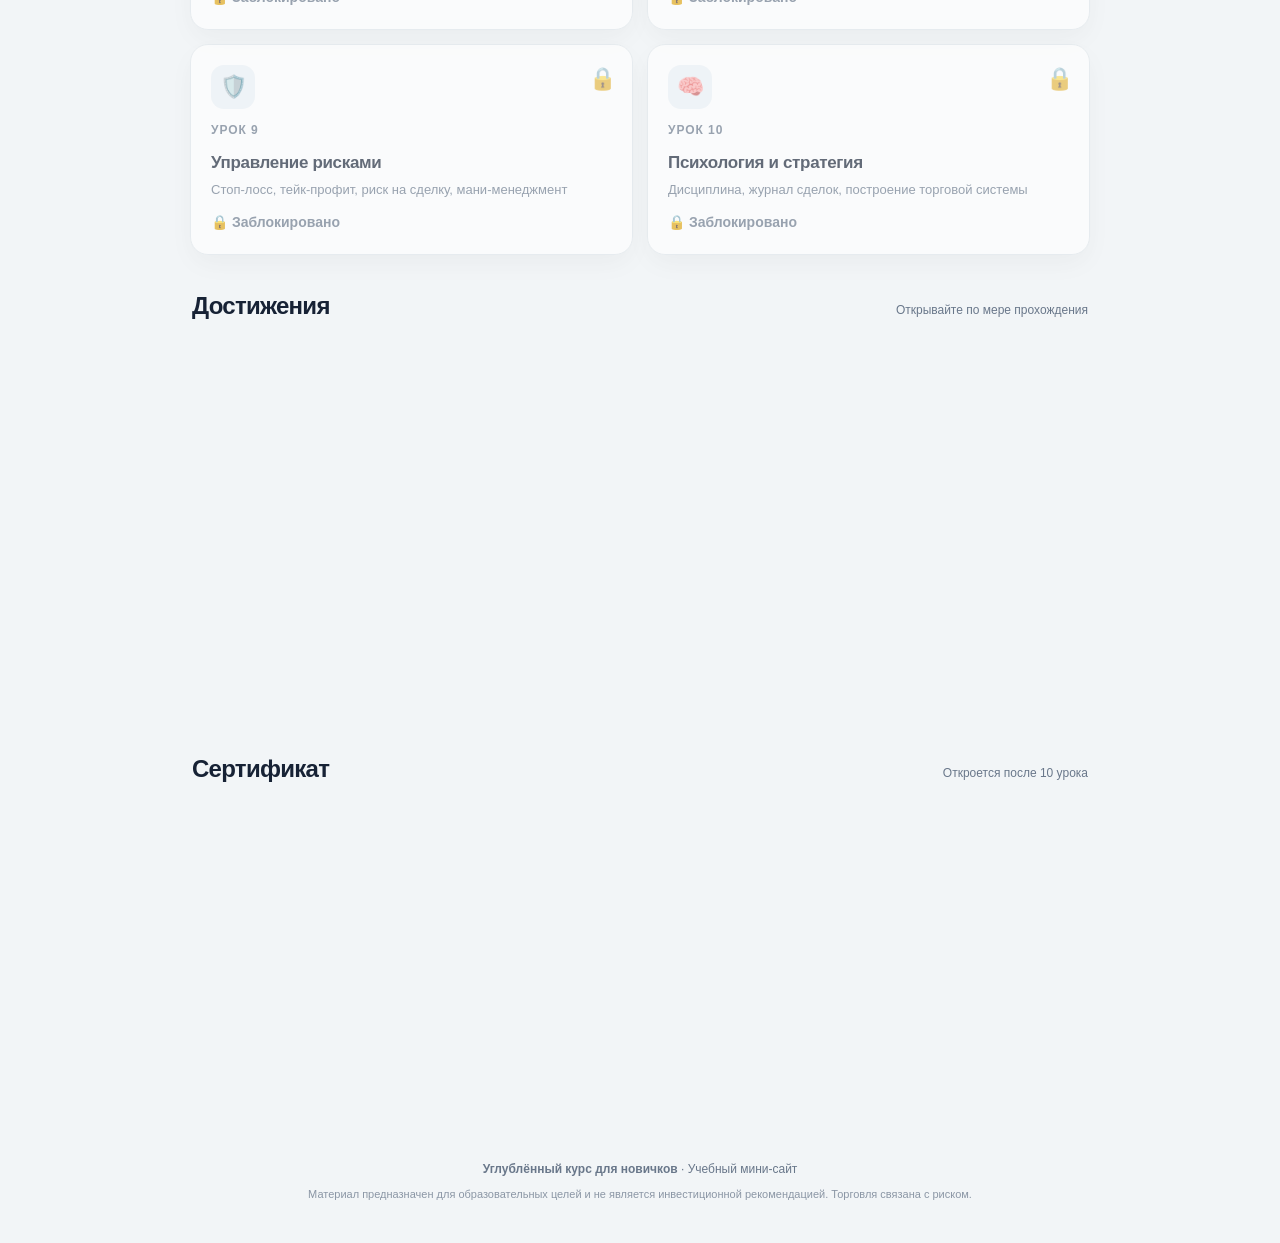
<file: lesson-9.html>
<!DOCTYPE html>
<html lang="ru" data-theme="light">
<head>
  <meta charset="UTF-8">
  <meta name="viewport" content="width=device-width, initial-scale=1">
  <meta name="theme-color" content="#0b1728">
  <meta name="description" content="Урок 9. Управление рисками — стоп-лосс, тейк-профит, риск на сделку, мани-менеджмент.">
  <title>Урок 9. Управление рисками — Углублённый курс</title>
  <link rel="stylesheet" href="css/style.css">
</head>
<body data-lesson-number="9">

  <header class="top-bar">
    <div class="container top-bar-inner">
      <a href="index.html" class="top-bar-logo">
        <span class="top-bar-logo-icon">📈</span>
        <span>Углублённый курс</span>
      </a>
      <div class="top-bar-actions">
        <span class="top-bar-progress" id="topBarProgress">0/10</span>
        <button class="theme-toggle" type="button" aria-label="Переключить тему">🌙</button>
      </div>
    </div>
  </header>

  <main class="container-narrow">

    <div class="lesson-nav-top">
      <a href="lesson-8.html">← Урок 8</a>
      <span class="lesson-counter">Урок 9 из 10</span>
      <a href="lesson-10.html" class="next">Далее →</a>
    </div>

    <div class="lesson-header">
      <div class="lesson-header-icon">🛡️</div>
      <h1>Управление рисками</h1>
      <p>Стоп-лосс, тейк-профит, риск на сделку и мани-менеджмент. Как не потерять депозит.</p>
    </div>

    <article class="lesson-content-card">

      <h2>Почему это самый важный урок</h2>
      <p>
        Трейдеры теряют деньги не потому, что плохо анализируют графики. А потому,
        что <b>не умеют управлять рисками</b>. Можно ошибаться в 60% сделок и при этом
        быть прибыльным — если правильно управлять рисками. И наоборот, можно угадывать
        в 90% сделок и потерять всё из-за одной неудачной позиции.
      </p>

      <div class="tip green">
        <span class="tip-title">💡 Золотое правило</span>
        Ваша задача — <b>не заработать как можно больше</b>, а <b>сохранить депозит</b>.
        Прибыль придёт сама, если вы не теряете деньги.
      </div>

      <h2>Стоп-лосс</h2>
      <p>
        <b>Стоп-лосс (SL)</b> — это ордер, который автоматически закрывает сделку
        при достижении определённой цены. Он ограничивает ваш убыток.
      </p>
      <p>Правила стоп-лосса:</p>
      <ul>
        <li>Ставится <b>всегда</b>, до открытия сделки.</li>
        <li>Ставится <b>за уровнем</b> — где он логически обоснован.</li>
        <li>Никогда не двигается против вас (только в сторону прибыли).</li>
        <li>Рассчитывается от размера риска на сделку.</li>
      </ul>

      <div class="tip warning">
        <span class="tip-title">⚠️ Главная ошибка новичков</span>
        «Пересижу убыток» — самая опасная мысль в трейдинге. Если цена пробила уровень,
        где должен был стоять стоп, — сделка не сработала. Не надо её «спасать».
        Закрывайте и идите дальше.
      </div>

      <h2>Тейк-профит</h2>
      <p>
        <b>Тейк-профит (TP)</b> — ордер, который закрывает сделку при достижении
        целевой цены. Он фиксирует прибыль автоматически.
      </p>
      <p>Хорошая практика — ставить <b>несколько тейк-профитов</b>:</p>
      <ul>
        <li>TP1 — ближняя цель, закрываем 30–50% позиции.</li>
        <li>TP2 — основная цель, закрываем ещё 30%.</li>
        <li>TP3 — дальняя цель, держим остаток.</li>
      </ul>

      <div class="lesson-image-wrap">
        <img src="images/course-22.jpg"
             alt="Схема Stop Loss и Take Profit на графике"
             loading="lazy"
             onerror="this.parentElement.style.display='none'">
        <div class="lesson-image-caption">Stop Loss и Take Profit — зоны ограничения убытка и фиксации прибыли</div>
      </div>

      <h2>Риск на сделку</h2>
      <p>
        <b>Риск на сделку</b> — это сколько денег с депозита вы готовы потерять,
        если сработает стоп-лосс.
      </p>

      <p>Классические правила:</p>
      <ul>
        <li><b>1% от депозита</b> — консервативный подход (для новичков).</li>
        <li><b>2% от депозита</b> — стандарт для опытных трейдеров.</li>
        <li><b>3%+</b> — агрессивный подход (не рекомендуется новичкам).</li>
      </ul>

      <div class="tip">
        <span class="tip-title">📌 Пример</span>
        Депозит $1000. Риск на сделку — 1% = $10. Если стоп-лосс 10 пунктов —
        размер позиции рассчитывается так, чтобы при срабатывании стопа потерять
        ровно $10. И ни долларом больше.
      </div>

      <h2>Соотношение риск/прибыль</h2>
      <p>
        Каждая сделка должна иметь <b>потенциальную прибыль больше риска</b>.
        Минимум — 1:2. Хорошо — 1:3 и выше.
      </p>
      <ul>
        <li>Риск 1:1 — невыгодно на длинной дистанции.</li>
        <li>Риск 1:2 — приемлемо.</li>
        <li>Риск 1:3 — отлично.</li>
        <li>Риск 1:5 — идеально, но встречается редко.</li>
      </ul>

      <h2>Мани-менеджмент</h2>
      <p>Правила, которые сохранят ваш депозит:</p>
      <ol>
        <li>Не рискуйте более 1–2% на сделку.</li>
        <li>Не открывайте больше 2–3 сделок одновременно.</li>
        <li>Никогда не усредняйте убыточную позицию.</li>
        <li>При серии из 3 убытков подряд — сделайте паузу на день.</li>
        <li>Ведите журнал сделок, чтобы видеть свою статистику.</li>
        <li>Никогда не торгуйте на деньги, которые не готовы потерять.</li>
      </ol>

      <div class="tip gold">
        <span class="tip-title">🏆 Совет дня</span>
        Посчитайте: сколько вы готовы потерять в одной сделке? Это ваш риск. Умножьте
        на 3 — это минимальная цель по прибыли. Если сделка не даёт такого соотношения —
        не входите.
      </div>

      <h2>Что важно уяснить из урока</h2>
      <ul>
        <li>Стоп-лосс — обязателен всегда.</li>
        <li>Риск на сделку — 1–2% от депозита.</li>
        <li>Риск/прибыль — минимум 1:2.</li>
        <li>Несколько тейк-профитов — грамотный подход.</li>
        <li>Дисциплина важнее прибыли.</li>
      </ul>

    </article>

    <section class="quiz-block">
      <h2>📝 Мини-тест по уроку</h2>
      <p class="quiz-intro">Ответьте на 4 вопроса, чтобы закрепить материал.</p>

      <form id="quizForm">
        <fieldset class="quiz-question">
          <legend>1. Что такое стоп-лосс?</legend>
          <label class="answer"><input type="radio" name="q1" value="a"> Ордер, закрывающий сделку с убытком</label>
          <label class="answer"><input type="radio" name="q1" value="b"> Ордер, закрывающий сделку с прибылью</label>
          <label class="answer"><input type="radio" name="q1" value="c"> Тип графика</label>
        </fieldset>

        <fieldset class="quiz-question">
          <legend>2. Какой процент от депозита рекомендуется рисковать на сделку?</legend>
          <label class="answer"><input type="radio" name="q2" value="a"> 10–20%</label>
          <label class="answer"><input type="radio" name="q2" value="b"> 1–2%</label>
          <label class="answer"><input type="radio" name="q2" value="c"> 50%</label>
        </fieldset>

        <fieldset class="quiz-question">
          <legend>3. Какое соотношение риск/прибыль минимально приемлемо?</legend>
          <label class="answer"><input type="radio" name="q3" value="a"> 1:1</label>
          <label class="answer"><input type="radio" name="q3" value="b"> 1:2</label>
          <label class="answer"><input type="radio" name="q3" value="c"> 1:0.5</label>
        </fieldset>

        <fieldset class="quiz-question">
          <legend>4. Что делать при серии из 3 убытков подряд?</legend>
          <label class="answer"><input type="radio" name="q4" value="a"> Увеличить риск, чтобы отбить</label>
          <label class="answer"><input type="radio" name="q4" value="b"> Сделать паузу на день</label>
          <label class="answer"><input type="radio" name="q4" value="c"> Открыть ещё 5 сделок</label>
        </fieldset>

        <button type="submit" class="btn btn-primary btn-block">Проверить ответы</button>
        <div class="quiz-result" id="quizResult" aria-live="polite"></div>
        <button type="button" class="btn btn-success btn-block" id="retryQuizBtn" style="display:none;margin-top:10px">Попробовать ещё раз</button>
      </form>
    </section>

    <button type="button" class="btn btn-success btn-block" id="completeBtn" style="margin-bottom:20px">Отметить урок пройденным</button>

    <div class="lesson-nav-bottom">
      <a href="lesson-8.html">
        <small>← Предыдущий</small>
        <strong>Урок 8. Практика: разбор реальной сделки</strong>
      </a>
      <a href="lesson-10.html" class="next">
        <small>Следующий →</small>
        <strong>Урок 10. Психология и стратегия</strong>
      </a>
    </div>

  </main>

  <footer>
    <div class="container">
      <p style="margin:0 0 6px"><b>Углублённый курс для новичков</b> · Учебный мини-сайт</p>
      <p style="margin:0;font-size:11px;opacity:.75">Материал предназначен для образовательных целей и не является инвестиционной рекомендацией.</p>
    </div>
  </footer>

  <button class="scroll-top" id="scrollTop" type="button" aria-label="Наверх">↑</button>

  <script>
    window.QUIZ_ANSWERS = { q1: "a", q2: "b", q3: "b", q4: "b" };
  </script>
  <script src="js/script.js"></script>

</body>
</html>
</file>
<file: css/style.css>
/* ============================================
   УГЛУБЛЁННЫЙ КУРС ДЛЯ НОВИЧКОВ — ОБЩИЕ СТИЛИ
   ============================================ */

:root {
  --navy: #0b1728;
  --navy-2: #14263d;
  --navy-3: #203a52;
  --green: #36a875;
  --green-dark: #1e6847;
  --green-soft: #e8f5ee;
  --ink: #172235;
  --muted: #69778a;
  --bg: #f2f5f7;
  --card: #ffffff;
  --line: #e1e7eb;
  --blue-soft: #edf2f7;
  --red-soft: #fff0ef;
  --red: #bd514c;
  --gold: #d4a017;
  --gold-soft: #fff8e5;
  --radius: 18px;
  --radius-sm: 12px;
  --radius-lg: 24px;
  --shadow: 0 10px 28px rgba(11, 23, 40, .06);
  --shadow-hover: 0 24px 48px rgba(11, 23, 40, .16);
  --transition: all 0.35s cubic-bezier(0.34, 1.56, 0.64, 1);
  --transition-smooth: all 0.3s ease;
}

/* Тёмная тема */
[data-theme="dark"] {
  --navy: #f0f4f8;
  --navy-2: #e0e8f0;
  --navy-3: #cbd6e0;
  --ink: #e8eef4;
  --muted: #8a96a8;
  --bg: #0d1520;
  --card: #1a2635;
  --line: #2a3a4d;
  --blue-soft: #1e2d40;
  --green-soft: #1a3d2e;
  --red-soft: #3d1e1e;
  --gold-soft: #3d2f0e;
}

* { box-sizing: border-box; }
html { scroll-behavior: smooth; }

body {
  margin: 0;
  color: var(--ink);
  background: var(--bg);
  font-family: -apple-system, BlinkMacSystemFont, "Segoe UI", Roboto, Helvetica, Arial, sans-serif;
  line-height: 1.6;
  -webkit-font-smoothing: antialiased;
  overflow-x: hidden;
  transition: background .3s ease, color .3s ease;
}

button, input { font: inherit; }

.container {
  width: min(100% - 32px, 900px);
  margin: 0 auto;
}

.container-narrow {
  width: min(100% - 32px, 720px);
  margin: 0 auto;
}

/* ============================================
   ШАПКА С НАВИГАЦИЕЙ
   ============================================ */

.top-bar {
  position: sticky;
  top: 0;
  z-index: 50;
  background: var(--card);
  border-bottom: 1px solid var(--line);
  backdrop-filter: blur(10px);
  transition: var(--transition-smooth);
}

.top-bar-inner {
  display: flex;
  align-items: center;
  justify-content: space-between;
  gap: 16px;
  padding: 12px 0;
}

.top-bar-logo {
  display: flex;
  align-items: center;
  gap: 10px;
  color: var(--ink);
  font-weight: 800;
  font-size: 15px;
  text-decoration: none;
  transition: var(--transition-smooth);
}

.top-bar-logo:hover {
  color: var(--green);
  transform: scale(1.03);
}

.top-bar-logo-icon {
  display: grid;
  width: 36px;
  height: 36px;
  place-items: center;
  border-radius: 10px;
  background: linear-gradient(135deg, var(--green), #269866);
  color: #fff;
  font-size: 18px;
  box-shadow: 0 4px 12px rgba(54, 168, 117, .3);
}

.top-bar-actions {
  display: flex;
  align-items: center;
  gap: 8px;
}

.theme-toggle {
  display: grid;
  width: 40px;
  height: 40px;
  place-items: center;
  border: 1px solid var(--line);
  border-radius: 12px;
  background: var(--card);
  color: var(--ink);
  font-size: 17px;
  cursor: pointer;
  transition: var(--transition);
}

.theme-toggle:hover {
  background: var(--blue-soft);
  transform: scale(1.08) rotate(15deg);
  border-color: var(--green);
}

.top-bar-progress {
  font-size: 12px;
  color: var(--muted);
  padding: 6px 12px;
  border-radius: 999px;
  background: var(--blue-soft);
  font-weight: 700;
}

/* ============================================
   ГЛАВНАЯ ШАПКА (HERO)
   ============================================ */

.hero {
  position: relative;
  overflow: hidden;
  padding: 60px 0 60px;
  color: #fff;
  margin: 0 12px;
  border-radius: var(--radius-lg);
  background:
    radial-gradient(circle at 90% 5%, rgba(54, 168, 117, .3), transparent 40%),
    radial-gradient(circle at 10% 90%, rgba(54, 168, 117, .15), transparent 50%),
    linear-gradient(130deg, #0b1728, #14263d 50%, #174334);
  background-size: 200% 200%;
  animation: gradientShift 15s ease infinite;
  box-shadow: 0 20px 50px rgba(11, 23, 40, .18);
  margin-top: 20px;
}

@keyframes gradientShift {
  0%, 100% { background-position: 0% 50%; }
  50% { background-position: 100% 50%; }
}

.hero::before {
  position: absolute;
  top: -80px;
  left: -80px;
  width: 220px;
  height: 220px;
  border-radius: 50%;
  background: radial-gradient(circle, rgba(54, 168, 117, .18), transparent 70%);
  animation: floatBlob 12s ease-in-out infinite;
  content: "";
  pointer-events: none;
}

.hero::after {
  position: absolute;
  top: -160px;
  right: -100px;
  width: 290px;
  height: 290px;
  border: 1px solid rgba(255, 255, 255, .11);
  border-radius: 50%;
  box-shadow:
    0 0 0 34px rgba(255, 255, 255, .035),
    0 0 0 72px rgba(255, 255, 255, .025);
  content: "";
  pointer-events: none;
  animation: floatBlob 18s ease-in-out infinite reverse;
}

@keyframes floatBlob {
  0%, 100% { transform: translate(0, 0) scale(1); }
  50% { transform: translate(30px, -30px) scale(1.08); }
}

.hero-content { position: relative; z-index: 1; }

.eyebrow {
  display: inline-flex;
  align-items: center;
  gap: 9px;
  color: #c6d5e4;
  font-size: 12px;
  font-weight: 750;
  letter-spacing: .12em;
  text-transform: uppercase;
  animation: fadeInUp 0.7s ease both;
}

.eyebrow-dot {
  width: 8px;
  height: 8px;
  border-radius: 50%;
  background: var(--green);
  box-shadow: 0 0 0 4px rgba(54, 168, 117, .2);
  animation: pulseDot 2s ease-in-out infinite;
}

@keyframes pulseDot {
  0%, 100% { box-shadow: 0 0 0 4px rgba(54, 168, 117, .2); }
  50% { box-shadow: 0 0 0 8px rgba(54, 168, 117, .08); }
}

h1 {
  max-width: 700px;
  margin: 15px 0 12px;
  font-size: clamp(34px, 8vw, 54px);
  line-height: 1.05;
  letter-spacing: -.045em;
  animation: fadeInUp 0.7s 0.1s ease both;
}

.hero-description {
  max-width: 620px;
  margin: 0;
  color: #d2dce7;
  font-size: 16px;
  animation: fadeInUp 0.7s 0.2s ease both;
}

.hero-tags {
  display: flex;
  flex-wrap: wrap;
  gap: 9px;
  margin-top: 24px;
  animation: fadeInUp 0.7s 0.3s ease both;
}

.hero-tags a, .hero-tags span {
  display: inline-flex;
  align-items: center;
  gap: 6px;
  padding: 8px 14px;
  border: 1px solid rgba(255, 255, 255, .16);
  border-radius: 999px;
  color: #eef4f8;
  background: rgba(255, 255, 255, .05);
  font-size: 12px;
  font-weight: 600;
  text-decoration: none;
  backdrop-filter: blur(4px);
  transition: var(--transition-smooth);
  cursor: pointer;
}

.hero-tags a:hover {
  background: rgba(54, 168, 117, .3);
  border-color: rgba(54, 168, 117, .7);
  color: #fff;
  transform: translateY(-3px) scale(1.06);
  box-shadow: 0 10px 24px rgba(54, 168, 117, .3);
}

@keyframes fadeInUp {
  from { opacity: 0; transform: translateY(20px); }
  to { opacity: 1; transform: translateY(0); }
}

/* ============================================
   ОСНОВНОЙ КОНТЕНТ
   ============================================ */

main { padding: 32px 0 60px; }

/* ============================================
   КАРТОЧКА ПРОГРЕССА
   ============================================ */

.progress-card {
  padding: 20px 22px;
  border: 1px solid var(--line);
  border-radius: var(--radius);
  background: var(--card);
  box-shadow: var(--shadow);
  transition: var(--transition);
  margin-bottom: 20px;
}

.progress-card:hover {
  box-shadow: var(--shadow-hover);
  transform: translateY(-3px);
}

.progress-top {
  display: flex;
  justify-content: space-between;
  align-items: center;
  gap: 12px;
}

.progress-top strong { font-size: 15px; }
.progress-top span { color: var(--muted); font-size: 13px; }

.progress-track {
  height: 10px;
  margin-top: 14px;
  overflow: hidden;
  border-radius: 999px;
  background: var(--line);
  position: relative;
}

.progress-fill {
  display: block;
  width: 0;
  height: 100%;
  border-radius: inherit;
  background: linear-gradient(90deg, #269866, #60c18e, #269866);
  background-size: 200% 100%;
  transition: width .6s cubic-bezier(0.4, 0, 0.2, 1);
  animation: shimmer 3s linear infinite;
  box-shadow: 0 0 12px rgba(54, 168, 117, .5);
}

@keyframes shimmer {
  0% { background-position: 0% 0%; }
  100% { background-position: 200% 0%; }
}

/* ============================================
   ЗАГОЛОВКИ СЕКЦИЙ
   ============================================ */

.section-heading {
  display: flex;
  justify-content: space-between;
  align-items: baseline;
  gap: 12px;
  margin: 32px 2px 16px;
  scroll-margin-top: 80px;
}

.section-heading h2 {
  margin: 0;
  font-size: 24px;
  letter-spacing: -.03em;
}

.section-heading span {
  color: var(--muted);
  font-size: 12px;
}

/* ============================================
   СЕТКА УРОКОВ (10 КАРТОЧЕК)
   ============================================ */

.lessons-grid {
  display: grid;
  grid-template-columns: repeat(2, 1fr);
  gap: 14px;
}

@media (max-width: 640px) {
  .lessons-grid { grid-template-columns: 1fr; }
}

.lesson-card {
  position: relative;
  display: flex;
  flex-direction: column;
  padding: 20px;
  border: 1px solid var(--line);
  border-radius: var(--radius);
  background: var(--card);
  box-shadow: var(--shadow);
  text-decoration: none;
  color: var(--ink);
  transition: var(--transition);
  overflow: hidden;
  min-height: 180px;
}

.lesson-card::before {
  content: "";
  position: absolute;
  top: 0;
  left: 0;
  right: 0;
  height: 4px;
  background: linear-gradient(90deg, var(--green), #60c18e);
  transform: scaleX(0);
  transform-origin: left;
  transition: transform .4s ease;
}

.lesson-card:hover::before {
  transform: scaleX(1);
}

.lesson-card:hover {
  transform: translateY(-6px) scale(1.02);
  box-shadow: var(--shadow-hover);
  border-color: var(--green);
}

.lesson-card.locked {
  opacity: .65;
  cursor: not-allowed;
  position: relative;
}

.lesson-card.locked::after {
  content: "🔒";
  position: absolute;
  top: 16px;
  right: 16px;
  font-size: 22px;
  opacity: .8;
}

.lesson-card.locked:hover {
  transform: none;
  border-color: var(--line);
  box-shadow: var(--shadow);
}

.lesson-card.completed {
  border-color: var(--green);
  background: linear-gradient(135deg, var(--green-soft), var(--card));
}

.lesson-card.completed::after {
  content: "✓";
  position: absolute;
  top: 16px;
  right: 16px;
  display: grid;
  width: 30px;
  height: 30px;
  place-items: center;
  border-radius: 50%;
  background: var(--green);
  color: #fff;
  font-size: 16px;
  font-weight: 800;
  box-shadow: 0 4px 12px rgba(54, 168, 117, .4);
}

.lesson-card-number {
  display: inline-flex;
  align-items: center;
  gap: 8px;
  margin-bottom: 12px;
  font-size: 12px;
  font-weight: 800;
  color: var(--muted);
  letter-spacing: .08em;
  text-transform: uppercase;
}

.lesson-card-icon {
  display: grid;
  width: 44px;
  height: 44px;
  place-items: center;
  border-radius: 13px;
  background: var(--blue-soft);
  font-size: 22px;
  margin-bottom: 12px;
  transition: var(--transition);
}

.lesson-card:hover .lesson-card-icon {
  transform: rotate(-8deg) scale(1.12);
  background: var(--green-soft);
}

.lesson-card h3 {
  margin: 0 0 6px;
  font-size: 17px;
  line-height: 1.3;
  letter-spacing: -.02em;
  transition: var(--transition-smooth);
}

.lesson-card:hover h3 {
  color: var(--green-dark);
}

.lesson-card p {
  margin: 0;
  color: var(--muted);
  font-size: 13px;
  line-height: 1.5;
  flex: 1;
}

.lesson-card-arrow {
  margin-top: 12px;
  color: var(--green);
  font-size: 14px;
  font-weight: 700;
  transition: var(--transition-smooth);
  display: inline-flex;
  align-items: center;
  gap: 5px;
}

.lesson-card:hover .lesson-card-arrow {
  gap: 10px;
}

/* ============================================
   СТРАНИЦА УРОКА
   ============================================ */

.lesson-nav-top {
  display: flex;
  justify-content: space-between;
  align-items: center;
  gap: 12px;
  padding: 16px 0;
  margin-bottom: 8px;
}

.lesson-nav-top a {
  display: inline-flex;
  align-items: center;
  gap: 6px;
  color: var(--muted);
  text-decoration: none;
  font-size: 13px;
  font-weight: 700;
  padding: 8px 14px;
  border-radius: 10px;
  background: var(--card);
  border: 1px solid var(--line);
  transition: var(--transition);
}

.lesson-nav-top a:hover {
  color: var(--green);
  border-color: var(--green);
  transform: translateX(-3px);
}

.lesson-nav-top a.next:hover {
  transform: translateX(3px);
}

.lesson-counter {
  font-size: 12px;
  font-weight: 800;
  color: var(--muted);
  letter-spacing: .08em;
  text-transform: uppercase;
}

.lesson-header {
  padding: 32px 24px;
  border-radius: var(--radius-lg);
  background:
    radial-gradient(circle at 90% 10%, rgba(54, 168, 117, .25), transparent 45%),
    linear-gradient(130deg, #0b1728, #14263d 60%, #174334);
  color: #fff;
  margin-bottom: 24px;
  position: relative;
  overflow: hidden;
  box-shadow: 0 20px 40px rgba(11, 23, 40, .18);
}

.lesson-header::after {
  content: "";
  position: absolute;
  top: -80px;
  right: -60px;
  width: 200px;
  height: 200px;
  border: 1px solid rgba(255, 255, 255, .1);
  border-radius: 50%;
  pointer-events: none;
}

.lesson-header-icon {
  display: grid;
  width: 60px;
  height: 60px;
  place-items: center;
  border-radius: 18px;
  background: rgba(54, 168, 117, .25);
  border: 1px solid rgba(54, 168, 117, .4);
  font-size: 30px;
  margin-bottom: 16px;
  box-shadow: 0 8px 24px rgba(54, 168, 117, .25);
}

.lesson-header h1 {
  font-size: clamp(26px, 6vw, 38px);
  margin: 0 0 10px;
  color: #fff;
  letter-spacing: -.03em;
}

.lesson-header p {
  margin: 0;
  color: #c6d5e4;
  font-size: 15px;
  max-width: 600px;
}

.lesson-content-card {
  padding: 28px 26px;
  border: 1px solid var(--line);
  border-radius: var(--radius);
  background: var(--card);
  box-shadow: var(--shadow);
  margin-bottom: 20px;
}

.lesson-content-card h2 {
  margin: 0 0 14px;
  font-size: 22px;
  letter-spacing: -.02em;
}

.lesson-content-card h3 {
  margin: 22px 0 10px;
  font-size: 17px;
  letter-spacing: -.01em;
}

.lesson-content-card p {
  margin: 0 0 12px;
  font-size: 15px;
  line-height: 1.7;
}

.lesson-content-card ul,
.lesson-content-card ol {
  margin: 10px 0 14px;
  padding-left: 22px;
}

.lesson-content-card li {
  margin: 6px 0;
  font-size: 15px;
  line-height: 1.6;
}

.lesson-content-card b, .lesson-content-card strong {
  color: var(--ink);
  font-weight: 750;
}

.lesson-placeholder {
  padding: 24px;
  border: 2px dashed var(--line);
  border-radius: var(--radius-sm);
  background: var(--blue-soft);
  color: var(--muted);
  text-align: center;
  font-style: italic;
  margin: 16px 0;
}

/* Блоки советов */
.tip {
  margin: 16px 0;
  padding: 14px 18px;
  border-left: 4px solid #496783;
  border-radius: var(--radius-sm);
  color: var(--ink);
  background: var(--blue-soft);
  font-size: 14px;
  line-height: 1.6;
  transition: var(--transition-smooth);
}

.tip:hover {
  transform: translateX(4px);
  box-shadow: 0 6px 16px rgba(11, 23, 40, .08);
}

.tip.green {
  border-left-color: var(--green);
  background: var(--green-soft);
}

.tip.warning {
  border-left-color: var(--red);
  background: var(--red-soft);
}

.tip.gold {
  border-left-color: var(--gold);
  background: var(--gold-soft);
}

.tip-title {
  display: block;
  font-weight: 800;
  margin-bottom: 4px;
  font-size: 13px;
  text-transform: uppercase;
  letter-spacing: .05em;
}

/* Картинка в уроке */
.lesson-image-wrap {
  margin: 20px 0;
  border: 1px solid var(--line);
  border-radius: var(--radius-sm);
  overflow: hidden;
  background: var(--card);
  transition: var(--transition);
}

.lesson-image-wrap:hover {
  box-shadow: var(--shadow-hover);
  transform: scale(1.01);
}

.lesson-image-wrap img {
  display: block;
  width: 100%;
  height: auto;
}

.lesson-image-caption {
  padding: 10px 14px;
  border-top: 1px solid var(--line);
  color: var(--muted);
  background: var(--bg);
  font-size: 12px;
}

/* ============================================
   МИНИ-ТЕСТ В КОНЦЕ УРОКА
   ============================================ */

.quiz-block {
  padding: 24px 22px;
  border: 1px solid var(--line);
  border-radius: var(--radius);
  background: var(--card);
  box-shadow: var(--shadow);
  margin-bottom: 20px;
}

.quiz-block h2 {
  margin: 0 0 6px;
  font-size: 20px;
  letter-spacing: -.02em;
  display: flex;
  align-items: center;
  gap: 10px;
}

.quiz-block .quiz-intro {
  margin: 0 0 18px;
  color: var(--muted);
  font-size: 14px;
}

.quiz-question {
  margin: 0 0 20px;
  padding: 0 0 18px;
  border: 0;
  border-bottom: 1px solid var(--line);
}

.quiz-question:last-of-type {
  border-bottom: 0;
}

.quiz-question legend {
  margin-bottom: 10px;
  font-size: 14px;
  font-weight: 750;
  line-height: 1.5;
}

.answer {
  display: flex;
  align-items: flex-start;
  gap: 10px;
  margin: 6px 0;
  padding: 10px 14px;
  border: 1px solid var(--line);
  border-radius: var(--radius-sm);
  cursor: pointer;
  font-size: 14px;
  transition: var(--transition);
  background: var(--card);
}

.answer:hover {
  background: var(--blue-soft);
  border-color: var(--green);
  transform: translateX(4px);
}

.answer:has(input:checked) {
  border-color: var(--green);
  background: var(--green-soft);
  box-shadow: 0 4px 12px rgba(54, 168, 117, .15);
}

.answer input {
  margin: 4px 0 0;
  accent-color: var(--green);
}

/* ============================================
   КНОПКИ
   ============================================ */

.btn {
  display: inline-flex;
  align-items: center;
  justify-content: center;
  gap: 8px;
  min-height: 46px;
  padding: 12px 20px;
  border: 0;
  border-radius: var(--radius-sm);
  font-size: 14px;
  font-weight: 750;
  cursor: pointer;
  text-decoration: none;
  transition: var(--transition);
  position: relative;
  overflow: hidden;
}

.btn-primary {
  color: #fff;
  background: linear-gradient(135deg, var(--navy), var(--navy-3));
  box-shadow: 0 4px 12px rgba(11, 23, 40, .15);
}

.btn-primary:hover {
  transform: translateY(-3px) scale(1.02);
  box-shadow: 0 12px 28px rgba(11, 23, 40, 0.3);
}

.btn-success {
  color: var(--green-dark);
  background: var(--green-soft);
}

.btn-success:hover {
  background: #d0eade;
  transform: translateY(-3px) scale(1.02);
  box-shadow: 0 8px 20px rgba(54, 168, 117, .25);
}

.btn-success.active {
  color: #fff;
  background: linear-gradient(135deg, var(--green), #4cbd85);
  box-shadow: 0 6px 16px rgba(54, 168, 117, .4);
}

.btn-gold {
  color: #5a3e00;
  background: linear-gradient(135deg, #f5c95c, var(--gold));
  box-shadow: 0 4px 12px rgba(212, 160, 23, .3);
}

.btn-gold:hover {
  transform: translateY(-3px) scale(1.02);
  box-shadow: 0 12px 28px rgba(212, 160, 23, .45);
}

.btn-block {
  width: 100%;
}

/* Результат теста */
.quiz-result {
  display: none;
  margin-top: 16px;
  padding: 16px 18px;
  border-radius: var(--radius-sm);
  font-size: 14px;
  line-height: 1.6;
  animation: fadeIn 0.4s ease;
}

@keyframes fadeIn {
  from { opacity: 0; transform: translateY(5px); }
  to { opacity: 1; transform: translateY(0); }
}

.quiz-result.visible { display: block; }

.quiz-result.success {
  color: var(--green-dark);
  background: var(--green-soft);
  border: 1px solid var(--green);
}

[data-theme="dark"] .quiz-result.success {
  color: #7ee0a8;
}

.quiz-result.again {
  color: #76500c;
  background: #fff5df;
  border: 1px solid #fde68a;
}

[data-theme="dark"] .quiz-result.again {
  color: #f5d58a;
  background: #2a2410;
  border-color: #5a4715;
}

/* ============================================
   НАВИГАЦИЯ УРОКОВ ВНИЗУ
   ============================================ */

.lesson-nav-bottom {
  display: grid;
  grid-template-columns: 1fr 1fr;
  gap: 12px;
  margin-top: 24px;
}

.lesson-nav-bottom a {
  display: flex;
  flex-direction: column;
  padding: 16px 18px;
  border: 1px solid var(--line);
  border-radius: var(--radius);
  background: var(--card);
  text-decoration: none;
  color: var(--ink);
  transition: var(--transition);
  box-shadow: var(--shadow);
}

.lesson-nav-bottom a:hover {
  transform: translateY(-4px);
  box-shadow: var(--shadow-hover);
  border-color: var(--green);
}

.lesson-nav-bottom a.next {
  text-align: right;
}

.lesson-nav-bottom small {
  color: var(--muted);
  font-size: 11px;
  font-weight: 700;
  letter-spacing: .08em;
  text-transform: uppercase;
  margin-bottom: 4px;
}

.lesson-nav-bottom strong {
  font-size: 14px;
  color: var(--ink);
}

.lesson-nav-bottom a:hover strong {
  color: var(--green-dark);
}

/* ============================================
   ДОСТИЖЕНИЯ
   ============================================ */

.achievements-grid {
  display: grid;
  grid-template-columns: repeat(auto-fill, minmax(140px, 1fr));
  gap: 12px;
  margin-top: 12px;
}

.achievement {
  display: flex;
  flex-direction: column;
  align-items: center;
  padding: 18px 12px;
  border: 1px solid var(--line);
  border-radius: var(--radius);
  background: var(--card);
  text-align: center;
  transition: var(--transition);
  opacity: .45;
  filter: grayscale(1);
}

.achievement.unlocked {
  opacity: 1;
  filter: none;
  border-color: var(--gold);
  background: linear-gradient(135deg, var(--gold-soft), var(--card));
  box-shadow: 0 8px 20px rgba(212, 160, 23, .2);
}

.achievement.unlocked:hover {
  transform: translateY(-4px) scale(1.04);
  box-shadow: 0 16px 32px rgba(212, 160, 23, .3);
}

.achievement-icon {
  font-size: 32px;
  margin-bottom: 8px;
}

.achievement-title {
  font-size: 13px;
  font-weight: 800;
  margin-bottom: 4px;
}

.achievement-desc {
  font-size: 11px;
  color: var(--muted);
  line-height: 1.4;
}

/* ============================================
   СТРАНИЦА СЕРТИФИКАТА
   ============================================ */

.certificate-wrap {
  padding: 40px 20px;
  text-align: center;
}

.certificate {
  max-width: 720px;
  margin: 24px auto;
  padding: 48px 40px;
  border: 3px double var(--gold);
  border-radius: var(--radius-lg);
  background:
    radial-gradient(circle at top, rgba(212, 160, 23, .08), transparent 60%),
    var(--card);
  box-shadow: 0 20px 60px rgba(212, 160, 23, .15);
  position: relative;
  animation: certPop .8s cubic-bezier(0.34, 1.56, 0.64, 1) both;
}

@keyframes certPop {
  from { opacity: 0; transform: scale(.9); }
  to { opacity: 1; transform: scale(1); }
}

.certificate::before,
.certificate::after {
  content: "★";
  position: absolute;
  color: var(--gold);
  font-size: 28px;
}

.certificate::before { top: 20px; left: 24px; }
.certificate::after { bottom: 20px; right: 24px; }

.certificate-label {
  font-size: 12px;
  font-weight: 800;
  letter-spacing: .3em;
  text-transform: uppercase;
  color: var(--gold);
  margin-bottom: 8px;
}

.certificate h1 {
  margin: 0 0 8px;
  font-size: clamp(26px, 5vw, 36px);
  color: var(--ink);
  letter-spacing: -.03em;
}

.certificate-subtitle {
  color: var(--muted);
  font-size: 14px;
  margin-bottom: 30px;
}

.certificate-name {
  font-size: 28px;
  font-weight: 800;
  color: var(--green-dark);
  border-bottom: 2px solid var(--gold);
  padding-bottom: 6px;
  margin: 20px auto 30px;
  max-width: 400px;
  font-style: italic;
}

.certificate-text {
  font-size: 15px;
  line-height: 1.7;
  color: var(--ink);
  margin-bottom: 30px;
}

.certificate-footer {
  display: flex;
  justify-content: space-between;
  align-items: flex-end;
  margin-top: 40px;
  padding-top: 24px;
  border-top: 1px solid var(--line);
  font-size: 12px;
  color: var(--muted);
}

.certificate-signature {
  text-align: left;
}

.certificate-signature strong {
  display: block;
  font-size: 14px;
  color: var(--ink);
}

.certificate-date {
  text-align: right;
}

/* ============================================
   ФИНАЛЬНАЯ КАРТОЧКА / ЗАВЕРШЕНИЕ
   ============================================ */

.completion-card {
  padding: 28px 24px;
  border: 1px solid var(--line);
  border-radius: var(--radius);
  background: linear-gradient(135deg, var(--green-soft), var(--card));
  box-shadow: var(--shadow);
  text-align: center;
  margin-top: 20px;
}

.completion-icon {
  display: grid;
  width: 60px;
  height: 60px;
  margin: 0 auto 14px;
  place-items: center;
  border-radius: 18px;
  color: #fff;
  background: linear-gradient(135deg, var(--green), #4cbd85);
  font-size: 28px;
  font-weight: 800;
  box-shadow: 0 8px 24px rgba(54, 168, 117, .35);
}

.completion-card h2 {
  margin: 0 0 8px;
  font-size: 22px;
}

.completion-card p {
  margin: 0 0 18px;
  color: var(--muted);
  font-size: 14px;
}

/* ============================================
   КНОПКА "НАВЕРХ"
   ============================================ */

.scroll-top {
  position: fixed;
  bottom: 24px;
  right: 24px;
  width: 48px;
  height: 48px;
  border: 0;
  border-radius: 50%;
  color: #fff;
  background: linear-gradient(135deg, var(--green), #269866);
  font-size: 20px;
  cursor: pointer;
  box-shadow: 0 8px 24px rgba(54, 168, 117, .4);
  opacity: 0;
  visibility: hidden;
  transform: translateY(20px);
  transition: var(--transition);
  z-index: 100;
  display: grid;
  place-items: center;
}

.scroll-top.visible {
  opacity: 1;
  visibility: visible;
  transform: translateY(0);
}

.scroll-top:hover {
  transform: translateY(-6px) scale(1.1);
}

/* ============================================
   АНИМАЦИЯ ПОЯВЛЕНИЯ ПРИ СКРОЛЛЕ
   ============================================ */

.reveal {
  opacity: 0;
  transform: translateY(24px);
  transition: opacity .7s ease, transform .7s cubic-bezier(0.34, 1.56, 0.64, 1);
}

.reveal.visible {
  opacity: 1;
  transform: translateY(0);
}

/* ============================================
   УВЕДОМЛЕНИЕ (TOAST) ПРИ ДОСТИЖЕНИИ
   ============================================ */

.toast {
  position: fixed;
  bottom: 90px;
  right: 24px;
  max-width: 340px;
  padding: 16px 20px;
  border-radius: var(--radius);
  background: linear-gradient(135deg, var(--gold), #b8860b);
  color: #fff;
  font-size: 14px;
  box-shadow: 0 12px 32px rgba(212, 160, 23, .4);
  z-index: 200;
  transform: translateX(400px);
  transition: transform .5s cubic-bezier(0.34, 1.56, 0.64, 1);
}

.toast.show {
  transform: translateX(0);
}

.toast-title {
  font-weight: 800;
  display: block;
  margin-bottom: 4px;
}

/* ============================================
   ПОДВАЛ
   ============================================ */

footer {
  padding: 30px 8px 40px;
  color: var(--muted);
  font-size: 12px;
  text-align: center;
}

footer a {
  color: var(--green);
  text-decoration: none;
  font-weight: 700;
}

footer a:hover {
  text-decoration: underline;
}

/* ============================================
   АДАПТИВ
   ============================================ */

@media (max-width: 640px) {
  .hero {
    padding: 40px 0 44px;
    margin: 0 8px;
    border-radius: var(--radius);
  }
  .lesson-header {
    padding: 24px 20px;
    border-radius: var(--radius);
  }
  .lesson-content-card {
    padding: 20px 18px;
  }
  .quiz-block {
    padding: 20px 16px;
  }
  .certificate {
    padding: 32px 22px;
  }
  .lesson-nav-bottom {
    grid-template-columns: 1fr;
  }
  .top-bar-logo span:not(.top-bar-logo-icon) {
    display: none;
  }
}

/* Уменьшенная анимация для пользователей */
@media (prefers-reduced-motion: reduce) {
  *, *::before, *::after {
    animation-duration: 0.01ms !important;
    animation-iteration-count: 1 !important;
    transition-duration: 0.01ms !important;
  }
}

/* ============================================
   ПЕЧАТЬ СЕРТИФИКАТА
   ============================================ */

@media print {
  /* Скрываем всё лишнее */
  .top-bar,
  footer,
  .lesson-nav-top,
  .scroll-top,
  .theme-toggle,
  .btn,
  button {
    display: none !important;
  }

  /* Убираем фон body */
  body {
    background: #fff !important;
    color: #000 !important;
  }

  /* Сертификат — на всю страницу */
  .certificate-wrap {
    padding: 0 !important;
  }

  .certificate {
    border: 3px double #d4a017 !important;
    box-shadow: none !important;
    page-break-inside: avoid;
    max-width: 100% !important;
    margin: 0 !important;
  }

  /* Цвета сохраняем */
  .certificate-label,
  .certificate-name {
    -webkit-print-color-adjust: exact;
    print-color-adjust: exact;
  }
}
</file>
